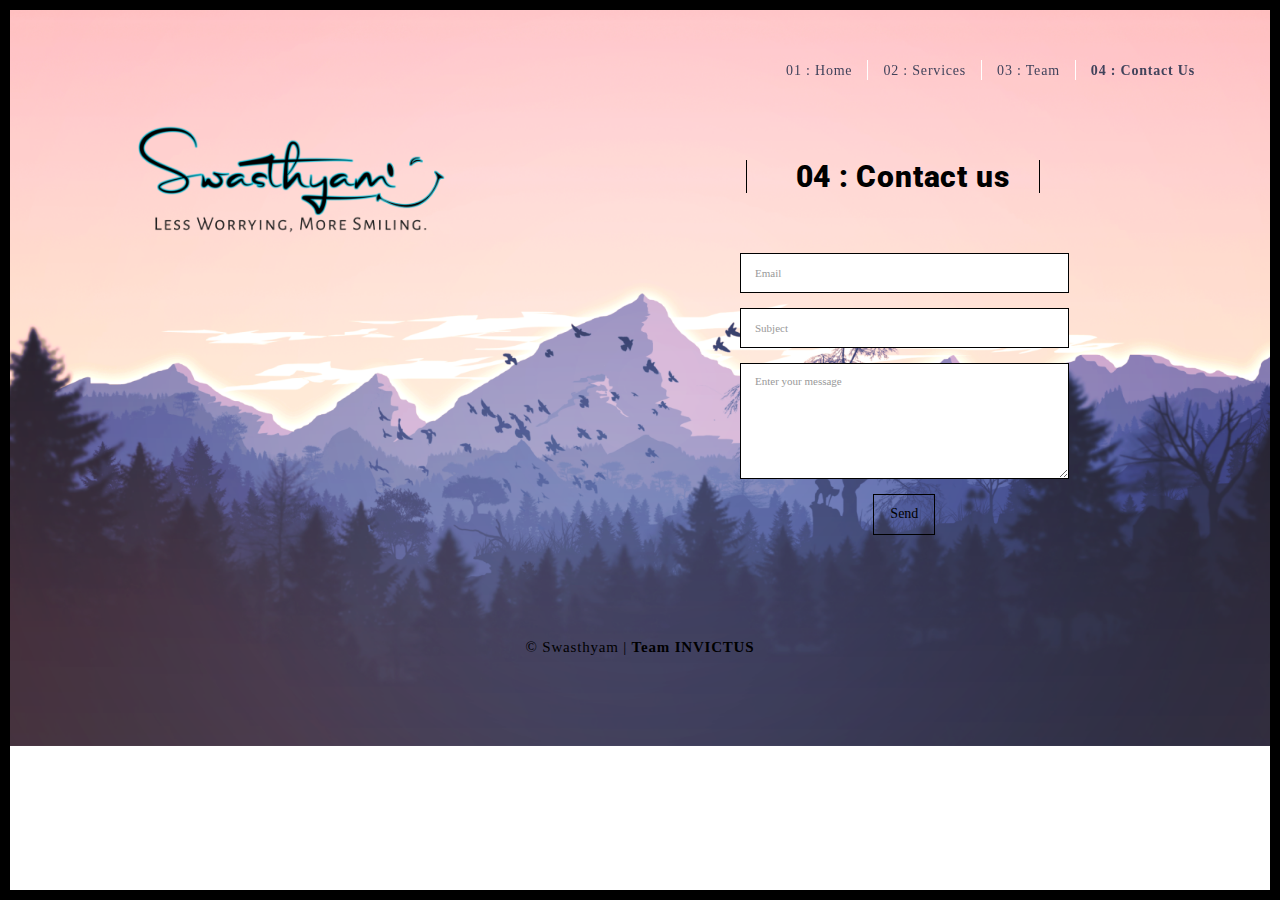
<file: contact.html>
<!DOCTYPE html>
<html lang="en">

<head>
  <meta charset="UTF-8">
  <meta content="IE=edge" http-equiv="X-UA-Compatible">
  <meta content="width=device-width,initial-scale=1" name="viewport">
  <meta content="description" name="description">
  <meta name="google" content="notranslate" />
  <meta content="Mashup templates have been developped by Orson.io team" name="author">

  <!-- Disable tap highlight on IE -->
  <meta name="msapplication-tap-highlight" content="no">

  <!-- Favicons -->
  <link href="assets/favicon.ico" rel="icon" sizes="16x16">

  <title>Contact</title>

  <link href="./main.3f6952e4.css" rel="stylesheet"></head>

<body class="">
<div id="site-border-left"></div>
<div id="site-border-right"></div>
<div id="site-border-top"></div>
<div id="site-border-bottom"></div>
<!-- Add your content of header -->
<header>
  <nav class="navbar  navbar-fixed-top navbar-inverse">
    <div class="container">
      <button type="button" class="navbar-toggle collapsed" data-toggle="collapse" data-target="#navbar-collapse" aria-expanded="false">
        <span class="sr-only">Toggle navigation</span>
        <span class="icon-bar"></span>
        <span class="icon-bar"></span>
        <span class="icon-bar"></span>
      </button>

      <div class="collapse navbar-collapse" id="navbar-collapse" style="float:right;margin-top:20px;">
        <ul class="nav navbar-nav ">
          <li><a href="./index.html" title="">01 : Home</a></li>
          <li><a href="./works.html" title="">02 : Services</a></li>
          <li><a href="./team.html" title="">03 : Team</a></li>
          <li><a href="./contact.html" title="">04 : Contact Us</a></li>
        </ul>
      </div>
    </div>
  </nav>
</header>
<!-- Add your site or app content here -->
<div class="hero-full-container background-image-container white-text-container" style="background-image: url('./assets/images/mountains.png'); height:736px;">
  <div class="container">
    <div class="row">
      <div class="col-xs-12" style="position: relative; padding-left:520px;">
        <img src="assets/images/swasthyam.png" alt="" style="position: absolute;width: 350px; height: 100x; left: 5%; padding-bottom:200px;">
        <div class="section-container-spacer text-center">
          <h1 class="h2" style="padding-left:50px; margin-top:150px;">04 : Contact us</h1>
        </div>
      </div>

      <div class="row">
        <div class="col-md-12 col-md-offset-1" style="padding-left:600px;">
          <form action="" class="reveal-content">
            <div class="row">
              <div class="col-md-7">
                <div class="form-group">
                  <input type="email" class="form-control" id="email" placeholder="Email">
                </div>
                <div class="form-group">
                  <input type="text" class="form-control" id="subject" placeholder="Subject">
                </div>
                <div class="form-group">
                  <textarea class="form-control" rows="5" placeholder="Enter your message"></textarea>
                </div>
                <center><button type="submit" class="btn btn-default btn-lg" style="">Send</button></center>
              </div>
            </div>
          </form>
        </div>

      </div>

    </div>
  </div>
  <footer class="footer-container text-center" style="padding-top:100px;">
    <div class="container">
      <div class="row">
        <div class="col-xs-12">
          <p>© Swasthyam | <b>Team INVICTUS</b></p>
        </div>
      </div>
    </div>
  </footer>
</div>

<script>
  document.addEventListener("DOMContentLoaded", function (event) {
     navActivePage();
  });
</script>
<script type="text/javascript" src="./main.70a66962.js"></script>
</body>
</html>
</file>
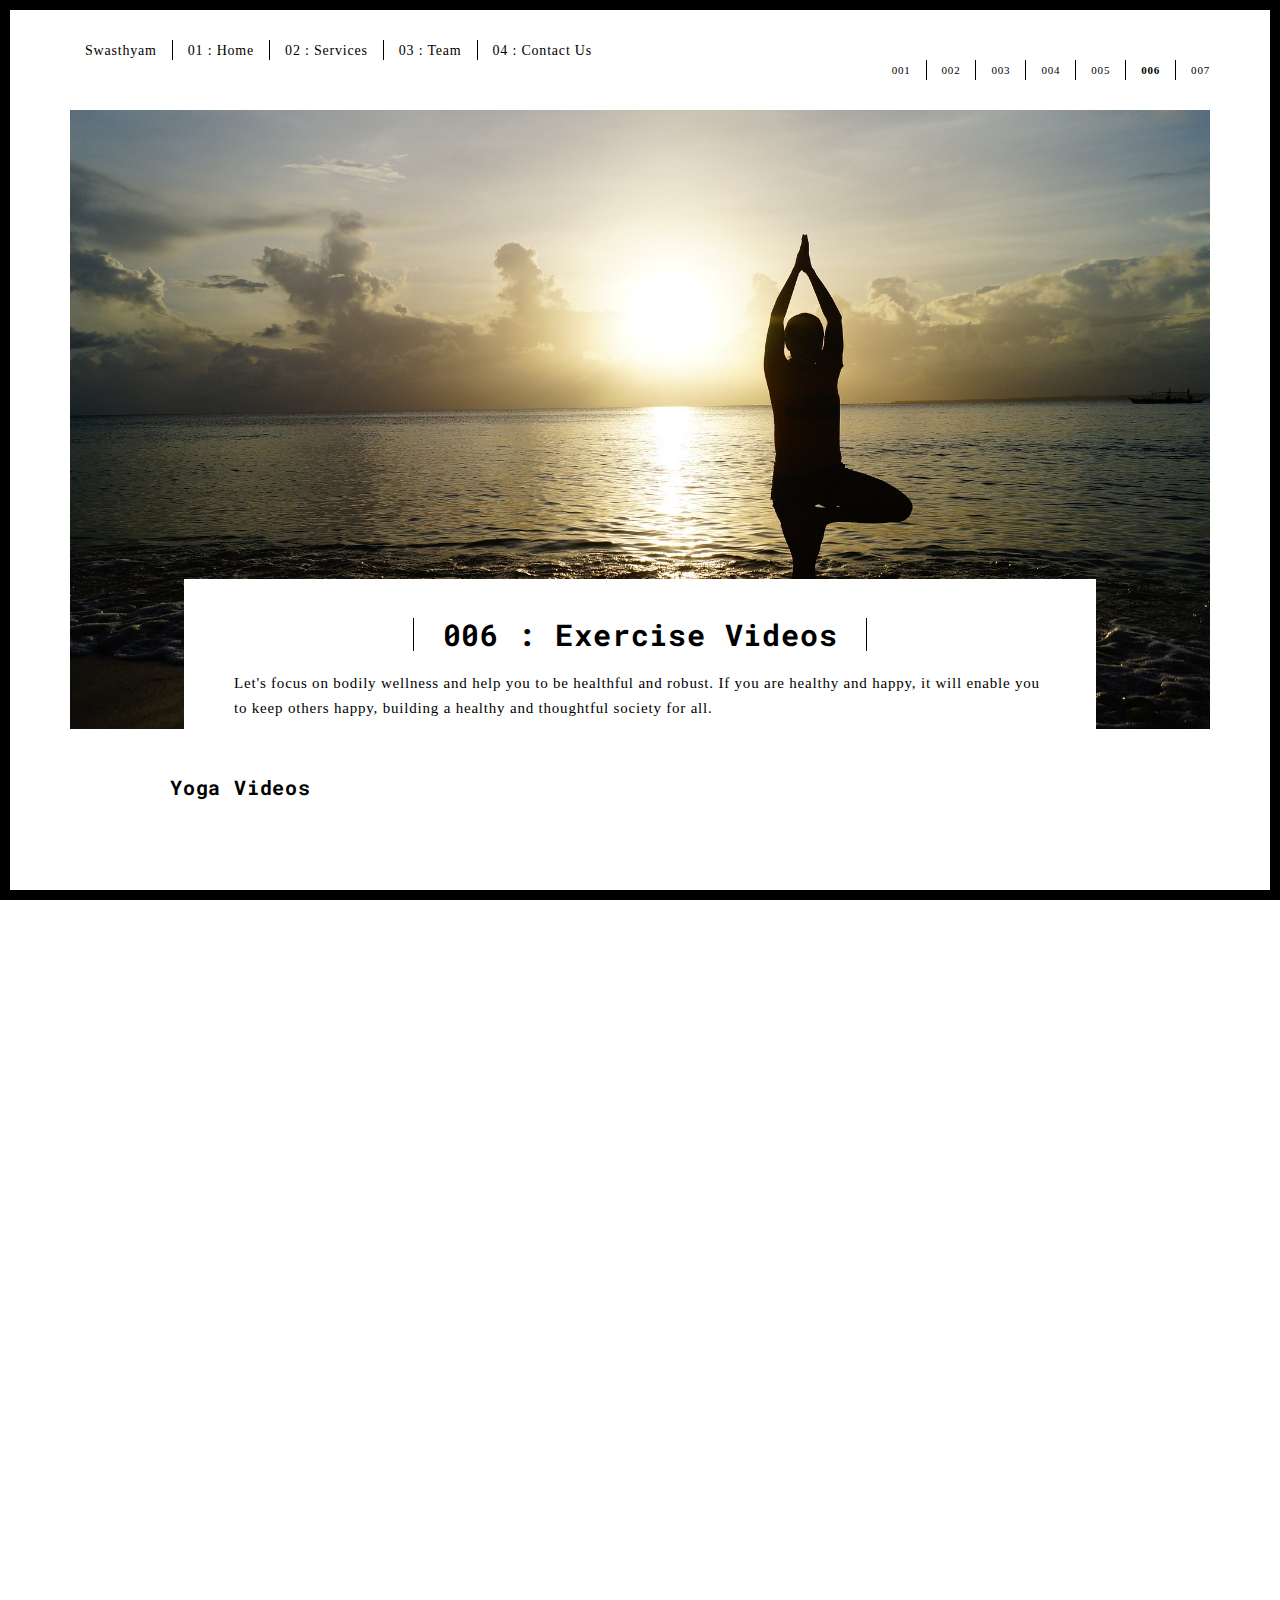
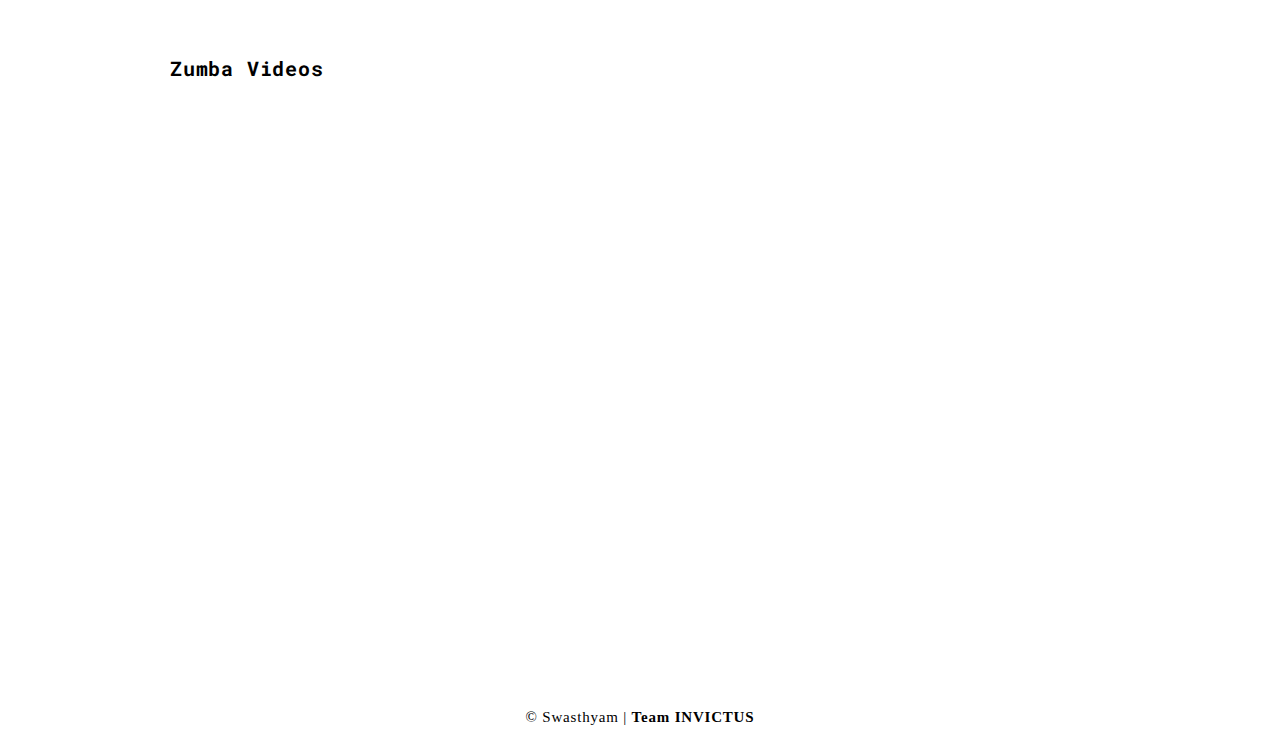
<file: exercise.html>
<!DOCTYPE html>
<html lang="en">

<head>
  <meta charset="UTF-8">
  <meta content="IE=edge" http-equiv="X-UA-Compatible">
  <meta content="width=device-width,initial-scale=1" name="viewport">
  <meta content="description" name="description">
  <meta name="google" content="notranslate" />
  <meta content="Mashup templates have been developped by Orson.io team" name="author">

  <!-- Disable tap highlight on IE -->
  <meta name="msapplication-tap-highlight" content="no">
  
  <!-- Favicons -->
  <link href="assets/favicon.ico" rel="icon" sizes="16x16">

  <title>Exercises</title>  

<link href="./main.3f6952e4.css" rel="stylesheet"></head>

<body class="">
<div id="site-border-left"></div>
<div id="site-border-right"></div>
<div id="site-border-top"></div>
<div id="site-border-bottom"></div>
<!-- Add your content of header -->
<header>
  <nav class="navbar  navbar-fixed-top navbar-default">
    <div class="container">
        <button type="button" class="navbar-toggle collapsed" data-toggle="collapse" data-target="#navbar-collapse" aria-expanded="false">
          <span class="sr-only">Toggle navigation</span>
          <span class="icon-bar"></span>
          <span class="icon-bar"></span>
          <span class="icon-bar"></span>
        </button>

      <div class="collapse navbar-collapse" id="navbar-collapse">
        <ul class="nav navbar-nav ">
          <li><a href="./index.html" title="">Swasthyam</a></li>
          <li><a href="./index.html" title="">01 : Home</a></li>
          <li><a href="./works.html" title="">02 : Services</a></li>
          <li><a href="./team.html" title="">03 : Team</a></li>
          <li><a href="./contact.html" title="">04 : Contact Us</a></li>
        </ul>


          <ul class="nav navbar-nav navbar-right navbar-small visible-md visible-lg" style="padding-top: 20px;">
            <li><a href="./work.html" title="">001</a></li>
            <li><a href="./games.html" title="">002</a></li>
            <li><a href="./music.html" title="">003</a></li>
            <li><a href="./quotes.html" title="">004</a></li>
            <li><a href="./meditation.html" title="">005</a></li>
            <li><a href="./exercise.html" title="" class="active">006</a></li>
            <li><a href="./standup.html" title="" >007</a></li>
          </ul>


      </div> 
    </div>
  </nav>
</header>
<div class="section-container">
  <div class="container">
    <div class="row">
      <div class="col-xs-12">
        <img src="assets/images/beach.jpg" class="img-responsive" alt="" width="1200px">
        <div class="card-container">
          <div class="text-center">
            <h1 class="h2">006 : Exercise Videos</h1>
          </div>
          <p>Let's focus on bodily wellness and help you to be healthful and robust. If you are healthy and happy, it will enable you to keep others happy, building a healthy and thoughtful society for all.</p>
          

   
        </div>
      </div>

      <div class="row" style="padding-left: 100px;">
        <h3 style = "margin-left: 30px; margin-bottom: 40px;">Yoga Videos</h3>
        <div class="col-12 col-md-6">
            <iframe width="400" height="225" src="https://www.youtube.com/embed/Nw2oBIrQGLo" title="YouTube video player" frameborder="0" allow="accelerometer; autoplay; clipboard-write; encrypted-media; gyroscope; picture-in-picture" allowfullscreen></iframe>
        </div>
        <div class="col-12 col-md-6">
            <iframe width="400" height="225" src="https://www.youtube.com/embed/s2NQhpFGIOg" title="YouTube video player" frameborder="0" allow="accelerometer; autoplay; clipboard-write; encrypted-media; gyroscope; picture-in-picture" allowfullscreen></iframe>
        </div>
        <div class="col-12 col-md-6">
            <iframe width="400" height="225" style="margin-top: 40px;" src="https://www.youtube.com/embed/hJbRpHZr_d0" title="YouTube video player" frameborder="0" allow="accelerometer; autoplay; clipboard-write; encrypted-media; gyroscope; picture-in-picture" allowfullscreen></iframe>
        </div>
        <div class="col-12 col-md-6">
            <iframe width="400" height="225" style="margin-top: 40px;" src="https://www.youtube.com/embed/Enz98dDXQfY" title="YouTube video player" frameborder="0" allow="accelerometer; autoplay; clipboard-write; encrypted-media; gyroscope; picture-in-picture" allowfullscreen></iframe>
        </div>
        <div class="col-12 col-md-6">
            <iframe width="400" height="225" style="margin-top: 40px;" src="https://www.youtube.com/embed/yKItGCpL73M" title="YouTube video player" frameborder="0" allow="accelerometer; autoplay; clipboard-write; encrypted-media; gyroscope; picture-in-picture" allowfullscreen></iframe>
        </div>
        <div class="col-12 col-md-6">
            <iframe width="400" height="225" style="margin-top: 40px;" src="https://www.youtube.com/embed/BiWDsfZ3zbo" title="YouTube video player" frameborder="0" allow="accelerometer; autoplay; clipboard-write; encrypted-media; gyroscope; picture-in-picture" allowfullscreen></iframe>
        </div>
      </div>

      <div class="row" style="padding-left: 100px;">
        <h3 style = "margin-left: 30px; margin-bottom: 40px; margin-top: 40px;">Zumba Videos</h3>
        <div class="col-12 col-md-6">
            <iframe width="400" height="225" src="https://www.youtube.com/embed/vG_Bs0QLc3I" title="YouTube video player" frameborder="0" allow="accelerometer; autoplay; clipboard-write; encrypted-media; gyroscope; picture-in-picture" allowfullscreen></iframe>
        </div>
        <div class="col-12 col-md-6">
            <iframe width="400" height="225" src="https://www.youtube.com/embed/KSxOGIzCZmA" title="YouTube video player" frameborder="0" allow="accelerometer; autoplay; clipboard-write; encrypted-media; gyroscope; picture-in-picture" allowfullscreen></iframe>
        </div>
        <div class="col-12 col-md-6">
            <iframe width="400" height="225" style="margin-top: 40px;" src="https://www.youtube.com/embed/tmpV2u1HD0I" title="YouTube video player" frameborder="0" allow="accelerometer; autoplay; clipboard-write; encrypted-media; gyroscope; picture-in-picture" allowfullscreen></iframe>
        </div>
        <div class="col-12 col-md-6">
            <iframe width="400" height="225" style="margin-top: 40px;" src="https://www.youtube.com/embed/qNByp5yiKOI" title="YouTube video player" frameborder="0" allow="accelerometer; autoplay; clipboard-write; encrypted-media; gyroscope; picture-in-picture" allowfullscreen></iframe>
        </div>
      </div>




      

    </div>
  </div>
</div>


<footer class="footer-container text-center">
  <div class="container">
    <div class="row">
      <div class="col-xs-12">
        <p>© Swasthyam | <b>Team INVICTUS</b></p>
      </div>
    </div>
  </div>
</footer>

<script>
  document.addEventListener("DOMContentLoaded", function (event) {
     navActivePage();
  });
</script>
<script type="text/javascript" src="./main.70a66962.js"></script></body>

</html>
</file>
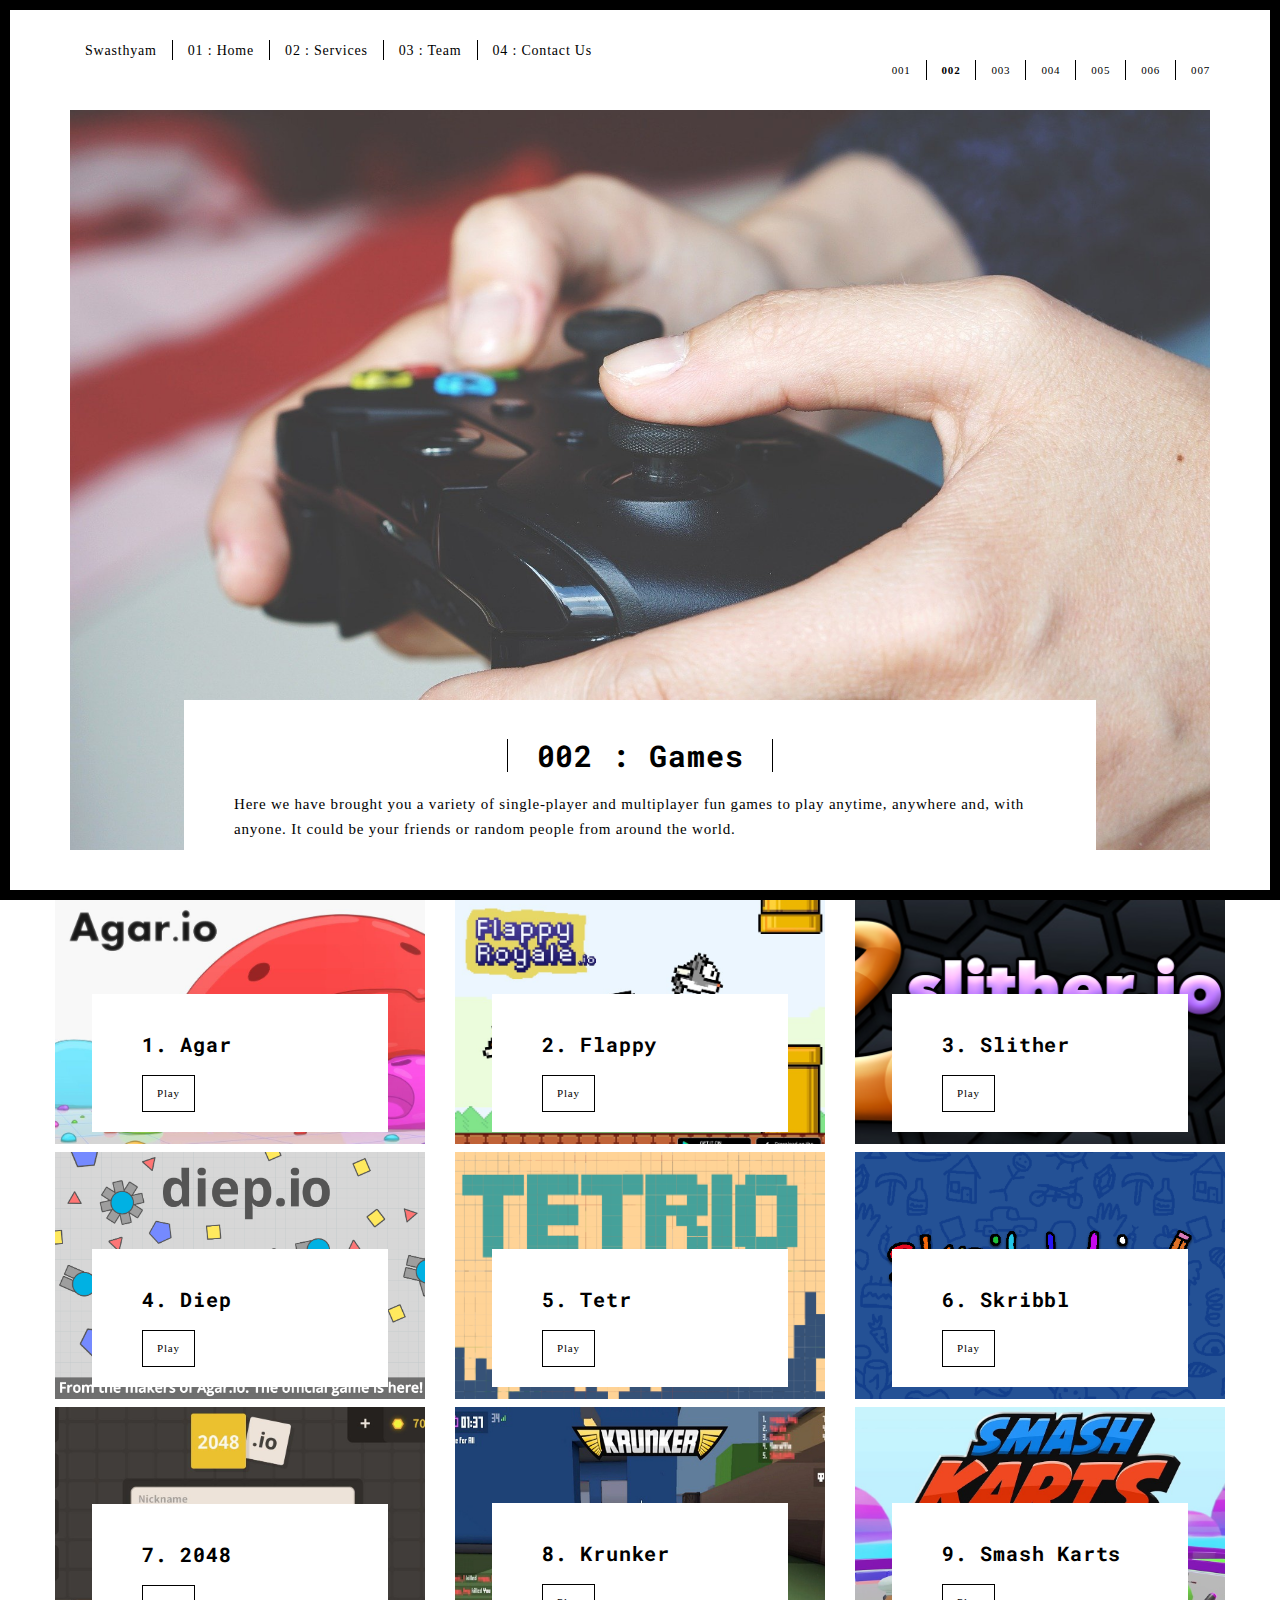
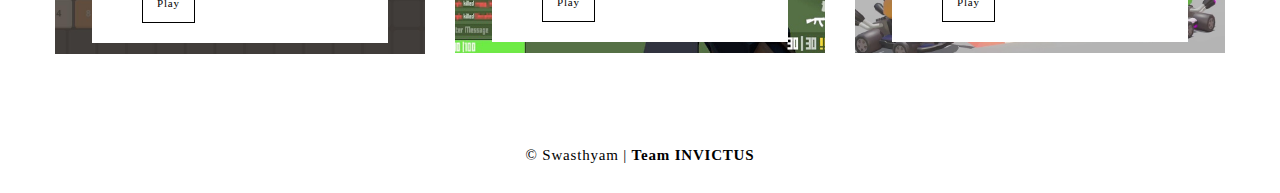
<file: games.html>
<!DOCTYPE html>
<html lang="en">

<head>
    <meta charset="UTF-8">
    <meta content="IE=edge" http-equiv="X-UA-Compatible">
    <meta content="width=device-width,initial-scale=1" name="viewport">
    <meta content="description" name="description">
    <meta name="google" content="notranslate" />
    <meta content="Mashup templates have been developped by Orson.io team" name="author">

    <!-- Disable tap highlight on IE -->
    <meta name="msapplication-tap-highlight" content="no">

    <!-- Favicons -->
    <link href="assets/favicon.ico" rel="icon" sizes="16x16">

    <title>Games</title>

    <link href="./main.3f6952e4.css" rel="stylesheet"></head>

<body class="">
<div id="site-border-left"></div>
<div id="site-border-right"></div>
<div id="site-border-top"></div>
<div id="site-border-bottom"></div>
<!-- Add your content of header -->
<header>
    <nav class="navbar  navbar-fixed-top navbar-default">
        <div class="container">
            <button type="button" class="navbar-toggle collapsed" data-toggle="collapse" data-target="#navbar-collapse" aria-expanded="false">
                <span class="sr-only">Toggle navigation</span>
                <span class="icon-bar"></span>
                <span class="icon-bar"></span>
                <span class="icon-bar"></span>
            </button>

            <div class="collapse navbar-collapse" id="navbar-collapse">
                <ul class="nav navbar-nav ">
                    <li><a href="./index.html" title="">Swasthyam</a></li>
                    <li><a href="./index.html" title="">01 : Home</a></li>
                    <li><a href="./works.html" title="">02 : Services</a></li>
                    <li><a href="./team.html" title="">03 : Team</a></li>
                    <li><a href="./contact.html" title="">04 : Contact Us</a></li>
                </ul>


                <ul class="nav navbar-nav navbar-right navbar-small visible-md visible-lg" style="padding-top: 20px;">
                    <li><a href="./work.html" title="">001</a></li>
                    <li><a href="./games.html" title="" class="active">002</a></li>
                    <li><a href="./music.html" title="">003</a></li>
                    <li><a href="./quotes.html" title="">004</a></li>
                    <li><a href="./meditation.html" title="">005</a></li>
                    <li><a href="./exercise.html" title="">006</a></li>
                    <li><a href="./standup.html" title="">007</a></li>
                </ul>


            </div>
        </div>
    </nav>
</header>
<div class="section-container">
    <div class="container">
        <div class="row">
            <div class="col-xs-12">
                <img src="assets/images/game2.jpg" class="img-responsive" alt="" width="1200px" height="400px">
                <div class="card-container">
                    <div class="text-center">
                        <h1 class="h2">002 : Games</h1>
                    </div>
                    <p>Here we have brought you a variety of single-player and multiplayer fun games to play anytime, anywhere and, with anyone. It could be your friends or random people from around the world.</p>
                </div>
            </div>

            <div class="row">
                <div class="col-sm-4">
                    <a href="" title="">
                        <img src="./assets/images/games/1.jpg" alt="" class="img-responsive">
                    </a>
                    <div class="card-container card-container-lg">
                        <h3>1. Agar</h3>

                        <a href="https://agar.io/" title="" class="btn btn-default">Play</a>
                    </div>
                </div>
                <div class="col-sm-4">
                    <a href="" title="">
                        <img src="./assets/images/games/2.jpg" alt="" class="img-responsive">
                    </a>
                    <div class="card-container card-container-lg">
                        <h3>2. Flappy</h3>
                        <a href="https://flappyroyale.io/" title="" class="btn btn-default">Play</a>
                    </div>
                </div>
                <div class="col-sm-4">
                    <a href="" title="">
                        <img src="./assets/images/games/3.png" alt="" class="img-responsive">
                    </a>
                    <div class="card-container card-container-lg">
                        <h3>3. Slither</h3>
                        <a href="http://slither.io/" title="" class="btn btn-default">Play</a>
                    </div>
                </div>

            </div>
            <!--/row-->

            <div class="row">
                <div class="col-sm-4">

                    <a href="" title="">
                        <img src="./assets/images/games/4.png" alt="" class="img-responsive">
                    </a>
                    <div class="card-container card-container-lg">
                        <h3>4. Diep</h3>
                        <a href="https://diep.io/" title="" class="btn btn-default">Play</a>
                    </div>
                </div>
                <div class="col-sm-4">
                    <a href="" title="">
                        <img src="./assets/images/games/5.png" alt="" class="img-responsive">
                    </a>
                    <div class="card-container card-container-lg">
                        <h3>5. Tetr</h3>
                        <a href="https://tetr.io/" title="" class="btn btn-default">Play</a>
                    </div>
                </div>
                <div class="col-sm-4">
                    <a href="" title="">
                        <img src="./assets/images/games/6.png" alt="" class="img-responsive">
                    </a>
                    <div class="card-container card-container-lg">
                        <h3>6. Skribbl</h3>
                        <a href="https://skribbl.io/" title="" class="btn btn-default">Play</a>
                    </div>
                </div>

            </div>
            <!--/row-->

            <div class="row">
                <div class="col-sm-4">

                    <a href="" title="">
                        <img src="./assets/images/games/7.jpg" alt="" class="img-responsive">
                    </a>
                    <div class="card-container card-container-lg">
                        <h3>7. 2048</h3>
                        <a href="http://2048.io/" title="" class="btn btn-default">Play</a>
                    </div>
                </div>
                <div class="col-sm-4">
                    <a href="" title="">
                        <img src="./assets/images/games/8.png" alt="" class="img-responsive">
                    </a>
                    <div class="card-container card-container-lg">
                        <h3>8. Krunker</h3>
                        <a href="https://krunker.io/" title="" class="btn btn-default">Play</a>
                    </div>
                </div>
                <div class="col-sm-4">
                    <a href="" title="">
                        <img src="./assets/images/games/9.jpg" alt="" class="img-responsive">
                    </a>
                    <div class="card-container card-container-lg">
                        <h3>9. Smash Karts</h3>
                        <a href="https://smashkarts.io/" title="" class="btn btn-default">Play</a>
                    </div>
                </div>
            </div>
        </div>
    </div>
</div>


<footer class="footer-container text-center">
    <div class="container">
        <div class="row">
            <div class="col-xs-12">
                <p>© Swasthyam | <b>Team INVICTUS</b></p>
            </div>
        </div>
    </div>
</footer>

<script>
  document.addEventListener("DOMContentLoaded", function (event) {
     navActivePage();
  });
</script>
<script type="text/javascript" src="./main.70a66962.js"></script>
</body>
</html>
</file>
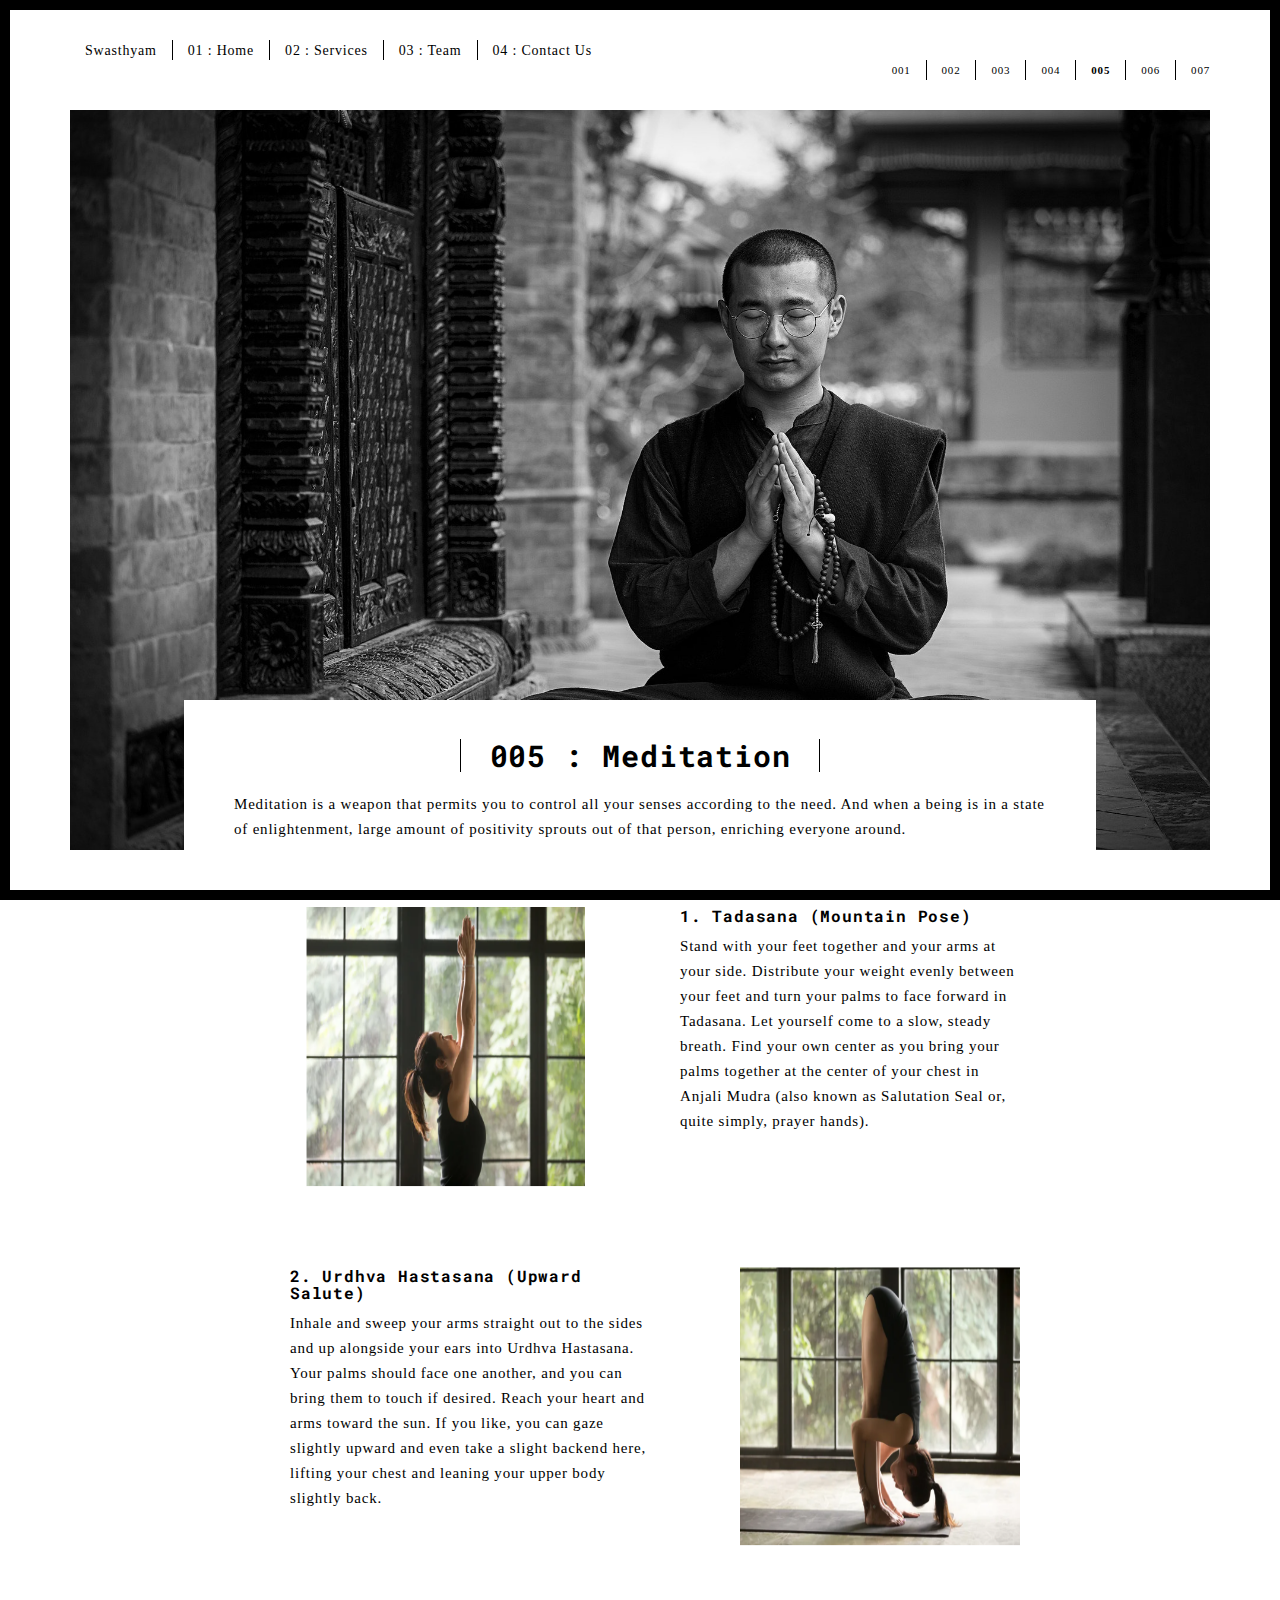
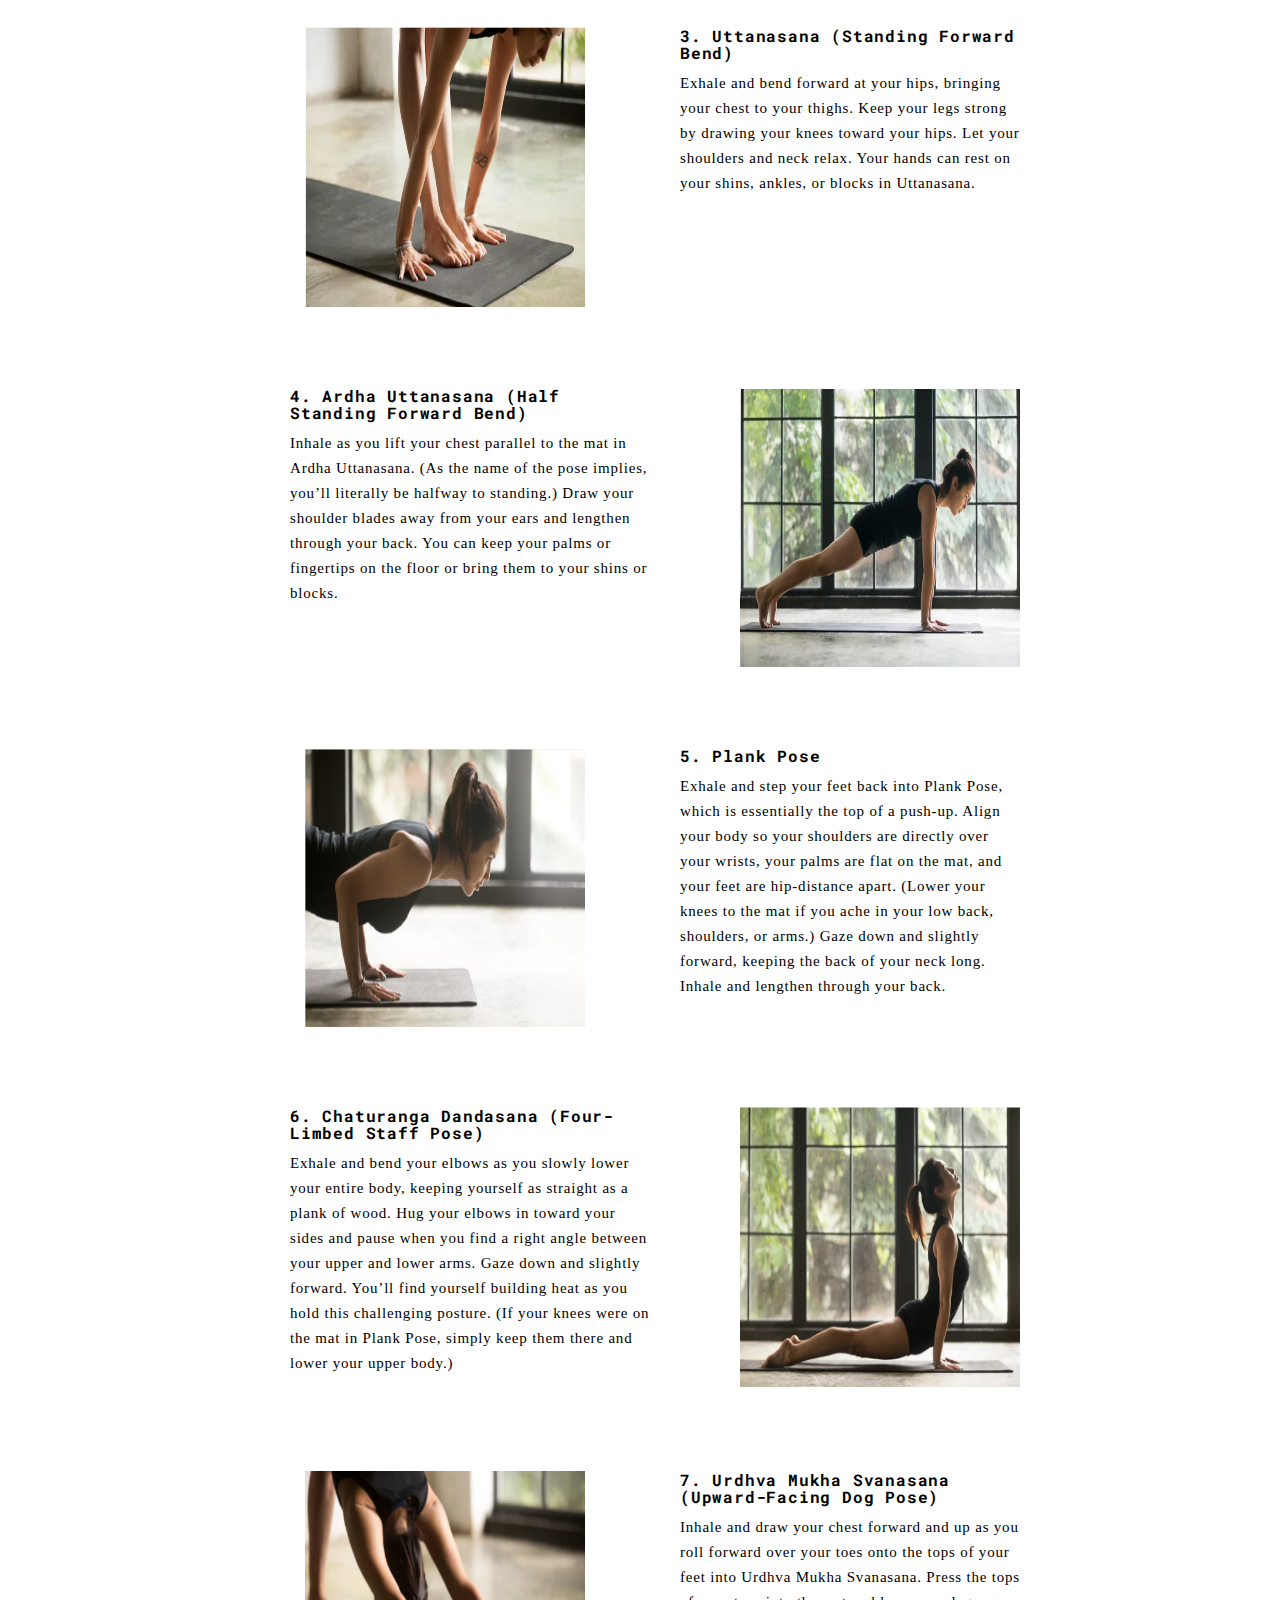
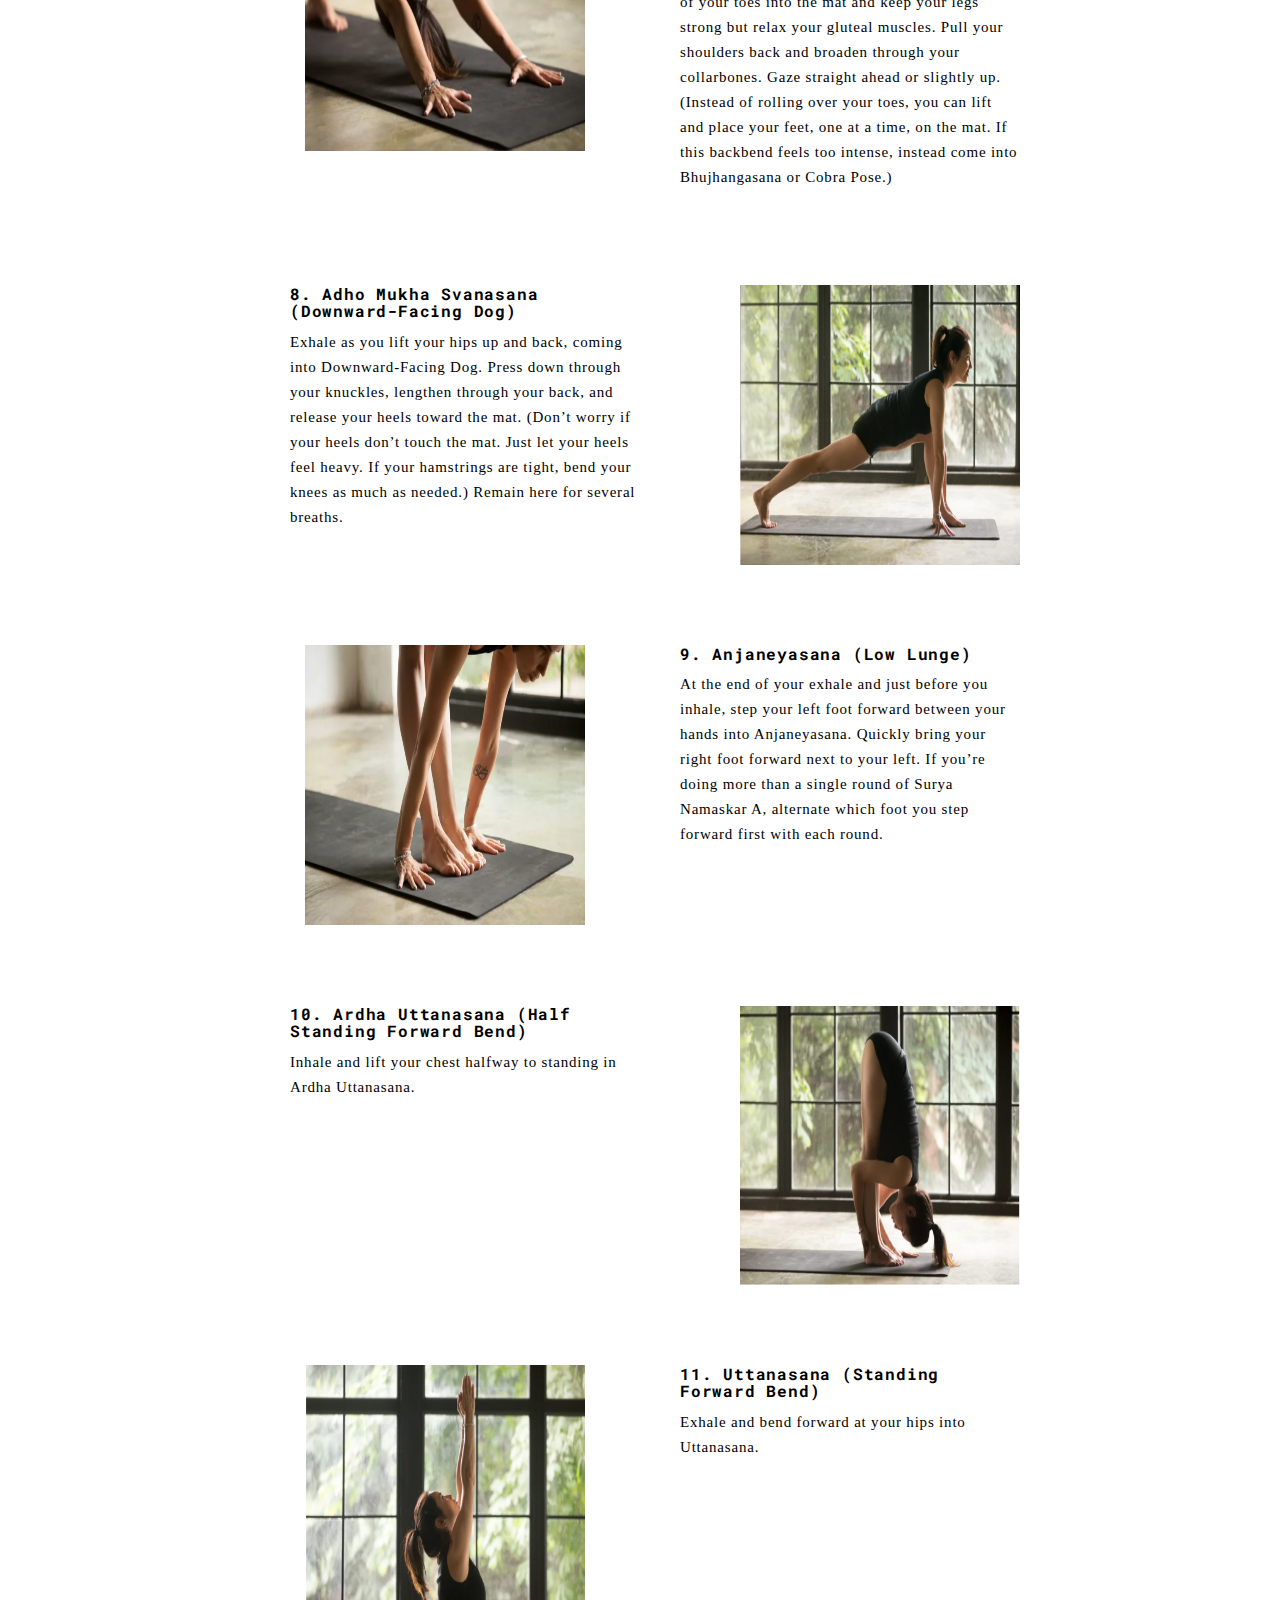
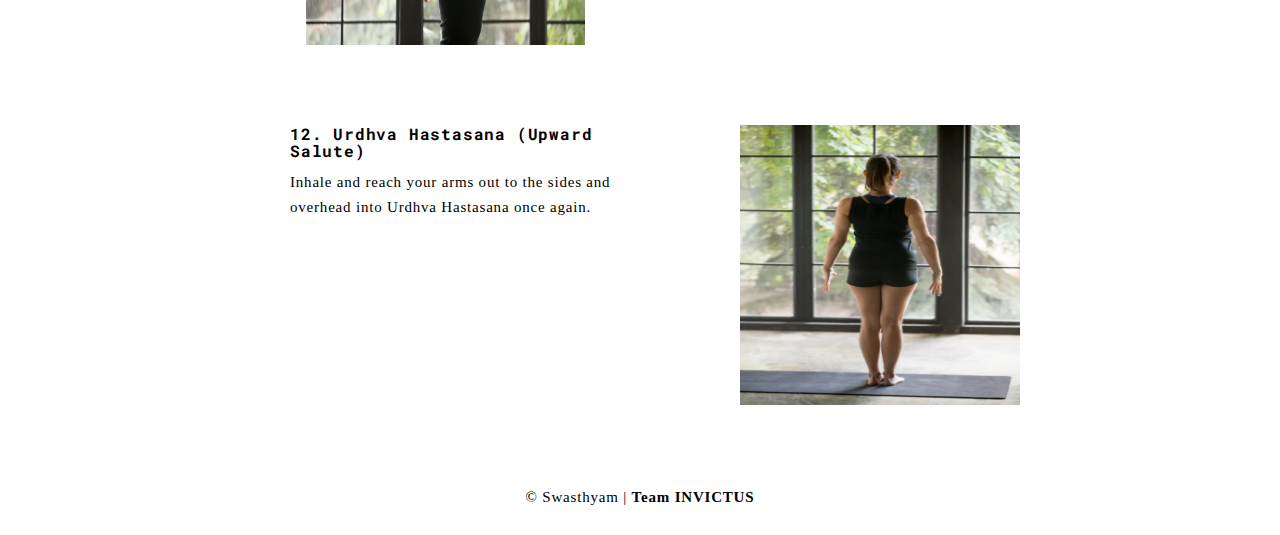
<file: meditation.html>
<!DOCTYPE html>
<html lang="en">

<head>
  <meta charset="UTF-8">
  <meta content="IE=edge" http-equiv="X-UA-Compatible">
  <meta content="width=device-width,initial-scale=1" name="viewport">
  <meta content="description" name="description">
  <meta name="google" content="notranslate" />
  <meta content="Mashup templates have been developped by Orson.io team" name="author">

  <!-- Disable tap highlight on IE -->
  <meta name="msapplication-tap-highlight" content="no">
  
  <!-- Favicons -->
  <link href="assets/favicon.ico" rel="icon" sizes="16x16">
  
  
  <title>Meditation</title>  

<link href="./main.3f6952e4.css" rel="stylesheet"></head>

<body class="">
<div id="site-border-left"></div>
<div id="site-border-right"></div>
<div id="site-border-top"></div>
<div id="site-border-bottom"></div>
<!-- Add your content of header -->
<header>
  <nav class="navbar  navbar-fixed-top navbar-default">
    <div class="container">
        <button type="button" class="navbar-toggle collapsed" data-toggle="collapse" data-target="#navbar-collapse" aria-expanded="false">
          <span class="sr-only">Toggle navigation</span>
          <span class="icon-bar"></span>
          <span class="icon-bar"></span>
          <span class="icon-bar"></span>
        </button>

      <div class="collapse navbar-collapse" id="navbar-collapse">
        <ul class="nav navbar-nav ">
          <li><a href="./index.html" title="">Swasthyam</a></li>
          <li><a href="./index.html" title="">01 : Home</a></li>
          <li><a href="./works.html" title="">02 : Services</a></li>
          <li><a href="./team.html" title="">03 : Team</a></li>
          <li><a href="./contact.html" title="">04 : Contact Us</a></li>
        </ul>


          <ul class="nav navbar-nav navbar-right navbar-small visible-md visible-lg" style="padding-top: 20px;">
            <li><a href="./work.html" title="">001</a></li>
            <li><a href="./games.html" title="">002</a></li>
            <li><a href="./music.html" title="">003</a></li>
            <li><a href="./quotes.html" title="">004</a></li>
            <li><a href="./meditation.html" title="" class="active">005</a></li>
            <li><a href="./exercise.html" title="">006</a></li>
            <li><a href="./standup.html" title="">007</a></li>
          </ul>


      </div> 
    </div>
  </nav>
</header>
<div class="section-container">
  <div class="container">
    <div class="row">
      <div class="col-xs-12">
        <img src="assets/images/yoga.jpg" class="img-responsive" alt="" width="1200px">
        <div class="card-container">
          <div class="text-center">
            <h1 class="h2">005 : Meditation</h1>
          </div>
          <p>Meditation is a weapon that permits you to control all your senses according to the need. And when a being is in a state of enlightenment, large amount of positivity sprouts out of that person, enriching everyone around.</p>
          

   
        </div>
      </div>

     

      <div class="row" style="padding-left: 50px;">
        <div class="col-6 col-md-6" >
            <img src="assets/images/meditation/1.png" style="height: 280px; width: 280px;margin-left: 200px; margin-top: 10px;" alt="">
        </div>
        <div class="col-6 col-md-6" style="padding-right: 220px;">
          <h4 style="font-size: 1.6rem;">1. Tadasana (Mountain Pose)</h4>
          <p>Stand with your feet together and your arms at your side. Distribute your weight evenly between your feet and turn your palms to face forward in Tadasana. Let yourself come to a slow, steady breath. Find your own center as you bring your palms together at the center of your chest in Anjali Mudra (also known as Salutation Seal or, quite simply, prayer hands).</p>
        </div>
      </div>  

      <div class="row" style="padding-left: 50px; padding-top: 70px;">
        <div class="col-6 col-md-6" style="padding-left: 200px;">
          <h4 style="font-size: 1.6rem;">2. Urdhva Hastasana (Upward Salute)</h4>
          <p>Inhale and sweep your arms straight out to the sides and up alongside your ears into Urdhva Hastasana. Your palms should face one another, and you can bring them to touch if desired. Reach your heart and arms toward the sun. If you like, you can gaze slightly upward and even take a slight backend here, lifting your chest and leaning your upper body slightly back.</p>
        </div>
        <div class="col-6 col-md-6" >
          <img src="assets/images/meditation/2.png" style="height: 280px; width: 280px;margin-top: 10px; margin-left: 60px;" alt="">
      </div>
      </div>
      
      <div class="row" style="padding-left: 50px; padding-top: 70px;">
        <div class="col-6 col-md-6" >
            <img src="assets/images/meditation/3.png" style="height: 280px; width: 280px;margin-left: 200px; margin-top: 10px;" alt="">
        </div>
        <div class="col-6 col-md-6" style="padding-right: 220px;">
          <h4 style="font-size: 1.6rem;">3. Uttanasana (Standing Forward Bend)</h4>
          <p>Exhale and bend forward at your hips, bringing your chest to your thighs. Keep your legs strong by drawing your knees toward your hips. Let your shoulders and neck relax. Your hands can rest on your shins, ankles, or blocks in Uttanasana.</p>
        </div>
      </div>  

      <div class="row" style="padding-left: 50px; padding-top: 70px;">
        <div class="col-6 col-md-6" style="padding-left: 200px;">
          <h4 style="font-size: 1.6rem;">4. Ardha Uttanasana (Half Standing Forward Bend)</h4>
          <p>Inhale as you lift your chest parallel to the mat in Ardha Uttanasana. (As the name of the pose implies, you’ll literally be halfway to standing.) Draw your shoulder blades away from your ears and lengthen through your back. You can keep your palms or fingertips on the floor or bring them to your shins or blocks.</p>
        </div>
        <div class="col-6 col-md-6" >
          <img src="assets/images/meditation/4.png" style="height: 280px; width: 280px;margin-top: 10px; margin-left: 60px;" alt="">
      </div>
      </div>  

      <div class="row" style="padding-left: 50px; padding-top: 70px;">
        <div class="col-6 col-md-6" >
            <img src="assets/images/meditation/5.png" style="height: 280px; width: 280px;margin-left: 200px; margin-top: 10px;" alt="">
        </div>
        <div class="col-6 col-md-6" style="padding-right: 220px;">
          <h4 style="font-size: 1.6rem;">5. Plank Pose</h4>
          <p>Exhale and step your feet back into Plank Pose, which is essentially the top of a push-up. Align your body so your shoulders are directly over your wrists, your palms are flat on the mat, and your feet are hip-distance apart. (Lower your knees to the mat if you ache in your low back, shoulders, or arms.) Gaze down and slightly forward, keeping the back of your neck long. Inhale and lengthen through your back.</p>
        </div>
      </div>  

      <div class="row" style="padding-left: 50px; padding-top: 70px;">
        <div class="col-6 col-md-6" style="padding-left: 200px;">
          <h4 style="font-size: 1.6rem;">6. Chaturanga Dandasana (Four-Limbed Staff Pose)</h4>
          <p>Exhale and bend your elbows as you slowly lower your entire body, keeping yourself as straight as a plank of wood. Hug your elbows in toward your sides and pause when you find a right angle between your upper and lower arms. Gaze down and slightly forward. You’ll find yourself building heat as you hold this challenging posture. (If your knees were on the mat in Plank Pose, simply keep them there and lower your upper body.)</p>
        </div>
        <div class="col-6 col-md-6" >
          <img src="assets/images/meditation/6.png" style="height: 280px; width: 280px;margin-top: 10px; margin-left: 60px;" alt="">
      </div>
      </div>  

      <div class="row" style="padding-left: 50px; padding-top: 70px;">
        <div class="col-6 col-md-6" >
            <img src="assets/images/meditation/7.png" style="height: 280px; width: 280px;margin-left: 200px; margin-top: 10px;" alt="">
        </div>
        <div class="col-6 col-md-6" style="padding-right: 220px;">
          <h4 style="font-size: 1.6rem;">7. Urdhva Mukha Svanasana (Upward-Facing Dog Pose)</h4>
          <p>Inhale and draw your chest forward and up as you roll forward over your toes onto the tops of your feet into Urdhva Mukha Svanasana. Press the tops of your toes into the mat and keep your legs strong but relax your gluteal muscles. Pull your shoulders back and broaden through your collarbones. Gaze straight ahead or slightly up. (Instead of rolling over your toes, you can lift and place your feet, one at a time, on the mat. If this backbend feels too intense, instead come into Bhujhangasana or Cobra Pose.)</p>
        </div>
      </div>  

      <div class="row" style="padding-left: 50px; padding-top: 70px;">
        <div class="col-6 col-md-6" style="padding-left: 200px;">
          <h4 style="font-size: 1.6rem;">8. Adho Mukha Svanasana (Downward-Facing Dog)</h4>
          <p>Exhale as you lift your hips up and back, coming into Downward-Facing Dog. Press down through your knuckles, lengthen through your back, and release your heels toward the mat. (Don’t worry if your heels don’t touch the mat. Just let your heels feel heavy. If your hamstrings are tight, bend your knees as much as needed.) Remain here for several breaths.</p>
        </div>
        <div class="col-6 col-md-6" >
          <img src="assets/images/meditation/8.png" style="height: 280px; width: 280px;margin-top: 10px; margin-left: 60px;" alt="">
      </div>
      </div>  

      <div class="row" style="padding-left: 50px; padding-top: 70px;">
        <div class="col-6 col-md-6" >
            <img src="assets/images/meditation/9.png" style="height: 280px; width: 280px;margin-left: 200px; margin-top: 10px;" alt="">
        </div>
        <div class="col-6 col-md-6" style="padding-right: 220px;">
          <h4 style="font-size: 1.6rem;">9. Anjaneyasana (Low Lunge)</h4>
          <p>At the end of your exhale and just before you inhale, step your left foot forward between your hands into Anjaneyasana. Quickly bring your right foot forward next to your left. If you’re doing more than a single round of Surya Namaskar A, alternate which foot you step forward first with each round.</p>
        </div>
      </div>  

      <div class="row" style="padding-left: 50px; padding-top: 70px;">
        <div class="col-6 col-md-6" style="padding-left: 200px;">
          <h4 style="font-size: 1.6rem;">10. Ardha Uttanasana (Half Standing Forward Bend)</h4>
          <p>Inhale and lift your chest halfway to standing in Ardha Uttanasana.</p>
        </div>
        <div class="col-6 col-md-6" >
          <img src="assets/images/meditation/10.png" style="height: 280px; width: 280px;margin-top: 10px; margin-left: 60px;" alt="">
      </div>
      </div>  

      <div class="row" style="padding-left: 50px; padding-top: 70px;">
        <div class="col-6 col-md-6" >
            <img src="assets/images/meditation/11.png" style="height: 280px; width: 280px;margin-left: 200px; margin-top: 10px;" alt="">
        </div>
        <div class="col-6 col-md-6" style="padding-right: 220px;">
          <h4 style="font-size: 1.6rem;">11. Uttanasana (Standing Forward Bend)</h4>
          <p>Exhale and bend forward at your hips into Uttanasana.
          </p>
        </div>
      </div>  

      <div class="row" style="padding-left: 50px; padding-top: 70px;">
        <div class="col-6 col-md-6" style="padding-left: 200px;">
          <h4 style="font-size: 1.6rem;">12. Urdhva Hastasana (Upward Salute)</h4>
          <p>Inhale and reach your arms out to the sides and overhead into Urdhva Hastasana once again.</p>
        </div>
        <div class="col-6 col-md-6" >
          <img src="assets/images/meditation/12.png" style="height: 280px; width: 280px;margin-top: 10px; margin-left: 60px;" alt="">
      </div>
      </div>  


      

    </div>
  </div>
</div>


<footer class="footer-container text-center">
  <div class="container">
    <div class="row">
      <div class="col-xs-12">
        <p>© Swasthyam | <b>Team INVICTUS</b></p>
      </div>
    </div>
  </div>
</footer>

<script>
  document.addEventListener("DOMContentLoaded", function (event) {
     navActivePage();
  });
</script>
<script type="text/javascript" src="./main.70a66962.js"></script></body>

</html>
</file>
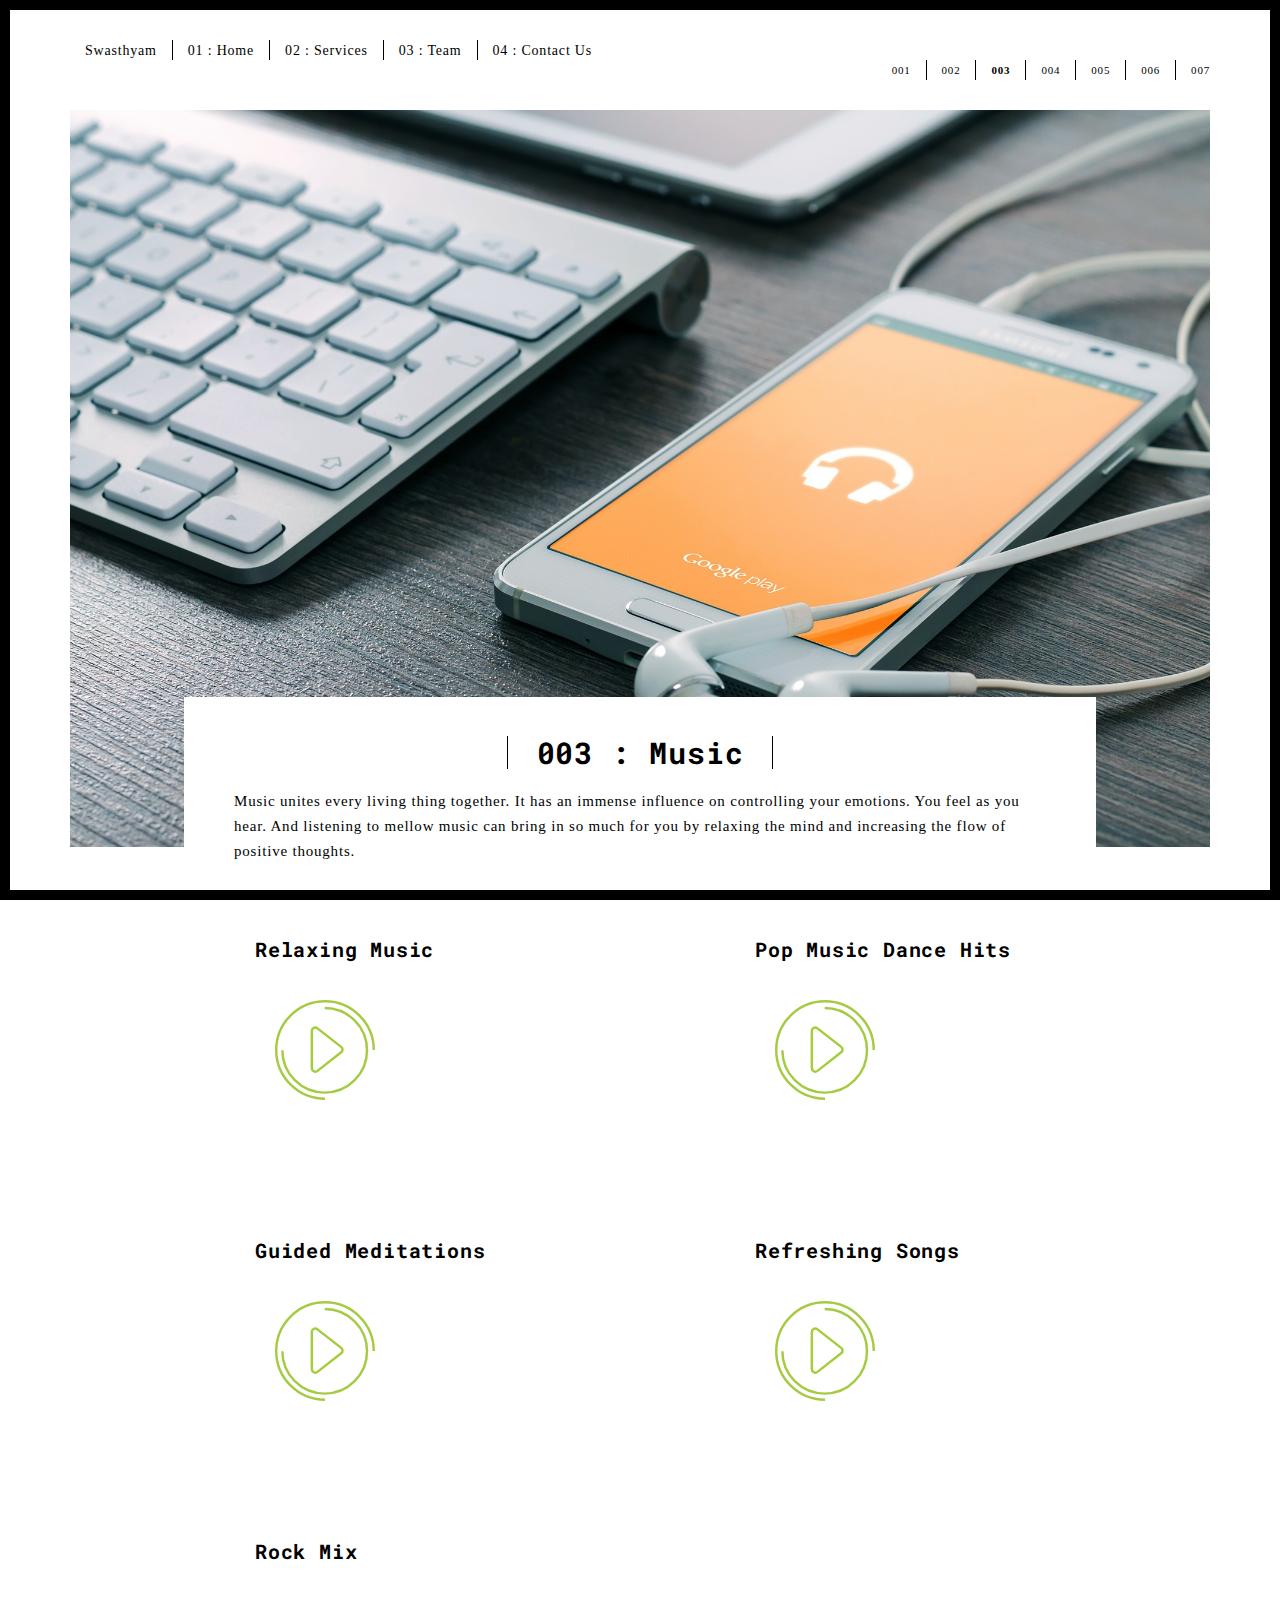
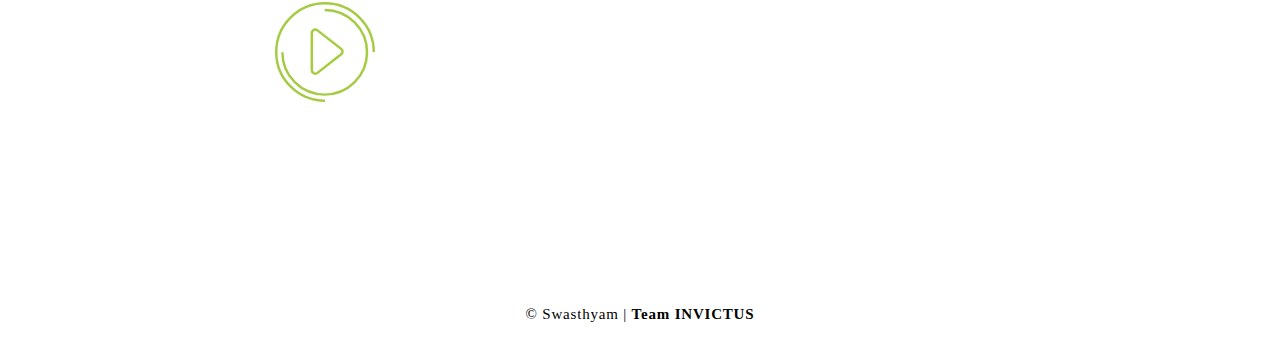
<file: music.html>
<!DOCTYPE html>
<html lang="en">

<head>
  <meta charset="UTF-8">
  <meta content="IE=edge" http-equiv="X-UA-Compatible">
  <meta content="width=device-width,initial-scale=1" name="viewport">
  <meta content="description" name="description">
  <meta name="google" content="notranslate" />
  <meta content="Mashup templates have been developped by Orson.io team" name="author">

  <!-- Disable tap highlight on IE -->
  <meta name="msapplication-tap-highlight" content="no">
  
  <!-- Favicons -->
  <link href="assets/favicon.ico" rel="icon" sizes="16x16">

  <title>Music</title>  

<link href="./main.3f6952e4.css" rel="stylesheet"></head>

<body class="">
<div id="site-border-left"></div>
<div id="site-border-right"></div>
<div id="site-border-top"></div>
<div id="site-border-bottom"></div>
<!-- Add your content of header -->
<header>
  <nav class="navbar  navbar-fixed-top navbar-default">
    <div class="container">
        <button type="button" class="navbar-toggle collapsed" data-toggle="collapse" data-target="#navbar-collapse" aria-expanded="false">
          <span class="sr-only">Toggle navigation</span>
          <span class="icon-bar"></span>
          <span class="icon-bar"></span>
          <span class="icon-bar"></span>
        </button>

      <div class="collapse navbar-collapse" id="navbar-collapse">
        <ul class="nav navbar-nav ">
          <li><a href="./index.html" title="">Swasthyam</a></li>
          <li><a href="./index.html" title="">01 : Home</a></li>
          <li><a href="./works.html" title="">02 : Services</a></li>
          <li><a href="./team.html" title="">03 : Team</a></li>
          <li><a href="./contact.html" title="">04 : Contact Us</a></li>
        </ul>


          <ul class="nav navbar-nav navbar-right navbar-small visible-md visible-lg" style="padding-top: 20px;">
            <li><a href="./work.html" title="">001</a></li>
            <li><a href="./games.html" title="">002</a></li>
            <li><a href="./music.html" title="" class="active">003</a></li>
            <li><a href="./quotes.html" title="">004</a></li>
            <li><a href="./meditation.html" title="">005</a></li>
            <li><a href="./exercise.html" title="">006</a></li>
            <li><a href="./standup.html" title="">007</a></li>
          </ul>


      </div> 
    </div>
  </nav>
</header>
<div class="section-container">
  <div class="container">
    <div class="row">
      <div class="col-xs-12">
        <img src="assets/images/music.jpg" class="img-responsive" alt="" width="1200px">
        <div class="card-container">
          <div class="text-center">
            <h1 class="h2">003 : Music</h1>
          </div>
          <p>Music unites every living thing together. It has an immense influence on controlling your emotions. You feel as you hear. And listening to mellow music can bring in so much for you by relaxing the mind and increasing the flow of positive thoughts.</p>

   
        </div>
      </div>

      <div class="row" style="padding-left: 200px;">
        <div class="col-12 col-md-6">
            <h3>Relaxing Music</h3>
            <svg id="play"  viewBox="0 0 163 163" version="1.1" xmlns="http://www.w3.org/2000/svg" xmlns:xlink="http://www.w3.org/1999/xlink" x="0px" "0px" style="margin-left:20px;margin-top:40px;">
                <a href="https://open.spotify.com/playlist/1r4hnyOWexSvylLokn2hUa?si=7lzGX7o0Q6qwRXkSIALTHQ&utm_source=whatsapp&dl_branch=1">
    
                <g fill="none">
                    <g  transform="translate(2.000000, 2.000000)" stroke-width="4">
                        <path d="M10,80 C10,118.107648 40.8923523,149 79,149 L79,149 C117.107648,149 148,118.107648 148,80 C148,41.8923523 117.107648,11 79,11" id="lineOne" stroke="#A5CB43"></path>
                        <path d="M105.9,74.4158594 L67.2,44.2158594 C63.5,41.3158594 58,43.9158594 58,48.7158594 L58,109.015859 C58,113.715859 63.4,116.415859 67.2,113.515859 L105.9,83.3158594 C108.8,81.1158594 108.8,76.6158594 105.9,74.4158594 L105.9,74.4158594 Z" id="triangle" stroke="#A3CD3A"></path>
                        <path d="M159,79.5 C159,35.5933624 123.406638,0 79.5,0 C35.5933624,0 0,35.5933624 0,79.5 C0,123.406638 35.5933624,159 79.5,159 L79.5,159" id="lineTwo" stroke="#A5CB43"></path>
                    </g>
                </g>
                </a>
            </svg>
        </div>
        <div class="col-12 col-md-6">
            <h3>Pop Music Dance Hits</h3>
            <svg id="play"  viewBox="0 0 163 163" version="1.1" xmlns="http://www.w3.org/2000/svg" xmlns:xlink="http://www.w3.org/1999/xlink" x="0px"="0px" style="margin-left:20px;margin-top:40px;">
                <a href="https://open.spotify.com/playlist/2Q8593ZiUAVzAFle5cMYzF?si=mY5Kc0LCRduKXP1E-wIqAg&utm_source=whatsapp&dl_branch=1">
    
                <g fill="none">
                    <g  transform="translate(2.000000, 2.000000)" stroke-width="4">
                        <path d="M10,80 C10,118.107648 40.8923523,149 79,149 L79,149 C117.107648,149 148,118.107648 148,80 C148,41.8923523 117.107648,11 79,11" id="lineOne" stroke="#A5CB43"></path>
                        <path d="M105.9,74.4158594 L67.2,44.2158594 C63.5,41.3158594 58,43.9158594 58,48.7158594 L58,109.015859 C58,113.715859 63.4,116.415859 67.2,113.515859 L105.9,83.3158594 C108.8,81.1158594 108.8,76.6158594 105.9,74.4158594 L105.9,74.4158594 Z" id="triangle" stroke="#A3CD3A"></path>
                        <path d="M159,79.5 C159,35.5933624 123.406638,0 79.5,0 C35.5933624,0 0,35.5933624 0,79.5 C0,123.406638 35.5933624,159 79.5,159 L79.5,159" id="lineTwo" stroke="#A5CB43"></path>
                    </g>
                </g>
                </a>
            </svg>
        </div>
        <div class="col-12 col-md-6">
            <h3>Guided Meditations</h3>
            <svg id="play"  viewBox="0 0 163 163" version="1.1" xmlns="http://www.w3.org/2000/svg" xmlns:xlink="http://www.w3.org/1999/xlink" x="0px"="0px" style="margin-left:20px;margin-top:40px;">
                <a href="https://open.spotify.com/show/3Q3Pgcmg0ybRtgmCnmRoH2?si=n_5sCdC2T16hC4pvM5MDNw&utm_source=whatsapp&dl_branch=1">
    
                <g fill="none">
                    <g  transform="translate(2.000000, 2.000000)" stroke-width="4">
                        <path d="M10,80 C10,118.107648 40.8923523,149 79,149 L79,149 C117.107648,149 148,118.107648 148,80 C148,41.8923523 117.107648,11 79,11" id="lineOne" stroke="#A5CB43"></path>
                        <path d="M105.9,74.4158594 L67.2,44.2158594 C63.5,41.3158594 58,43.9158594 58,48.7158594 L58,109.015859 C58,113.715859 63.4,116.415859 67.2,113.515859 L105.9,83.3158594 C108.8,81.1158594 108.8,76.6158594 105.9,74.4158594 L105.9,74.4158594 Z" id="triangle" stroke="#A3CD3A"></path>
                        <path d="M159,79.5 C159,35.5933624 123.406638,0 79.5,0 C35.5933624,0 0,35.5933624 0,79.5 C0,123.406638 35.5933624,159 79.5,159 L79.5,159" id="lineTwo" stroke="#A5CB43"></path>
                    </g>
                </g>
                </a>
            </svg>
        </div>
        <div class="col-12 col-md-6">
            <h3>Refreshing Songs</h3>
            <svg id="play"  viewBox="0 0 163 163" version="1.1" xmlns="http://www.w3.org/2000/svg" xmlns:xlink="http://www.w3.org/1999/xlink" x="0px"="0px" style="margin-left:20px;margin-top:40px;">
                <a href="https://open.spotify.com/playlist/3EgWpevnsVkDz3cgWpS7hv?si=_brFmjACQNy3RvIm_L6mYA&utm_source=whatsapp&dl_branch=1">
    
                <g fill="none">
                    <g  transform="translate(2.000000, 2.000000)" stroke-width="4">
                        <path d="M10,80 C10,118.107648 40.8923523,149 79,149 L79,149 C117.107648,149 148,118.107648 148,80 C148,41.8923523 117.107648,11 79,11" id="lineOne" stroke="#A5CB43"></path>
                        <path d="M105.9,74.4158594 L67.2,44.2158594 C63.5,41.3158594 58,43.9158594 58,48.7158594 L58,109.015859 C58,113.715859 63.4,116.415859 67.2,113.515859 L105.9,83.3158594 C108.8,81.1158594 108.8,76.6158594 105.9,74.4158594 L105.9,74.4158594 Z" id="triangle" stroke="#A3CD3A"></path>
                        <path d="M159,79.5 C159,35.5933624 123.406638,0 79.5,0 C35.5933624,0 0,35.5933624 0,79.5 C0,123.406638 35.5933624,159 79.5,159 L79.5,159" id="lineTwo" stroke="#A5CB43"></path>
                    </g>
                </g>
                </a>
            </svg>
        </div>
        <div class="col-12 col-md-6">
            <h3>Rock Mix</h3>
            <svg id="play"  viewBox="0 0 163 163" version="1.1" xmlns="http://www.w3.org/2000/svg" xmlns:xlink="http://www.w3.org/1999/xlink" x="0px"="0px" style="margin-left:20px;margin-top:40px;">
                <a href="https://open.spotify.com/playlist/37i9dQZF1EQpj7X7UK8OOF?si=IP-tGtPOTj6xtkpmnzvfgw&utm_source=whatsapp&dl_branch=1">
    
                <g fill="none">
                    <g  transform="translate(2.000000, 2.000000)" stroke-width="4">
                        <path d="M10,80 C10,118.107648 40.8923523,149 79,149 L79,149 C117.107648,149 148,118.107648 148,80 C148,41.8923523 117.107648,11 79,11" id="lineOne" stroke="#A5CB43"></path>
                        <path d="M105.9,74.4158594 L67.2,44.2158594 C63.5,41.3158594 58,43.9158594 58,48.7158594 L58,109.015859 C58,113.715859 63.4,116.415859 67.2,113.515859 L105.9,83.3158594 C108.8,81.1158594 108.8,76.6158594 105.9,74.4158594 L105.9,74.4158594 Z" id="triangle" stroke="#A3CD3A"></path>
                        <path d="M159,79.5 C159,35.5933624 123.406638,0 79.5,0 C35.5933624,0 0,35.5933624 0,79.5 C0,123.406638 35.5933624,159 79.5,159 L79.5,159" id="lineTwo" stroke="#A5CB43"></path>
                    </g>
                </g>
                </a>
            </svg>
        </div>
        
       
        
      </div>


      

    </div>
  </div>
</div>


<footer class="footer-container text-center">
  <div class="container">
    <div class="row">
      <div class="col-xs-12">
        <p>© Swasthyam | <b>Team INVICTUS</b></p>
      </div>
    </div>
  </div>
</footer>

<script>
  document.addEventListener("DOMContentLoaded", function (event) {
     navActivePage();
  });
</script>
<script type="text/javascript" src="./main.70a66962.js"></script></body>

</html>
</file>
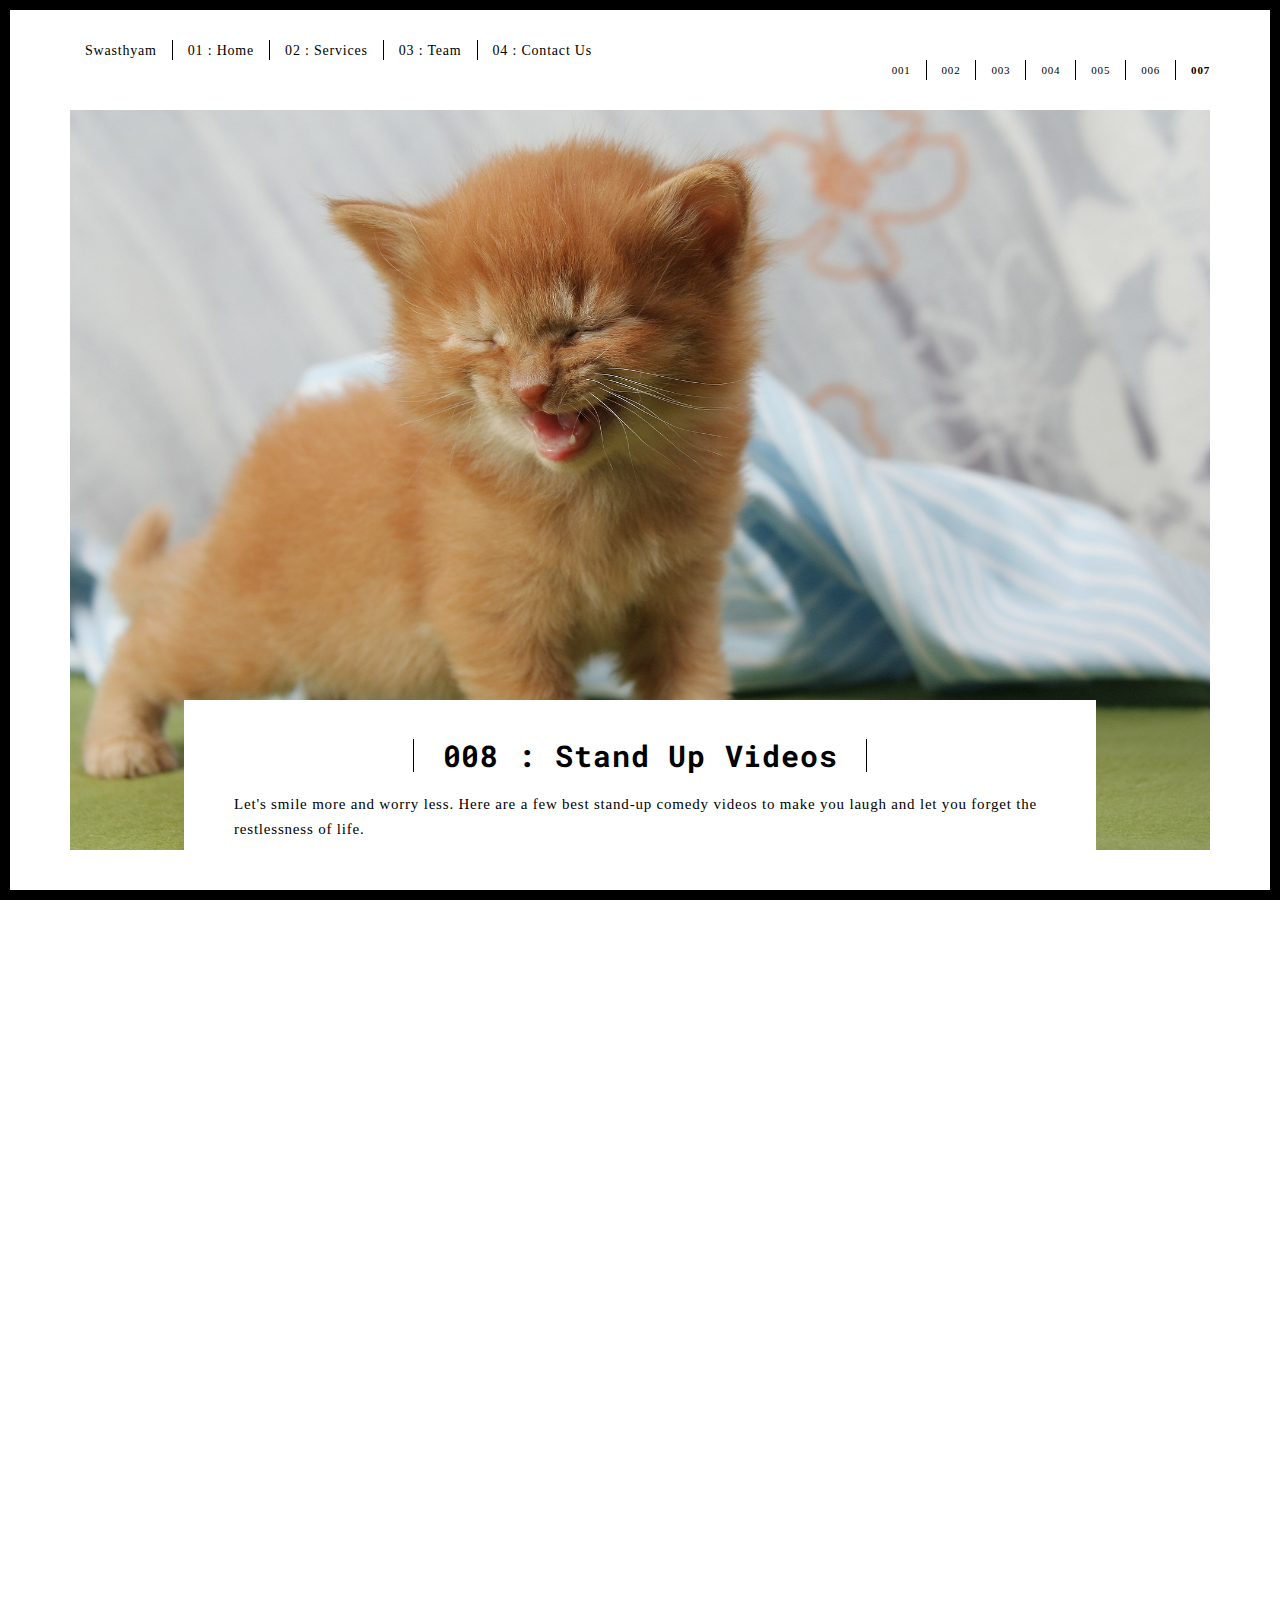
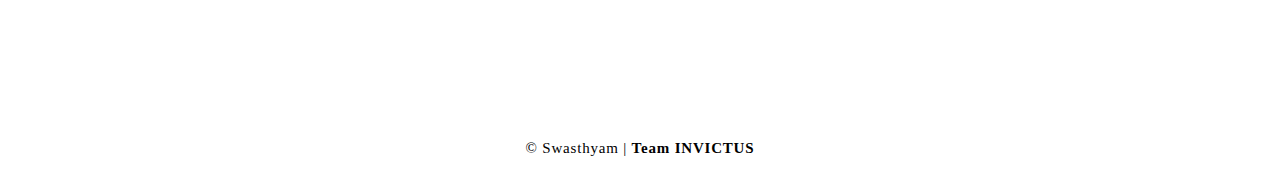
<file: standup.html>
<!DOCTYPE html>
<html lang="en">

<head>
  <meta charset="UTF-8">
  <meta content="IE=edge" http-equiv="X-UA-Compatible">
  <meta content="width=device-width,initial-scale=1" name="viewport">
  <meta content="description" name="description">
  <meta name="google" content="notranslate" />
  <meta content="Mashup templates have been developped by Orson.io team" name="author">

  <!-- Disable tap highlight on IE -->
  <meta name="msapplication-tap-highlight" content="no">
  
  <!-- Favicons -->
  <link href="assets/favicon.ico" rel="icon" sizes="16x16">

  <title>Standup Comedy</title>  

<link href="./main.3f6952e4.css" rel="stylesheet"></head>

<body class="">
<div id="site-border-left"></div>
<div id="site-border-right"></div>
<div id="site-border-top"></div>
<div id="site-border-bottom"></div>
<!-- Add your content of header -->
<header>
  <nav class="navbar  navbar-fixed-top navbar-default">
    <div class="container">
        <button type="button" class="navbar-toggle collapsed" data-toggle="collapse" data-target="#navbar-collapse" aria-expanded="false">
          <span class="sr-only">Toggle navigation</span>
          <span class="icon-bar"></span>
          <span class="icon-bar"></span>
          <span class="icon-bar"></span>
        </button>

      <div class="collapse navbar-collapse" id="navbar-collapse">
        <ul class="nav navbar-nav ">
          <li><a href="./index.html" title="">Swasthyam</a></li>
          <li><a href="./index.html" title="">01 : Home</a></li>
          <li><a href="./works.html" title="">02 : Services</a></li>
          <li><a href="./team.html" title="">03 : Team</a></li>
          <li><a href="./contact.html" title="">04 : Contact Us</a></li>
        </ul>


          <ul class="nav navbar-nav navbar-right navbar-small visible-md visible-lg" style="padding-top: 20px;">
            <li><a href="./work.html" title="">001</a></li>
            <li><a href="./games.html" title="">002</a></li>
            <li><a href="./music.html" title="">003</a></li>
            <li><a href="./quotes.html" title="">004</a></li>
            <li><a href="./meditation.html" title="">005</a></li>
            <li><a href="./exercise.html" title="">006</a></li>
            <li><a href="./standup.html" title="" class="active">007</a></li>
          </ul>


      </div> 
    </div>
  </nav>
</header>
<div class="section-container">
  <div class="container">
    <div class="row">
      <div class="col-xs-12">
        <img src="assets/images/cat.jpg" class="img-responsive" alt="" width="1200px">
        <div class="card-container">
          <div class="text-center">
            <h1 class="h2">008 : Stand Up Videos</h1>
          </div>
          <p>
            Let's smile more and worry less. Here are a few best stand-up comedy videos to make you laugh and let you forget the restlessness of life.
            </p>
          

   
        </div>
      </div>

      <div class="row" style="padding-left: 100px;">
        <div class="col-12 col-md-6">
            <iframe width="400" height="225" src="https://www.youtube.com/embed/qkxuFKqJXWY" title="YouTube video player" frameborder="0" allow="accelerometer; autoplay; clipboard-write; encrypted-media; gyroscope; picture-in-picture" allowfullscreen></iframe>
        </div>
        <div class="col-12 col-md-6">
            <iframe width="400" height="225" src="https://www.youtube.com/embed/MLdXYEWTC1k" title="YouTube video player" frameborder="0" allow="accelerometer; autoplay; clipboard-write; encrypted-media; gyroscope; picture-in-picture" allowfullscreen></iframe>
        </div>
        <div class="col-12 col-md-6">
            <iframe width="400" height="225" style="margin-top: 30px;" src="https://www.youtube.com/embed/8f3e6rXB8Cw" title="YouTube video player" frameborder="0" allow="accelerometer; autoplay; clipboard-write; encrypted-media; gyroscope; picture-in-picture" allowfullscreen></iframe>
        </div>
        <div class="col-12 col-md-6">
            <iframe width="400" height="225" style="margin-top: 30px;" src="https://www.youtube.com/embed/KBZfnt80s54" title="YouTube video player" frameborder="0" allow="accelerometer; autoplay; clipboard-write; encrypted-media; gyroscope; picture-in-picture" allowfullscreen></iframe>
        </div>
        <div class="col-12 col-md-6">
            <iframe width="400" height="225" style="margin-top: 30px;" src="https://www.youtube.com/embed/Tqsz6fjvhZM" title="YouTube video player" frameborder="0" allow="accelerometer; autoplay; clipboard-write; encrypted-media; gyroscope; picture-in-picture" allowfullscreen></iframe>
        </div>
      </div>


      

    </div>
  </div>
</div>


<footer class="footer-container text-center">
  <div class="container">
    <div class="row">
      <div class="col-xs-12">
        <p>© Swasthyam | <b>Team INVICTUS</b></p>
      </div>
    </div>
  </div>
</footer>

<script>
  document.addEventListener("DOMContentLoaded", function (event) {
     navActivePage();
  });
</script>
<script type="text/javascript" src="./main.70a66962.js"></script></body>

</html>
</file>
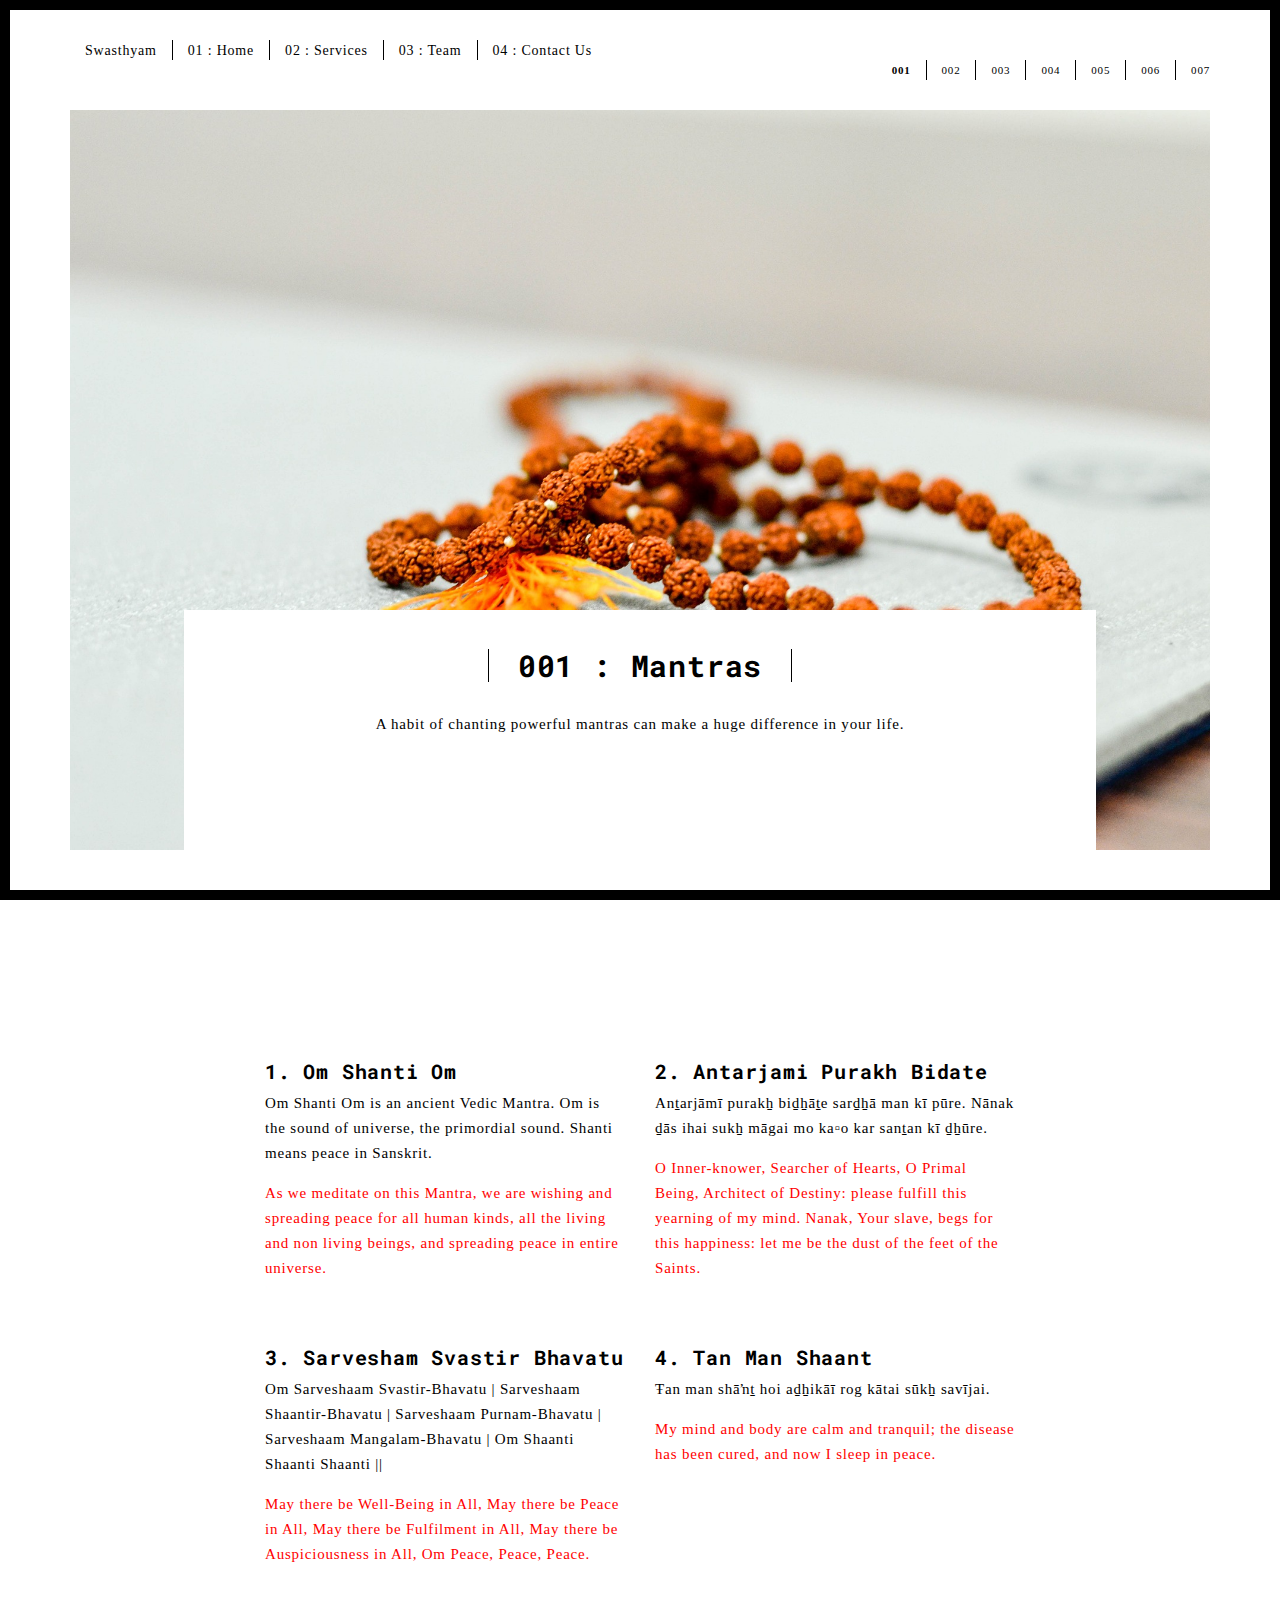
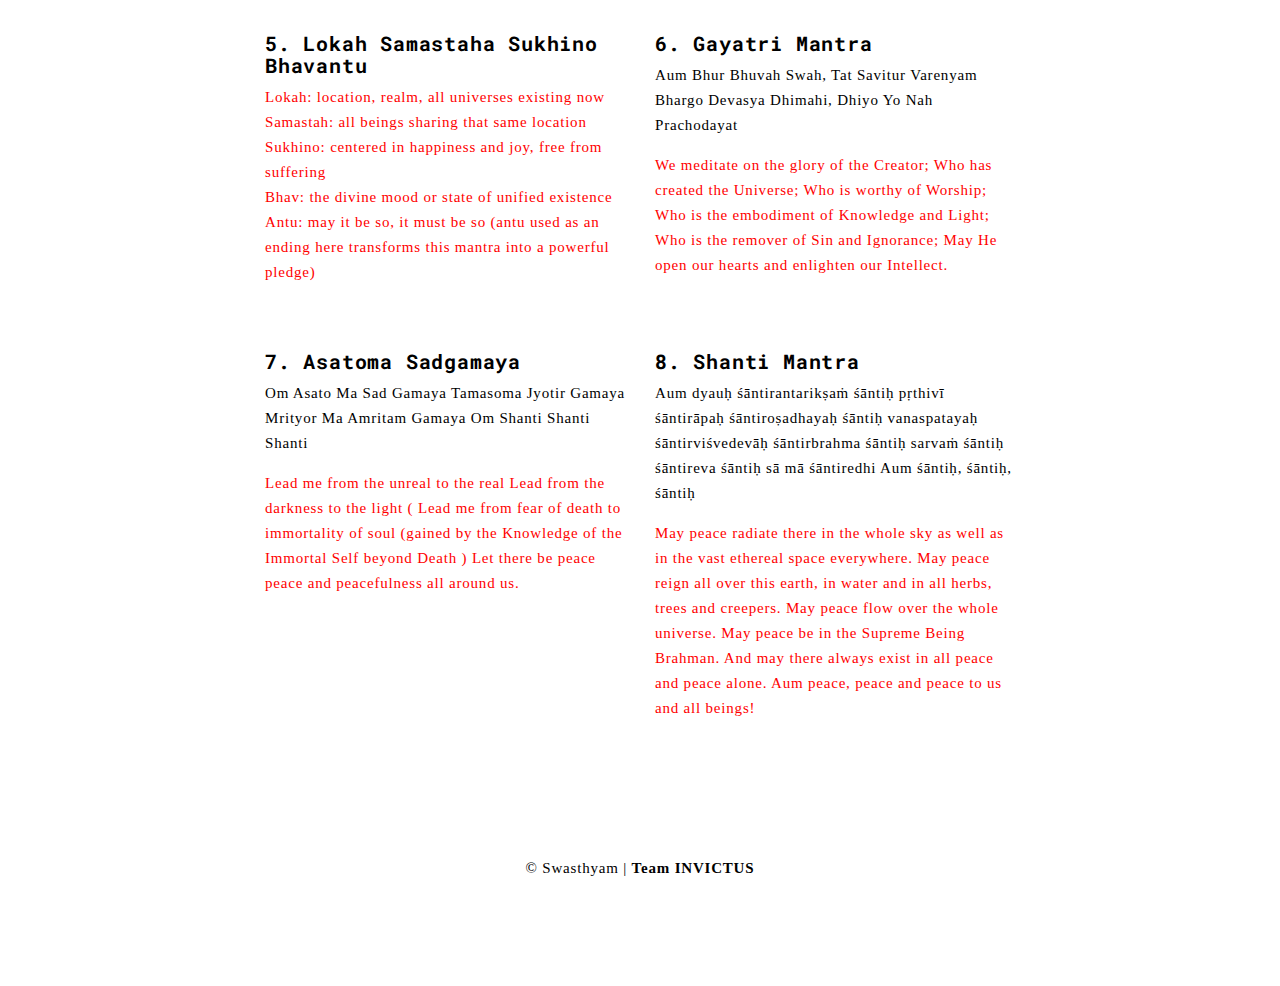
<file: work.html>
<!DOCTYPE html>
<html lang="en">

<head>
  <meta charset="UTF-8">
  <meta content="IE=edge" http-equiv="X-UA-Compatible">
  <meta content="width=device-width,initial-scale=1" name="viewport">
  <meta content="description" name="description">
  <meta name="google" content="notranslate" />
  <meta content="Mashup templates have been developped by Orson.io team" name="author">

  <!-- Disable tap highlight on IE -->
  <meta name="msapplication-tap-highlight" content="no">

  <!-- Favicons -->
  <link href="assets/favicon.ico" rel="icon" sizes="16x16">

  <title>Mantras</title>

  <link href="./main.3f6952e4.css" rel="stylesheet"></head>

<body class="">
<div id="site-border-left"></div>
<div id="site-border-right"></div>
<div id="site-border-top"></div>
<div id="site-border-bottom"></div>
<!-- Add your content of header -->
<header>
  <nav class="navbar  navbar-fixed-top navbar-default">
    <div class="container">
        <button type="button" class="navbar-toggle collapsed" data-toggle="collapse" data-target="#navbar-collapse" aria-expanded="false">
          <span class="sr-only">Toggle navigation</span>
          <span class="icon-bar"></span>
          <span class="icon-bar"></span>
          <span class="icon-bar"></span>
        </button>

      <div class="collapse navbar-collapse" id="navbar-collapse">
        <ul class="nav navbar-nav ">
          <li><a href="./index.html" title="">Swasthyam</a></li>
          <li><a href="./index.html" title="">01 : Home</a></li>
          <li><a href="./works.html" title="">02 : Services</a></li>
          <li><a href="./team.html" title="">03 : Team</a></li>
          <li><a href="./contact.html" title="">04 : Contact Us</a></li>
        </ul>


          <ul class="nav navbar-nav navbar-right navbar-small visible-md visible-lg" style="padding-top: 20px;">
            <li><a href="./work.html" title="" class="active">001</a></li>
            <li><a href="./games.html" title="">002</a></li>
            <li><a href="./music.html" title="">003</a></li>
            <li><a href="./quotes.html" title="">004</a></li>
            <li><a href="./meditation.html" title="">005</a></li>
            <li><a href="./exercise.html" title="">006</a></li>
            <li><a href="./standup.html" title="">007</a></li>
          </ul>


      </div>
    </div>
  </nav>
</header>
<!-- Mantras -->
<div class="section-container">
  <div class="container">
    <div class="row">
      <div class="col-xs-12">
        <img src="assets/images/mala.jpg" class="img-responsive" alt="" width="1200px">
        <div class="card-container"></div>
      </div>
<div class="section-container">
  <div class="container">
    <div class="row">
      <div class="col-xs-12">
        <div class="card-container">
          <div class="text-center">
            <h1 class="h2">001 : Mantras</h1>
          </div>
          <p style="text-align: center; margin-bottom: 40px; margin-top: 10px;">A habit of chanting powerful mantras can make a huge difference in your life.</p>
          <iframe width="400" height="225" style="margin-left: 210px;" src="https://www.youtube.com/embed/zwTGyO3MdP4" title="YouTube video player" frameborder="0" allow="accelerometer; autoplay; clipboard-write; encrypted-media; gyroscope; picture-in-picture" allowfullscreen></iframe>
        </div>
      </div>
      <div class="col-md-8 col-md-offset-2 section-container-spacer">
        <div class="row">
          <div class="col-xs-12 col-md-6">
            <h4>1. Om Shanti Om</h4>
            <p>Om Shanti Om is an ancient Vedic Mantra. Om is the sound of universe, the primordial sound. Shanti means peace in Sanskrit.</p>
            <font color="red"><p>As we meditate on this Mantra, we are wishing and spreading peace for all human kinds, all the living and non living beings, and spreading peace in entire universe.</p></font>


          </div>
          <div class="col-xs-12 col-md-6">
            <h4>2. Antarjami Purakh Bidate</h4>
            <p>Anṯarjāmī purakẖ biḏẖāṯe sarḏẖā man kī pūre.
              Nānak ḏās ihai sukẖ māgai mo ka▫o kar sanṯan kī ḏẖūre.</p>
            <font color="red"><p>O Inner-knower, Searcher of Hearts, O Primal Being, Architect of Destiny: please fulfill this yearning of my mind.
              Nanak, Your slave, begs for this happiness: let me be the dust of the feet of the Saints.</p></font>

          </div>
        </div>
      </div>

      <div class="col-md-8 col-md-offset-2 section-container-spacer">
        <div class="row">
          <div class="col-xs-12 col-md-6">
            <h4>3. Sarvesham Svastir Bhavatu</h4>
            <p>Om Sarveshaam Svastir-Bhavatu |
              Sarveshaam Shaantir-Bhavatu |
              Sarveshaam Purnam-Bhavatu |
              Sarveshaam Mangalam-Bhavatu |
              Om Shaanti Shaanti Shaanti ||</p>
            <font color="red"><p>May there be Well-Being in All,
              May there be Peace in All,
              May there be Fulfilment in All,
              May there be Auspiciousness in All,
              Om Peace, Peace, Peace.</p></font>


          </div>
          <div class="col-xs-12 col-md-6">
            <h4>4. Tan Man Shaant</h4>
            <p>Ŧan man shāŉṯ hoi aḏẖikāī rog kātai sūkẖ savījai.</p>
            <font color="red"><p>My mind and body are calm and tranquil; the disease has been cured, and now I sleep in peace.</p></font>

          </div>
        </div>
      </div>

      <div class="col-md-8 col-md-offset-2 section-container-spacer">
        <div class="row">
          <div class="col-xs-12 col-md-6">
            <h4>5. Lokah Samastaha Sukhino Bhavantu</h4>
            <font color="red"><p>Lokah: location, realm, all universes existing now
              <br>Samastah: all beings sharing that same location
              <br>Sukhino: centered in happiness and joy, free from suffering
              <br>Bhav: the divine mood or state of unified existence
              <br>Antu: may it be so, it must be so (antu used as an ending here transforms this mantra into a powerful pledge)</p></font>


          </div>
          <div class="col-xs-12 col-md-6">
            <h4>6. Gayatri Mantra</h4>
            <p>Aum Bhur Bhuvah Swah, Tat Savitur Varenyam
              Bhargo Devasya Dhimahi, Dhiyo Yo Nah Prachodayat</p>
            <font color="red"><p>We meditate on the glory of the Creator;
              Who has created the Universe;
              Who is worthy of Worship;
              Who is the embodiment of Knowledge and Light;
              Who is the remover of Sin and Ignorance;
              May He open our hearts and enlighten our Intellect.</p></font>

          </div>
        </div>
      </div>

      <div class="col-md-8 col-md-offset-2 section-container-spacer">
        <div class="row">
          <div class="col-xs-12 col-md-6">
            <h4>7. Asatoma Sadgamaya</h4>
            <p>Om Asato Ma Sad Gamaya
              Tamasoma Jyotir Gamaya
              Mrityor Ma Amritam Gamaya
              Om Shanti Shanti Shanti</p>
            <font color="red"><p>Lead me from the unreal to the real
              Lead from the darkness to the light (
              Lead me from fear of death to immortality of soul (gained by the Knowledge of the Immortal Self beyond Death )
              Let there be peace peace and peacefulness all around us.</p></font>


          </div>
          <div class="col-xs-12 col-md-6">
            <h4>8. Shanti Mantra</h4>
            <p>Aum dyauḥ śāntirantarikṣaṁ śāntiḥ
              pṛthivī śāntirāpaḥ śāntiroṣadhayaḥ śāntiḥ
              vanaspatayaḥ śāntirviśvedevāḥ śāntirbrahma śāntiḥ
              sarvaṁ śāntiḥ śāntireva śāntiḥ
              sā mā śāntiredhi
              Aum śāntiḥ, śāntiḥ, śāntiḥ</p>
            <font color="red"><p>May peace radiate there in the whole sky as well as in the vast ethereal space everywhere.
              May peace reign all over this earth, in water and in all herbs, trees and creepers.
              May peace flow over the whole universe.
              May peace be in the Supreme Being Brahman.
              And may there always exist in all peace and peace alone.
              Aum peace, peace and peace to us and all beings!</p></font>
          </div>
        </div>
      </div>
    </div>
  </div>
</div>




<footer class="footer-container text-center">
  <div class="container">
    <div class="row">
      <div class="col-xs-12">
        <p>© Swasthyam | <b>Team INVICTUS</b></p>
      </div>
    </div>
  </div>
</footer>

<script>
  document.addEventListener("DOMContentLoaded", function (event) {
     navActivePage();
  });
</script>
<script type="text/javascript" src="./main.70a66962.js"></script></body>

</html>
</file>
<file: main.3f6952e4.css>
@import url(https://fonts.googleapis.com/css?family=Roboto:900|Roboto+Mono:300,400,700);@import url(https://maxcdn.bootstrapcdn.com/font-awesome/4.7.0/css/font-awesome.min.css);/*!
 * Bootstrap v3.3.7 (http://getbootstrap.com)
 * Copyright 2011-2016 Twitter, Inc.
 * Licensed under MIT (https://github.com/twbs/bootstrap/blob/master/LICENSE)
 */
/*! normalize.css v3.0.3 | MIT License | github.com/necolas/normalize.css */html{font-family:sans-serif;-ms-text-size-adjust:100%;-webkit-text-size-adjust:100%}body{margin:0}article,aside,details,figcaption,figure,footer,header,hgroup,main,menu,nav,section,summary{display:block}audio,canvas,progress,video{display:inline-block;vertical-align:baseline}audio:not([controls]){display:none;height:0}[hidden],template{display:none}a{background-color:transparent}a:active,a:hover{outline:0}abbr[title]{border-bottom:1px dotted}b,strong{font-weight:700}dfn{font-style:italic}h1{font-size:2em;margin:.67em 0}mark{background:#ff0;}small{font-size:80%}sub,sup{font-size:75%;line-height:0;position:relative;vertical-align:baseline}sup{top:-.5em}sub{bottom:-.25em}img{border:0}svg:not(:root){overflow:hidden}figure{margin:1em 40px}hr{box-sizing:content-box;height:0}pre{overflow:auto}code,kbd,pre,samp{font-family:monospace,monospace;font-size:1em}button,input,optgroup,select,textarea{color:inherit;font:inherit;margin:0}button{overflow:visible}button,select{text-transform:none}button,html input[type=button],input[type=reset],input[type=submit]{-webkit-appearance:button;cursor:pointer}button[disabled],html input[disabled]{cursor:default}button::-moz-focus-inner,input::-moz-focus-inner{border:0;padding:0}input{line-height:normal}input[type=checkbox],input[type=radio]{box-sizing:border-box;padding:0}input[type=number]::-webkit-inner-spin-button,input[type=number]::-webkit-outer-spin-button{height:auto}input[type=search]{-webkit-appearance:textfield;box-sizing:content-box}input[type=search]::-webkit-search-cancel-button,input[type=search]::-webkit-search-decoration{-webkit-appearance:none}fieldset{border:1px solid silver;margin:0 2px;padding:.35em .625em .75em}textarea{overflow:auto}optgroup{font-weight:700}table{border-collapse:collapse;border-spacing:0}td,th{padding:0}

/*! Source: https://github.com/h5bp/html5-boilerplate/blob/master/src/css/main.css */@media print{*,:after,:before{background:transparent!important;color:#000!important;box-shadow:none!important;text-shadow:none!important}a,a:visited{text-decoration:underline}a[href]:after{content:" (" attr(href) ")"}abbr[title]:after{content:" (" attr(title) ")"}a[href^="#"]:after,a[href^="javascript:"]:after{content:""}blockquote,pre{border:1px solid #999;page-break-inside:avoid}thead{display:table-header-group}img,tr{page-break-inside:avoid}img{max-width:100%!important}h2,h3,p{orphans:3;widows:3}h2,h3{page-break-after:avoid}.navbar{display:none}.btn>.caret,.dropup>.btn>.caret{border-top-color:#000!important}.label{border:1px solid #000}.table{border-collapse:collapse!important}.table td,.table th{background-color:#fff!important}.table-bordered td,.table-bordered th{border:1px solid #ddd!important}}*,:after,:before{-webkit-box-sizing:border-box;-moz-box-sizing:border-box;box-sizing:border-box}html{font-size:10px;-webkit-tap-highlight-color:transparent}body{font-family:Roboto Mono,Helvetica,Arial,sans-serif;font-size:11px;line-height:1.78;color:#000;background-color:#fff}button,input,select,textarea{font-family:inherit;font-size:inherit;line-height:inherit}a{color:#001aff;text-decoration:none}a:focus,a:hover{color:#0012b3;text-decoration:underline}a:focus{outline:5px auto -webkit-focus-ring-color;outline-offset:-2px}figure{margin:0}img{vertical-align:middle}.img-responsive{display:block;max-width:100%;height:auto}.img-rounded{border-radius:0}.img-thumbnail{padding:4px;line-height:1.78;background-color:#fff;border:1px solid #ddd;border-radius:0;-webkit-transition:all .2s ease-in-out;-o-transition:all .2s ease-in-out;transition:all .2s ease-in-out;display:inline-block;max-width:100%;height:auto}.img-circle{border-radius:50%}hr{margin-top:19px;margin-bottom:19px;border:0;border-top:1px solid #eee}.sr-only{position:absolute;width:1px;height:1px;margin:-1px;padding:0;overflow:hidden;clip:rect(0,0,0,0);border:0}.sr-only-focusable:active,.sr-only-focusable:focus{position:static;width:auto;height:auto;margin:0;overflow:visible;clip:auto}[role=button]{cursor:pointer}.h1,.h2,.h3,.h4,.h5,.h6,h1,h2,h3,h4,h5,h6{font-family:Roboto Mono,Helvetica,Arial,sans-serif;font-weight:700;line-height:1.1;color:#000}.h1 .small,.h1 small,.h2 .small,.h2 small,.h3 .small,.h3 small,.h4 .small,.h4 small,.h5 .small,.h5 small,.h6 .small,.h6 small,h1 .small,h1 small,h2 .small,h2 small,h3 .small,h3 small,h4 .small,h4 small,h5 .small,h5 small,h6 .small,h6 small{font-weight:400;line-height:1;color:#777}.h1,.h2,.h3,h1,h2,h3{margin-top:19px;margin-bottom:9.5px}.h1 .small,.h1 small,.h2 .small,.h2 small,.h3 .small,.h3 small,h1 .small,h1 small,h2 .small,h2 small,h3 .small,h3 small{font-size:65%}.h4,.h5,.h6,h4,h5,h6{margin-top:9.5px;margin-bottom:9.5px}.h4 .small,.h4 small,.h5 .small,.h5 small,.h6 .small,.h6 small,h4 .small,h4 small,h5 .small,h5 small,h6 .small,h6 small{font-size:75%}.h1,h1{font-size:70px}.h2,h2{font-size:30px}.h3,h3{font-size:20px}.h4,.h5,h4,h5{font-size:11px}.h6,h6{font-size:10px}p{margin:0 0 9.5px}.lead{margin-bottom:19px;font-size:12px;font-weight:300;line-height:1.4}@media (min-width:768px){.lead{font-size:16.5px}}.small,small{font-size:90%}.mark,mark{background-color:#fcf8e3;padding:.2em}.text-left{text-align:left}.text-right{text-align:right}.text-center{text-align:center}.text-justify{text-align:justify}.text-nowrap{white-space:nowrap}.text-lowercase{text-transform:lowercase}.initialism,.text-uppercase{text-transform:uppercase}.text-capitalize{text-transform:capitalize}.text-muted{color:#777}.text-primary{color:#001aff}a.text-primary:focus,a.text-primary:hover{color:#0015cc}.text-success{color:#fff}a.text-success:focus,a.text-success:hover{color:#e6e6e6}.text-info{color:#31708f}a.text-info:focus,a.text-info:hover{color:#245269}.text-warning{color:#8a6d3b}a.text-warning:focus,a.text-warning:hover{color:#66512c}.text-danger{color:#fff}a.text-danger:focus,a.text-danger:hover{color:#e6e6e6}.bg-primary{color:#fff;background-color:#001aff}a.bg-primary:focus,a.bg-primary:hover{background-color:#0015cc}.bg-success,a.bg-success:focus,a.bg-success:hover{background-color:#000}.bg-info{background-color:#d9edf7}a.bg-info:focus,a.bg-info:hover{background-color:#afd9ee}.bg-warning{background-color:#fcf8e3}a.bg-warning:focus,a.bg-warning:hover{background-color:#f7ecb5}.bg-danger{background-color:red}a.bg-danger:focus,a.bg-danger:hover{background-color:#c00}.page-header{padding-bottom:8.5px;margin:38px 0 19px;border-bottom:1px solid #eee}ol,ul{margin-top:0;margin-bottom:9.5px}ol ol,ol ul,ul ol,ul ul{margin-bottom:0}.list-inline,.list-unstyled{padding-left:0;list-style:none}.list-inline{margin-left:-5px}.list-inline>li{display:inline-block;padding-left:5px;padding-right:5px}dl{margin-top:0;margin-bottom:19px}dd,dt{line-height:1.78}dt{font-weight:700}dd{margin-left:0}.dl-horizontal dd:after,.dl-horizontal dd:before{content:" ";display:table}.dl-horizontal dd:after{clear:both}@media (min-width:768px){.dl-horizontal dt{float:left;width:160px;clear:left;text-align:right;overflow:hidden;text-overflow:ellipsis;white-space:nowrap}.dl-horizontal dd{margin-left:180px}}abbr[data-original-title],abbr[title]{cursor:help;border-bottom:1px dotted #777}.initialism{font-size:90%}blockquote{padding:9.5px 19px;margin:0 0 19px;font-size:13.75px;border-left:5px solid #eee}blockquote ol:last-child,blockquote p:last-child,blockquote ul:last-child{margin-bottom:0}blockquote .small,blockquote footer,blockquote small{display:block;font-size:80%;line-height:1.78;color:#777}blockquote .small:before,blockquote footer:before,blockquote small:before{content:"\2014   \A0"}.blockquote-reverse,blockquote.pull-right{padding-right:15px;padding-left:0;border-right:5px solid #eee;border-left:0;text-align:right}.blockquote-reverse .small:before,.blockquote-reverse footer:before,.blockquote-reverse small:before,blockquote.pull-right .small:before,blockquote.pull-right footer:before,blockquote.pull-right small:before{content:""}.blockquote-reverse .small:after,.blockquote-reverse footer:after,.blockquote-reverse small:after,blockquote.pull-right .small:after,blockquote.pull-right footer:after,blockquote.pull-right small:after{content:"\A0   \2014"}address{margin-bottom:19px;font-style:normal;line-height:1.78}code,kbd,pre,samp{font-family:Menlo,Monaco,Consolas,Courier New,monospace}code{color:#c7254e;background-color:#f9f2f4}code,kbd{padding:2px 4px;font-size:90%;border-radius:0}kbd{color:#fff;background-color:#333;box-shadow:inset 0 -1px 0 rgba(0,0,0,.25)}kbd kbd{padding:0;font-size:100%;font-weight:700;box-shadow:none}pre{display:block;padding:9px;margin:0 0 9.5px;font-size:10px;line-height:1.78;word-break:break-all;word-wrap:break-word;color:#333;background-color:#f5f5f5;border:1px solid #ccc;border-radius:0}pre code{padding:0;font-size:inherit;color:inherit;white-space:pre-wrap;background-color:transparent;border-radius:0}.pre-scrollable{max-height:340px;overflow-y:scroll}.container{margin-right:auto;margin-left:auto;padding-left:15px;padding-right:15px}.container:after,.container:before{content:" ";display:table}.container:after{clear:both}@media (min-width:768px){.container{width:750px}}@media (min-width:992px){.container{width:970px}}@media (min-width:1200px){.container{width:1170px}}.container-fluid{margin-right:auto;margin-left:auto;padding-left:15px;padding-right:15px}.container-fluid:after,.container-fluid:before{content:" ";display:table}.container-fluid:after{clear:both}.row{margin-left:-15px;margin-right:-15px}.row:after,.row:before{content:" ";display:table}.row:after{clear:both}.col-lg-1,.col-lg-2,.col-lg-3,.col-lg-4,.col-lg-5,.col-lg-6,.col-lg-7,.col-lg-8,.col-lg-9,.col-lg-10,.col-lg-11,.col-lg-12,.col-md-1,.col-md-2,.col-md-3,.col-md-4,.col-md-5,.col-md-6,.col-md-7,.col-md-8,.col-md-9,.col-md-10,.col-md-11,.col-md-12,.col-sm-1,.col-sm-2,.col-sm-3,.col-sm-4,.col-sm-5,.col-sm-6,.col-sm-7,.col-sm-8,.col-sm-9,.col-sm-10,.col-sm-11,.col-sm-12,.col-xs-1,.col-xs-2,.col-xs-3,.col-xs-4,.col-xs-5,.col-xs-6,.col-xs-7,.col-xs-8,.col-xs-9,.col-xs-10,.col-xs-11,.col-xs-12{position:relative;min-height:1px;padding-left:15px;padding-right:15px}.col-xs-1,.col-xs-2,.col-xs-3,.col-xs-4,.col-xs-5,.col-xs-6,.col-xs-7,.col-xs-8,.col-xs-9,.col-xs-10,.col-xs-11,.col-xs-12{float:left}.col-xs-1{width:8.33333%}.col-xs-2{width:16.66667%}.col-xs-3{width:25%}.col-xs-4{width:33.33333%}.col-xs-5{width:41.66667%}.col-xs-6{width:50%}.col-xs-7{width:58.33333%}.col-xs-8{width:66.66667%}.col-xs-9{width:75%}.col-xs-10{width:83.33333%}.col-xs-11{width:91.66667%}.col-xs-12{width:100%}.col-xs-pull-0{right:auto}.col-xs-pull-1{right:8.33333%}.col-xs-pull-2{right:16.66667%}.col-xs-pull-3{right:25%}.col-xs-pull-4{right:33.33333%}.col-xs-pull-5{right:41.66667%}.col-xs-pull-6{right:50%}.col-xs-pull-7{right:58.33333%}.col-xs-pull-8{right:66.66667%}.col-xs-pull-9{right:75%}.col-xs-pull-10{right:83.33333%}.col-xs-pull-11{right:91.66667%}.col-xs-pull-12{right:100%}.col-xs-push-0{left:auto}.col-xs-push-1{left:8.33333%}.col-xs-push-2{left:16.66667%}.col-xs-push-3{left:25%}.col-xs-push-4{left:33.33333%}.col-xs-push-5{left:41.66667%}.col-xs-push-6{left:50%}.col-xs-push-7{left:58.33333%}.col-xs-push-8{left:66.66667%}.col-xs-push-9{left:75%}.col-xs-push-10{left:83.33333%}.col-xs-push-11{left:91.66667%}.col-xs-push-12{left:100%}.col-xs-offset-0{margin-left:0}.col-xs-offset-1{margin-left:8.33333%}.col-xs-offset-2{margin-left:16.66667%}.col-xs-offset-3{margin-left:25%}.col-xs-offset-4{margin-left:33.33333%}.col-xs-offset-5{margin-left:41.66667%}.col-xs-offset-6{margin-left:50%}.col-xs-offset-7{margin-left:58.33333%}.col-xs-offset-8{margin-left:66.66667%}.col-xs-offset-9{margin-left:75%}.col-xs-offset-10{margin-left:83.33333%}.col-xs-offset-11{margin-left:91.66667%}.col-xs-offset-12{margin-left:100%}@media (min-width:768px){.col-sm-1,.col-sm-2,.col-sm-3,.col-sm-4,.col-sm-5,.col-sm-6,.col-sm-7,.col-sm-8,.col-sm-9,.col-sm-10,.col-sm-11,.col-sm-12{float:left}.col-sm-1{width:8.33333%}.col-sm-2{width:16.66667%}.col-sm-3{width:25%}.col-sm-4{width:33.33333%}.col-sm-5{width:41.66667%}.col-sm-6{width:50%}.col-sm-7{width:58.33333%}.col-sm-8{width:66.66667%}.col-sm-9{width:75%}.col-sm-10{width:83.33333%}.col-sm-11{width:91.66667%}.col-sm-12{width:100%}.col-sm-pull-0{right:auto}.col-sm-pull-1{right:8.33333%}.col-sm-pull-2{right:16.66667%}.col-sm-pull-3{right:25%}.col-sm-pull-4{right:33.33333%}.col-sm-pull-5{right:41.66667%}.col-sm-pull-6{right:50%}.col-sm-pull-7{right:58.33333%}.col-sm-pull-8{right:66.66667%}.col-sm-pull-9{right:75%}.col-sm-pull-10{right:83.33333%}.col-sm-pull-11{right:91.66667%}.col-sm-pull-12{right:100%}.col-sm-push-0{left:auto}.col-sm-push-1{left:8.33333%}.col-sm-push-2{left:16.66667%}.col-sm-push-3{left:25%}.col-sm-push-4{left:33.33333%}.col-sm-push-5{left:41.66667%}.col-sm-push-6{left:50%}.col-sm-push-7{left:58.33333%}.col-sm-push-8{left:66.66667%}.col-sm-push-9{left:75%}.col-sm-push-10{left:83.33333%}.col-sm-push-11{left:91.66667%}.col-sm-push-12{left:100%}.col-sm-offset-0{margin-left:0}.col-sm-offset-1{margin-left:8.33333%}.col-sm-offset-2{margin-left:16.66667%}.col-sm-offset-3{margin-left:25%}.col-sm-offset-4{margin-left:33.33333%}.col-sm-offset-5{margin-left:41.66667%}.col-sm-offset-6{margin-left:50%}.col-sm-offset-7{margin-left:58.33333%}.col-sm-offset-8{margin-left:66.66667%}.col-sm-offset-9{margin-left:75%}.col-sm-offset-10{margin-left:83.33333%}.col-sm-offset-11{margin-left:91.66667%}.col-sm-offset-12{margin-left:100%}}@media (min-width:992px){.col-md-1,.col-md-2,.col-md-3,.col-md-4,.col-md-5,.col-md-6,.col-md-7,.col-md-8,.col-md-9,.col-md-10,.col-md-11,.col-md-12{float:left}.col-md-1{width:8.33333%}.col-md-2{width:16.66667%}.col-md-3{width:25%}.col-md-4{width:33.33333%}.col-md-5{width:41.66667%}.col-md-6{width:50%}.col-md-7{width:58.33333%}.col-md-8{width:66.66667%}.col-md-9{width:75%}.col-md-10{width:83.33333%}.col-md-11{width:91.66667%}.col-md-12{width:100%}.col-md-pull-0{right:auto}.col-md-pull-1{right:8.33333%}.col-md-pull-2{right:16.66667%}.col-md-pull-3{right:25%}.col-md-pull-4{right:33.33333%}.col-md-pull-5{right:41.66667%}.col-md-pull-6{right:50%}.col-md-pull-7{right:58.33333%}.col-md-pull-8{right:66.66667%}.col-md-pull-9{right:75%}.col-md-pull-10{right:83.33333%}.col-md-pull-11{right:91.66667%}.col-md-pull-12{right:100%}.col-md-push-0{left:auto}.col-md-push-1{left:8.33333%}.col-md-push-2{left:16.66667%}.col-md-push-3{left:25%}.col-md-push-4{left:33.33333%}.col-md-push-5{left:41.66667%}.col-md-push-6{left:50%}.col-md-push-7{left:58.33333%}.col-md-push-8{left:66.66667%}.col-md-push-9{left:75%}.col-md-push-10{left:83.33333%}.col-md-push-11{left:91.66667%}.col-md-push-12{left:100%}.col-md-offset-0{margin-left:0}.col-md-offset-1{margin-left:8.33333%}.col-md-offset-2{margin-left:16.66667%}.col-md-offset-3{margin-left:25%}.col-md-offset-4{margin-left:33.33333%}.col-md-offset-5{margin-left:41.66667%}.col-md-offset-6{margin-left:50%}.col-md-offset-7{margin-left:58.33333%}.col-md-offset-8{margin-left:66.66667%}.col-md-offset-9{margin-left:75%}.col-md-offset-10{margin-left:83.33333%}.col-md-offset-11{margin-left:91.66667%}.col-md-offset-12{margin-left:100%}}@media (min-width:1200px){.col-lg-1,.col-lg-2,.col-lg-3,.col-lg-4,.col-lg-5,.col-lg-6,.col-lg-7,.col-lg-8,.col-lg-9,.col-lg-10,.col-lg-11,.col-lg-12{float:left}.col-lg-1{width:8.33333%}.col-lg-2{width:16.66667%}.col-lg-3{width:25%}.col-lg-4{width:33.33333%}.col-lg-5{width:41.66667%}.col-lg-6{width:50%}.col-lg-7{width:58.33333%}.col-lg-8{width:66.66667%}.col-lg-9{width:75%}.col-lg-10{width:83.33333%}.col-lg-11{width:91.66667%}.col-lg-12{width:100%}.col-lg-pull-0{right:auto}.col-lg-pull-1{right:8.33333%}.col-lg-pull-2{right:16.66667%}.col-lg-pull-3{right:25%}.col-lg-pull-4{right:33.33333%}.col-lg-pull-5{right:41.66667%}.col-lg-pull-6{right:50%}.col-lg-pull-7{right:58.33333%}.col-lg-pull-8{right:66.66667%}.col-lg-pull-9{right:75%}.col-lg-pull-10{right:83.33333%}.col-lg-pull-11{right:91.66667%}.col-lg-pull-12{right:100%}.col-lg-push-0{left:auto}.col-lg-push-1{left:8.33333%}.col-lg-push-2{left:16.66667%}.col-lg-push-3{left:25%}.col-lg-push-4{left:33.33333%}.col-lg-push-5{left:41.66667%}.col-lg-push-6{left:50%}.col-lg-push-7{left:58.33333%}.col-lg-push-8{left:66.66667%}.col-lg-push-9{left:75%}.col-lg-push-10{left:83.33333%}.col-lg-push-11{left:91.66667%}.col-lg-push-12{left:100%}.col-lg-offset-0{margin-left:0}.col-lg-offset-1{margin-left:8.33333%}.col-lg-offset-2{margin-left:16.66667%}.col-lg-offset-3{margin-left:25%}.col-lg-offset-4{margin-left:33.33333%}.col-lg-offset-5{margin-left:41.66667%}.col-lg-offset-6{margin-left:50%}.col-lg-offset-7{margin-left:58.33333%}.col-lg-offset-8{margin-left:66.66667%}.col-lg-offset-9{margin-left:75%}.col-lg-offset-10{margin-left:83.33333%}.col-lg-offset-11{margin-left:91.66667%}.col-lg-offset-12{margin-left:100%}}table{background-color:transparent}caption{padding-top:8px;padding-bottom:8px;color:#777}caption,th{text-align:left}.table{width:100%;max-width:100%;margin-bottom:19px}.table>tbody>tr>td,.table>tbody>tr>th,.table>tfoot>tr>td,.table>tfoot>tr>th,.table>thead>tr>td,.table>thead>tr>th{padding:8px;line-height:1.78;vertical-align:top;border-top:1px solid #ddd}.table>thead>tr>th{vertical-align:bottom;border-bottom:2px solid #ddd}.table>caption+thead>tr:first-child>td,.table>caption+thead>tr:first-child>th,.table>colgroup+thead>tr:first-child>td,.table>colgroup+thead>tr:first-child>th,.table>thead:first-child>tr:first-child>td,.table>thead:first-child>tr:first-child>th{border-top:0}.table>tbody+tbody{border-top:2px solid #ddd}.table .table{background-color:#fff}.table-condensed>tbody>tr>td,.table-condensed>tbody>tr>th,.table-condensed>tfoot>tr>td,.table-condensed>tfoot>tr>th,.table-condensed>thead>tr>td,.table-condensed>thead>tr>th{padding:5px}.table-bordered,.table-bordered>tbody>tr>td,.table-bordered>tbody>tr>th,.table-bordered>tfoot>tr>td,.table-bordered>tfoot>tr>th,.table-bordered>thead>tr>td,.table-bordered>thead>tr>th{border:1px solid #ddd}.table-bordered>thead>tr>td,.table-bordered>thead>tr>th{border-bottom-width:2px}.table-striped>tbody>tr:nth-of-type(odd){background-color:#f9f9f9}.table-hover>tbody>tr:hover{background-color:#f5f5f5}table col[class*=col-]{position:static;float:none;display:table-column}table td[class*=col-],table th[class*=col-]{position:static;float:none;display:table-cell}.table>tbody>tr.active>td,.table>tbody>tr.active>th,.table>tbody>tr>td.active,.table>tbody>tr>th.active,.table>tfoot>tr.active>td,.table>tfoot>tr.active>th,.table>tfoot>tr>td.active,.table>tfoot>tr>th.active,.table>thead>tr.active>td,.table>thead>tr.active>th,.table>thead>tr>td.active,.table>thead>tr>th.active{background-color:#f5f5f5}.table-hover>tbody>tr.active:hover>td,.table-hover>tbody>tr.active:hover>th,.table-hover>tbody>tr:hover>.active,.table-hover>tbody>tr>td.active:hover,.table-hover>tbody>tr>th.active:hover{background-color:#e8e8e8}.table-hover>tbody>tr.success:hover>td,.table-hover>tbody>tr.success:hover>th,.table-hover>tbody>tr:hover>.success,.table-hover>tbody>tr>td.success:hover,.table-hover>tbody>tr>th.success:hover,.table>tbody>tr.success>td,.table>tbody>tr.success>th,.table>tbody>tr>td.success,.table>tbody>tr>th.success,.table>tfoot>tr.success>td,.table>tfoot>tr.success>th,.table>tfoot>tr>td.success,.table>tfoot>tr>th.success,.table>thead>tr.success>td,.table>thead>tr.success>th,.table>thead>tr>td.success,.table>thead>tr>th.success{background-color:#000}.table>tbody>tr.info>td,.table>tbody>tr.info>th,.table>tbody>tr>td.info,.table>tbody>tr>th.info,.table>tfoot>tr.info>td,.table>tfoot>tr.info>th,.table>tfoot>tr>td.info,.table>tfoot>tr>th.info,.table>thead>tr.info>td,.table>thead>tr.info>th,.table>thead>tr>td.info,.table>thead>tr>th.info{background-color:#d9edf7}.table-hover>tbody>tr.info:hover>td,.table-hover>tbody>tr.info:hover>th,.table-hover>tbody>tr:hover>.info,.table-hover>tbody>tr>td.info:hover,.table-hover>tbody>tr>th.info:hover{background-color:#c4e3f3}.table>tbody>tr.warning>td,.table>tbody>tr.warning>th,.table>tbody>tr>td.warning,.table>tbody>tr>th.warning,.table>tfoot>tr.warning>td,.table>tfoot>tr.warning>th,.table>tfoot>tr>td.warning,.table>tfoot>tr>th.warning,.table>thead>tr.warning>td,.table>thead>tr.warning>th,.table>thead>tr>td.warning,.table>thead>tr>th.warning{background-color:#fcf8e3}.table-hover>tbody>tr.warning:hover>td,.table-hover>tbody>tr.warning:hover>th,.table-hover>tbody>tr:hover>.warning,.table-hover>tbody>tr>td.warning:hover,.table-hover>tbody>tr>th.warning:hover{background-color:#faf2cc}.table>tbody>tr.danger>td,.table>tbody>tr.danger>th,.table>tbody>tr>td.danger,.table>tbody>tr>th.danger,.table>tfoot>tr.danger>td,.table>tfoot>tr.danger>th,.table>tfoot>tr>td.danger,.table>tfoot>tr>th.danger,.table>thead>tr.danger>td,.table>thead>tr.danger>th,.table>thead>tr>td.danger,.table>thead>tr>th.danger{background-color:red}.table-hover>tbody>tr.danger:hover>td,.table-hover>tbody>tr.danger:hover>th,.table-hover>tbody>tr:hover>.danger,.table-hover>tbody>tr>td.danger:hover,.table-hover>tbody>tr>th.danger:hover{background-color:#e60000}.table-responsive{overflow-x:auto;min-height:.01%}@media screen and (max-width:767px){.table-responsive{width:100%;margin-bottom:14.25px;overflow-y:hidden;-ms-overflow-style:-ms-autohiding-scrollbar;border:1px solid #ddd}.table-responsive>.table{margin-bottom:0}.table-responsive>.table>tbody>tr>td,.table-responsive>.table>tbody>tr>th,.table-responsive>.table>tfoot>tr>td,.table-responsive>.table>tfoot>tr>th,.table-responsive>.table>thead>tr>td,.table-responsive>.table>thead>tr>th{white-space:nowrap}.table-responsive>.table-bordered{border:0}.table-responsive>.table-bordered>tbody>tr>td:first-child,.table-responsive>.table-bordered>tbody>tr>th:first-child,.table-responsive>.table-bordered>tfoot>tr>td:first-child,.table-responsive>.table-bordered>tfoot>tr>th:first-child,.table-responsive>.table-bordered>thead>tr>td:first-child,.table-responsive>.table-bordered>thead>tr>th:first-child{border-left:0}.table-responsive>.table-bordered>tbody>tr>td:last-child,.table-responsive>.table-bordered>tbody>tr>th:last-child,.table-responsive>.table-bordered>tfoot>tr>td:last-child,.table-responsive>.table-bordered>tfoot>tr>th:last-child,.table-responsive>.table-bordered>thead>tr>td:last-child,.table-responsive>.table-bordered>thead>tr>th:last-child{border-right:0}.table-responsive>.table-bordered>tbody>tr:last-child>td,.table-responsive>.table-bordered>tbody>tr:last-child>th,.table-responsive>.table-bordered>tfoot>tr:last-child>td,.table-responsive>.table-bordered>tfoot>tr:last-child>th{border-bottom:0}}fieldset{margin:0;min-width:0}fieldset,legend{padding:0;border:0}legend{display:block;width:100%;margin-bottom:19px;font-size:16.5px;line-height:inherit;color:#333;border-bottom:1px solid #e5e5e5}label{display:inline-block;max-width:100%;margin-bottom:5px;font-weight:700}input[type=search]{-webkit-box-sizing:border-box;-moz-box-sizing:border-box;box-sizing:border-box}input[type=checkbox],input[type=radio]{margin:4px 0 0;margin-top:1px\9;line-height:normal}input[type=file]{display:block}input[type=range]{display:block;width:100%}select[multiple],select[size]{height:auto}input[type=checkbox]:focus,input[type=file]:focus,input[type=radio]:focus{outline:5px auto -webkit-focus-ring-color;outline-offset:-2px}output{padding-top:9px}.form-control,output{display:block;font-size:11px;line-height:1.78;color:#555}.form-control{width:100%;height:40px;padding:8px 14px;background-color:#fff;background-image:none;border:1px solid #000;border-radius:0;-webkit-box-shadow:inset 0 1px 1px rgba(0,0,0,.075);box-shadow:inset 0 1px 1px rgba(0,0,0,.075);-webkit-transition:border-color .15s ease-in-out,box-shadow .15s ease-in-out;-o-transition:border-color ease-in-out .15s,box-shadow ease-in-out .15s;transition:border-color .15s ease-in-out,box-shadow .15s ease-in-out}.form-control:focus{border-color:#66afe9;-webkit-box-shadow:inset 0 1px 1px rgba(0,0,0,.075),0 0 8px rgba(102,175,233,.6);box-shadow:inset 0 1px 1px rgba(0,0,0,.075),0 0 8px rgba(102,175,233,.6)}.form-control::-moz-placeholder{color:#999;opacity:1}.form-control:-ms-input-placeholder{color:#999}.form-control::-webkit-input-placeholder{color:#999}.form-control::-ms-expand{border:0;background-color:transparent}.form-control[disabled],.form-control[readonly],fieldset[disabled] .form-control{background-color:#eee;opacity:1}.form-control[disabled],fieldset[disabled] .form-control{cursor:not-allowed}textarea.form-control{height:auto}input[type=search]{-webkit-appearance:none}@media screen and (-webkit-min-device-pixel-ratio:0){input[type=date].form-control,input[type=datetime-local].form-control,input[type=month].form-control,input[type=time].form-control{line-height:40px}.input-group-sm>.input-group-btn>input[type=date].btn,.input-group-sm>.input-group-btn>input[type=datetime-local].btn,.input-group-sm>.input-group-btn>input[type=month].btn,.input-group-sm>.input-group-btn>input[type=time].btn,.input-group-sm>input[type=date].form-control,.input-group-sm>input[type=date].input-group-addon,.input-group-sm>input[type=datetime-local].form-control,.input-group-sm>input[type=datetime-local].input-group-addon,.input-group-sm>input[type=month].form-control,.input-group-sm>input[type=month].input-group-addon,.input-group-sm>input[type=time].form-control,.input-group-sm>input[type=time].input-group-addon,.input-group-sm input[type=date],.input-group-sm input[type=datetime-local],.input-group-sm input[type=month],.input-group-sm input[type=time],input[type=date].input-sm,input[type=datetime-local].input-sm,input[type=month].input-sm,input[type=time].input-sm{line-height:27px}.input-group-lg>.input-group-btn>input[type=date].btn,.input-group-lg>.input-group-btn>input[type=datetime-local].btn,.input-group-lg>.input-group-btn>input[type=month].btn,.input-group-lg>.input-group-btn>input[type=time].btn,.input-group-lg>input[type=date].form-control,.input-group-lg>input[type=date].input-group-addon,.input-group-lg>input[type=datetime-local].form-control,.input-group-lg>input[type=datetime-local].input-group-addon,.input-group-lg>input[type=month].form-control,.input-group-lg>input[type=month].input-group-addon,.input-group-lg>input[type=time].form-control,.input-group-lg>input[type=time].input-group-addon,.input-group-lg input[type=date],.input-group-lg input[type=datetime-local],.input-group-lg input[type=month],.input-group-lg input[type=time],input[type=date].input-lg,input[type=datetime-local].input-lg,input[type=month].input-lg,input[type=time].input-lg{line-height:41px}}.form-group{margin-bottom:15px}.checkbox,.radio{position:relative;display:block;margin-top:10px;margin-bottom:10px}.checkbox label,.radio label{min-height:19px;padding-left:20px;margin-bottom:0;font-weight:400;cursor:pointer}.checkbox-inline input[type=checkbox],.checkbox input[type=checkbox],.radio-inline input[type=radio],.radio input[type=radio]{position:absolute;margin-left:-20px;margin-top:4px\9}.checkbox+.checkbox,.radio+.radio{margin-top:-5px}.checkbox-inline,.radio-inline{position:relative;display:inline-block;padding-left:20px;margin-bottom:0;vertical-align:middle;font-weight:400;cursor:pointer}.checkbox-inline+.checkbox-inline,.radio-inline+.radio-inline{margin-top:0;margin-left:10px}.checkbox-inline.disabled,.checkbox.disabled label,.radio-inline.disabled,.radio.disabled label,fieldset[disabled] .checkbox-inline,fieldset[disabled] .checkbox label,fieldset[disabled] .radio-inline,fieldset[disabled] .radio label,fieldset[disabled] input[type=checkbox],fieldset[disabled] input[type=radio],input[type=checkbox].disabled,input[type=checkbox][disabled],input[type=radio].disabled,input[type=radio][disabled]{cursor:not-allowed}.form-control-static{padding-top:9px;padding-bottom:9px;margin-bottom:0;min-height:30px}.form-control-static.input-lg,.form-control-static.input-sm,.input-group-lg>.form-control-static.form-control,.input-group-lg>.form-control-static.input-group-addon,.input-group-lg>.input-group-btn>.form-control-static.btn,.input-group-sm>.form-control-static.form-control,.input-group-sm>.form-control-static.input-group-addon,.input-group-sm>.input-group-btn>.form-control-static.btn{padding-left:0;padding-right:0}.input-group-sm>.form-control,.input-group-sm>.input-group-addon,.input-group-sm>.input-group-btn>.btn,.input-sm{height:27px;padding:5px 10px;font-size:10px;line-height:1.5;border-radius:0}.input-group-sm>.input-group-btn>select.btn,.input-group-sm>select.form-control,.input-group-sm>select.input-group-addon,select.input-sm{height:27px;line-height:27px}.input-group-sm>.input-group-btn>select[multiple].btn,.input-group-sm>.input-group-btn>textarea.btn,.input-group-sm>select[multiple].form-control,.input-group-sm>select[multiple].input-group-addon,.input-group-sm>textarea.form-control,.input-group-sm>textarea.input-group-addon,select[multiple].input-sm,textarea.input-sm{height:auto}.form-group-sm .form-control{height:27px;padding:5px 10px;font-size:10px;line-height:1.5;border-radius:0}.form-group-sm select.form-control{height:27px;line-height:27px}.form-group-sm select[multiple].form-control,.form-group-sm textarea.form-control{height:auto}.form-group-sm .form-control-static{height:27px;min-height:29px;padding:6px 10px;font-size:10px;line-height:1.5}.input-group-lg>.form-control,.input-group-lg>.input-group-addon,.input-group-lg>.input-group-btn>.btn,.input-lg{height:41px;padding:10px 16px;font-size:14px;line-height:1.33333;border-radius:0}.input-group-lg>.input-group-btn>select.btn,.input-group-lg>select.form-control,.input-group-lg>select.input-group-addon,select.input-lg{height:41px;line-height:41px}.input-group-lg>.input-group-btn>select[multiple].btn,.input-group-lg>.input-group-btn>textarea.btn,.input-group-lg>select[multiple].form-control,.input-group-lg>select[multiple].input-group-addon,.input-group-lg>textarea.form-control,.input-group-lg>textarea.input-group-addon,select[multiple].input-lg,textarea.input-lg{height:auto}.form-group-lg .form-control{height:41px;padding:10px 16px;font-size:14px;line-height:1.33333;border-radius:0}.form-group-lg select.form-control{height:41px;line-height:41px}.form-group-lg select[multiple].form-control,.form-group-lg textarea.form-control{height:auto}.form-group-lg .form-control-static{height:41px;min-height:33px;padding:11px 16px;font-size:14px;line-height:1.33333}.has-feedback{position:relative}.has-feedback .form-control{padding-right:50px}.form-control-feedback{position:absolute;top:0;right:0;z-index:2;display:block;width:40px;height:40px;line-height:40px;text-align:center;pointer-events:none}.form-group-lg .form-control+.form-control-feedback,.input-group-lg+.form-control-feedback,.input-group-lg>.form-control+.form-control-feedback,.input-group-lg>.input-group-addon+.form-control-feedback,.input-group-lg>.input-group-btn>.btn+.form-control-feedback,.input-lg+.form-control-feedback{width:41px;height:41px;line-height:41px}.form-group-sm .form-control+.form-control-feedback,.input-group-sm+.form-control-feedback,.input-group-sm>.form-control+.form-control-feedback,.input-group-sm>.input-group-addon+.form-control-feedback,.input-group-sm>.input-group-btn>.btn+.form-control-feedback,.input-sm+.form-control-feedback{width:27px;height:27px;line-height:27px}.has-success .checkbox,.has-success .checkbox-inline,.has-success.checkbox-inline label,.has-success.checkbox label,.has-success .control-label,.has-success .help-block,.has-success .radio,.has-success .radio-inline,.has-success.radio-inline label,.has-success.radio label{color:#fff}.has-success .form-control{border-color:#fff;-webkit-box-shadow:inset 0 1px 1px rgba(0,0,0,.075);box-shadow:inset 0 1px 1px rgba(0,0,0,.075)}.has-success .form-control:focus{border-color:#e6e6e6;-webkit-box-shadow:inset 0 1px 1px rgba(0,0,0,.075),0 0 6px #fff;box-shadow:inset 0 1px 1px rgba(0,0,0,.075),0 0 6px #fff}.has-success .input-group-addon{color:#fff;border-color:#fff;background-color:#000}.has-success .form-control-feedback{color:#fff}.has-warning .checkbox,.has-warning .checkbox-inline,.has-warning.checkbox-inline label,.has-warning.checkbox label,.has-warning .control-label,.has-warning .help-block,.has-warning .radio,.has-warning .radio-inline,.has-warning.radio-inline label,.has-warning.radio label{color:#8a6d3b}.has-warning .form-control{border-color:#8a6d3b;-webkit-box-shadow:inset 0 1px 1px rgba(0,0,0,.075);box-shadow:inset 0 1px 1px rgba(0,0,0,.075)}.has-warning .form-control:focus{border-color:#66512c;-webkit-box-shadow:inset 0 1px 1px rgba(0,0,0,.075),0 0 6px #c0a16b;box-shadow:inset 0 1px 1px rgba(0,0,0,.075),0 0 6px #c0a16b}.has-warning .input-group-addon{color:#8a6d3b;border-color:#8a6d3b;background-color:#fcf8e3}.has-warning .form-control-feedback{color:#8a6d3b}.has-error .checkbox,.has-error .checkbox-inline,.has-error.checkbox-inline label,.has-error.checkbox label,.has-error .control-label,.has-error .help-block,.has-error .radio,.has-error .radio-inline,.has-error.radio-inline label,.has-error.radio label{color:#fff}.has-error .form-control{border-color:#fff;-webkit-box-shadow:inset 0 1px 1px rgba(0,0,0,.075);box-shadow:inset 0 1px 1px rgba(0,0,0,.075)}.has-error .form-control:focus{border-color:#e6e6e6;-webkit-box-shadow:inset 0 1px 1px rgba(0,0,0,.075),0 0 6px #fff;box-shadow:inset 0 1px 1px rgba(0,0,0,.075),0 0 6px #fff}.has-error .input-group-addon{color:#fff;border-color:#fff;background-color:red}.has-error .form-control-feedback{color:#fff}.has-feedback label~.form-control-feedback{top:24px}.has-feedback label.sr-only~.form-control-feedback{top:0}.help-block{display:block;margin-top:5px;margin-bottom:10px;color:#404040}@media (min-width:768px){.form-inline .form-group{display:inline-block;margin-bottom:0;vertical-align:middle}.form-inline .form-control{display:inline-block;width:auto;vertical-align:middle}.form-inline .form-control-static{display:inline-block}.form-inline .input-group{display:inline-table;vertical-align:middle}.form-inline .input-group .form-control,.form-inline .input-group .input-group-addon,.form-inline .input-group .input-group-btn{width:auto}.form-inline .input-group>.form-control{width:100%}.form-inline .control-label{margin-bottom:0;vertical-align:middle}.form-inline .checkbox,.form-inline .radio{display:inline-block;margin-top:0;margin-bottom:0;vertical-align:middle}.form-inline .checkbox label,.form-inline .radio label{padding-left:0}.form-inline .checkbox input[type=checkbox],.form-inline .radio input[type=radio]{position:relative;margin-left:0}.form-inline .has-feedback .form-control-feedback{top:0}}.form-horizontal .checkbox,.form-horizontal .checkbox-inline,.form-horizontal .radio,.form-horizontal .radio-inline{margin-top:0;margin-bottom:0;padding-top:9px}.form-horizontal .checkbox,.form-horizontal .radio{min-height:28px}.form-horizontal .form-group{margin-left:-15px;margin-right:-15px}.form-horizontal .form-group:after,.form-horizontal .form-group:before{content:" ";display:table}.form-horizontal .form-group:after{clear:both}@media (min-width:768px){.form-horizontal .control-label{text-align:right;margin-bottom:0;padding-top:9px}}.form-horizontal .has-feedback .form-control-feedback{right:15px}@media (min-width:768px){.form-horizontal .form-group-lg .control-label{padding-top:11px;font-size:14px}}@media (min-width:768px){.form-horizontal .form-group-sm .control-label{padding-top:6px;font-size:10px}}.btn{display:inline-block;margin-bottom:0;font-weight:400;text-align:center;vertical-align:middle;touch-action:manipulation;cursor:pointer;background-image:none;border:1px solid transparent;white-space:nowrap;padding:8px 14px;font-size:11px;line-height:1.78;border-radius:0;-webkit-user-select:none;-moz-user-select:none;-ms-user-select:none;user-select:none}.btn.active.focus,.btn.active:focus,.btn.focus,.btn:active.focus,.btn:active:focus,.btn:focus{outline:5px auto -webkit-focus-ring-color;outline-offset:-2px}.btn.focus,.btn:focus,.btn:hover{color:#000;text-decoration:none}.btn.active,.btn:active{outline:0;background-image:none;-webkit-box-shadow:inset 0 3px 5px rgba(0,0,0,.125);box-shadow:inset 0 3px 5px rgba(0,0,0,.125)}.btn.disabled,.btn[disabled],fieldset[disabled] .btn{cursor:not-allowed;opacity:.65;filter:alpha(opacity=65);-webkit-box-shadow:none;box-shadow:none}a.btn.disabled,fieldset[disabled] a.btn{pointer-events:none}.btn-default,.btn-default.active,.btn-default.active.focus,.btn-default.active:focus,.btn-default.active:hover,.btn-default.focus,.btn-default:active,.btn-default:active.focus,.btn-default:active:focus,.btn-default:active:hover,.btn-default:focus,.btn-default:hover,.open>.btn-default.dropdown-toggle,.open>.btn-default.dropdown-toggle.focus,.open>.btn-default.dropdown-toggle:focus,.open>.btn-default.dropdown-toggle:hover{color:#000;background-color:transparent;border-color:#000}.btn-default.active,.btn-default:active,.open>.btn-default.dropdown-toggle{background-image:none}.btn-default.disabled.focus,.btn-default.disabled:focus,.btn-default.disabled:hover,.btn-default[disabled].focus,.btn-default[disabled]:focus,.btn-default[disabled]:hover,fieldset[disabled] .btn-default.focus,fieldset[disabled] .btn-default:focus,fieldset[disabled] .btn-default:hover{background-color:transparent;border-color:#000}.btn-default .badge{color:transparent;background-color:#000}.btn-primary{color:#001aff;background-color:transparent;border-color:#001aff}.btn-primary.focus,.btn-primary:focus{color:#001aff;background-color:transparent;border-color:#000d80}.btn-primary.active,.btn-primary:active,.btn-primary:hover,.open>.btn-primary.dropdown-toggle{color:#001aff;background-color:transparent;border-color:#0014c2}.btn-primary.active.focus,.btn-primary.active:focus,.btn-primary.active:hover,.btn-primary:active.focus,.btn-primary:active:focus,.btn-primary:active:hover,.open>.btn-primary.dropdown-toggle.focus,.open>.btn-primary.dropdown-toggle:focus,.open>.btn-primary.dropdown-toggle:hover{color:#001aff;background-color:transparent;border-color:#000d80}.btn-primary.active,.btn-primary:active,.open>.btn-primary.dropdown-toggle{background-image:none}.btn-primary.disabled.focus,.btn-primary.disabled:focus,.btn-primary.disabled:hover,.btn-primary[disabled].focus,.btn-primary[disabled]:focus,.btn-primary[disabled]:hover,fieldset[disabled] .btn-primary.focus,fieldset[disabled] .btn-primary:focus,fieldset[disabled] .btn-primary:hover{background-color:transparent;border-color:#001aff}.btn-primary .badge{color:transparent;background-color:#001aff}.btn-success{color:#5cb85c;background-color:transparent;border-color:#5cb85c}.btn-success.focus,.btn-success:focus{color:#5cb85c;background-color:transparent;border-color:#2d672d}.btn-success.active,.btn-success:active,.btn-success:hover,.open>.btn-success.dropdown-toggle{color:#5cb85c;background-color:transparent;border-color:#419641}.btn-success.active.focus,.btn-success.active:focus,.btn-success.active:hover,.btn-success:active.focus,.btn-success:active:focus,.btn-success:active:hover,.open>.btn-success.dropdown-toggle.focus,.open>.btn-success.dropdown-toggle:focus,.open>.btn-success.dropdown-toggle:hover{color:#5cb85c;background-color:transparent;border-color:#2d672d}.btn-success.active,.btn-success:active,.open>.btn-success.dropdown-toggle{background-image:none}.btn-success.disabled.focus,.btn-success.disabled:focus,.btn-success.disabled:hover,.btn-success[disabled].focus,.btn-success[disabled]:focus,.btn-success[disabled]:hover,fieldset[disabled] .btn-success.focus,fieldset[disabled] .btn-success:focus,fieldset[disabled] .btn-success:hover{background-color:transparent;border-color:#5cb85c}.btn-success .badge{color:transparent;background-color:#5cb85c}.btn-info{border-color:#5bc0de}.btn-info,.btn-info.focus,.btn-info:focus{color:#5bc0de;background-color:transparent}.btn-info.focus,.btn-info:focus{border-color:#1f7e9a}.btn-info.active,.btn-info:active,.btn-info:hover,.open>.btn-info.dropdown-toggle{color:#5bc0de;background-color:transparent;border-color:#2aabd2}.btn-info.active.focus,.btn-info.active:focus,.btn-info.active:hover,.btn-info:active.focus,.btn-info:active:focus,.btn-info:active:hover,.open>.btn-info.dropdown-toggle.focus,.open>.btn-info.dropdown-toggle:focus,.open>.btn-info.dropdown-toggle:hover{color:#5bc0de;background-color:transparent;border-color:#1f7e9a}.btn-info.active,.btn-info:active,.open>.btn-info.dropdown-toggle{background-image:none}.btn-info.disabled.focus,.btn-info.disabled:focus,.btn-info.disabled:hover,.btn-info[disabled].focus,.btn-info[disabled]:focus,.btn-info[disabled]:hover,fieldset[disabled] .btn-info.focus,fieldset[disabled] .btn-info:focus,fieldset[disabled] .btn-info:hover{background-color:transparent;border-color:#5bc0de}.btn-info .badge{color:transparent;background-color:#5bc0de}.btn-warning{color:#f0ad4e;background-color:transparent;border-color:#f0ad4e}.btn-warning.focus,.btn-warning:focus{color:#f0ad4e;background-color:transparent;border-color:#b06d0f}.btn-warning.active,.btn-warning:active,.btn-warning:hover,.open>.btn-warning.dropdown-toggle{color:#f0ad4e;background-color:transparent;border-color:#eb9316}.btn-warning.active.focus,.btn-warning.active:focus,.btn-warning.active:hover,.btn-warning:active.focus,.btn-warning:active:focus,.btn-warning:active:hover,.open>.btn-warning.dropdown-toggle.focus,.open>.btn-warning.dropdown-toggle:focus,.open>.btn-warning.dropdown-toggle:hover{color:#f0ad4e;background-color:transparent;border-color:#b06d0f}.btn-warning.active,.btn-warning:active,.open>.btn-warning.dropdown-toggle{background-image:none}.btn-warning.disabled.focus,.btn-warning.disabled:focus,.btn-warning.disabled:hover,.btn-warning[disabled].focus,.btn-warning[disabled]:focus,.btn-warning[disabled]:hover,fieldset[disabled] .btn-warning.focus,fieldset[disabled] .btn-warning:focus,fieldset[disabled] .btn-warning:hover{background-color:transparent;border-color:#f0ad4e}.btn-warning .badge{color:transparent;background-color:#f0ad4e}.btn-danger{color:#d9534f;background-color:transparent;border-color:#d9534f}.btn-danger.focus,.btn-danger:focus{color:#d9534f;background-color:transparent;border-color:#8b211e}.btn-danger.active,.btn-danger:active,.btn-danger:hover,.open>.btn-danger.dropdown-toggle{color:#d9534f;background-color:transparent;border-color:#c12e2a}.btn-danger.active.focus,.btn-danger.active:focus,.btn-danger.active:hover,.btn-danger:active.focus,.btn-danger:active:focus,.btn-danger:active:hover,.open>.btn-danger.dropdown-toggle.focus,.open>.btn-danger.dropdown-toggle:focus,.open>.btn-danger.dropdown-toggle:hover{color:#d9534f;background-color:transparent;border-color:#8b211e}.btn-danger.active,.btn-danger:active,.open>.btn-danger.dropdown-toggle{background-image:none}.btn-danger.disabled.focus,.btn-danger.disabled:focus,.btn-danger.disabled:hover,.btn-danger[disabled].focus,.btn-danger[disabled]:focus,.btn-danger[disabled]:hover,fieldset[disabled] .btn-danger.focus,fieldset[disabled] .btn-danger:focus,fieldset[disabled] .btn-danger:hover{background-color:transparent;border-color:#d9534f}.btn-danger .badge{color:transparent;background-color:#d9534f}.btn-link{color:#001aff;font-weight:400;border-radius:0}.btn-link,.btn-link.active,.btn-link:active,.btn-link[disabled],fieldset[disabled] .btn-link{background-color:transparent;-webkit-box-shadow:none;box-shadow:none}.btn-link,.btn-link:active,.btn-link:focus,.btn-link:hover{border-color:transparent}.btn-link:focus,.btn-link:hover{color:#0012b3;text-decoration:underline;background-color:transparent}.btn-link[disabled]:focus,.btn-link[disabled]:hover,fieldset[disabled] .btn-link:focus,fieldset[disabled] .btn-link:hover{color:#777;text-decoration:none}.btn-group-lg>.btn,.btn-lg{padding:10px 16px;font-size:14px;line-height:1.33333;border-radius:0}.btn-group-sm>.btn,.btn-sm{padding:5px 10px;font-size:10px;line-height:1.5;border-radius:0}.btn-group-xs>.btn,.btn-xs{padding:1px 5px;font-size:10px;line-height:1.5;border-radius:0}.btn-block{display:block;width:100%}.btn-block+.btn-block{margin-top:5px}input[type=button].btn-block,input[type=reset].btn-block,input[type=submit].btn-block{width:100%}.fade{opacity:0;-webkit-transition:opacity .15s linear;-o-transition:opacity .15s linear;transition:opacity .15s linear}.fade.in{opacity:1}.collapse{display:none}.collapse.in{display:block}tr.collapse.in{display:table-row}tbody.collapse.in{display:table-row-group}.collapsing{position:relative;height:0;overflow:hidden;-webkit-transition-property:height,visibility;transition-property:height,visibility;-webkit-transition-duration:.35s;transition-duration:.35s;-webkit-transition-timing-function:ease;transition-timing-function:ease}.caret{display:inline-block;width:0;height:0;margin-left:2px;vertical-align:middle;border-top:4px dashed;border-top:4px solid\9;border-right:4px solid transparent;border-left:4px solid transparent}.dropdown,.dropup{position:relative}.dropdown-toggle:focus{outline:0}.dropdown-menu{position:absolute;top:100%;left:0;z-index:1000;display:none;float:left;min-width:160px;padding:5px 0;margin:2px 0 0;list-style:none;font-size:11px;text-align:left;background-color:#fff;border:1px solid #ccc;border:1px solid rgba(0,0,0,.15);border-radius:0;-webkit-box-shadow:0 6px 12px rgba(0,0,0,.175);box-shadow:0 6px 12px rgba(0,0,0,.175);background-clip:padding-box}.dropdown-menu.pull-right{right:0;left:auto}.dropdown-menu .divider{height:1px;margin:8.5px 0;overflow:hidden;background-color:#e5e5e5}.dropdown-menu>li>a{display:block;padding:3px 20px;clear:both;font-weight:400;line-height:1.78;color:#333;white-space:nowrap}.dropdown-menu>li>a:focus,.dropdown-menu>li>a:hover{text-decoration:none;color:#262626;background-color:#f5f5f5}.dropdown-menu>.active>a,.dropdown-menu>.active>a:focus,.dropdown-menu>.active>a:hover{color:#fff;text-decoration:none;outline:0;background-color:#001aff}.dropdown-menu>.disabled>a,.dropdown-menu>.disabled>a:focus,.dropdown-menu>.disabled>a:hover{color:#777}.dropdown-menu>.disabled>a:focus,.dropdown-menu>.disabled>a:hover{text-decoration:none;background-color:transparent;background-image:none;filter:progid:DXImageTransform.Microsoft.gradient(enabled = false);cursor:not-allowed}.open>.dropdown-menu{display:block}.open>a{outline:0}.dropdown-menu-right{left:auto;right:0}.dropdown-menu-left{left:0;right:auto}.dropdown-header{display:block;padding:3px 20px;font-size:10px;line-height:1.78;color:#777;white-space:nowrap}.dropdown-backdrop{position:fixed;left:0;right:0;bottom:0;top:0;z-index:990}.pull-right>.dropdown-menu{right:0;left:auto}.dropup .caret,.navbar-fixed-bottom .dropdown .caret{border-top:0;border-bottom:4px dashed;border-bottom:4px solid\9;content:""}.dropup .dropdown-menu,.navbar-fixed-bottom .dropdown .dropdown-menu{top:auto;bottom:100%;margin-bottom:2px}@media (min-width:768px){.navbar-right .dropdown-menu{right:0;left:auto}.navbar-right .dropdown-menu-left{left:0;right:auto}}.btn-group,.btn-group-vertical{position:relative;display:inline-block;vertical-align:middle}.btn-group-vertical>.btn,.btn-group>.btn{position:relative;float:left}.btn-group-vertical>.btn.active,.btn-group-vertical>.btn:active,.btn-group-vertical>.btn:focus,.btn-group-vertical>.btn:hover,.btn-group>.btn.active,.btn-group>.btn:active,.btn-group>.btn:focus,.btn-group>.btn:hover{z-index:2}.btn-group .btn+.btn,.btn-group .btn+.btn-group,.btn-group .btn-group+.btn,.btn-group .btn-group+.btn-group{margin-left:-1px}.btn-toolbar{margin-left:-5px}.btn-toolbar:after,.btn-toolbar:before{content:" ";display:table}.btn-toolbar:after{clear:both}.btn-toolbar .btn,.btn-toolbar .btn-group,.btn-toolbar .input-group{float:left}.btn-toolbar>.btn,.btn-toolbar>.btn-group,.btn-toolbar>.input-group{margin-left:5px}.btn-group>.btn:not(:first-child):not(:last-child):not(.dropdown-toggle){border-radius:0}.btn-group>.btn:first-child{margin-left:0}.btn-group>.btn:first-child:not(:last-child):not(.dropdown-toggle){border-bottom-right-radius:0;border-top-right-radius:0}.btn-group>.btn:last-child:not(:first-child),.btn-group>.dropdown-toggle:not(:first-child){border-bottom-left-radius:0;border-top-left-radius:0}.btn-group>.btn-group{float:left}.btn-group>.btn-group:not(:first-child):not(:last-child)>.btn{border-radius:0}.btn-group>.btn-group:first-child:not(:last-child)>.btn:last-child,.btn-group>.btn-group:first-child:not(:last-child)>.dropdown-toggle{border-bottom-right-radius:0;border-top-right-radius:0}.btn-group>.btn-group:last-child:not(:first-child)>.btn:first-child{border-bottom-left-radius:0;border-top-left-radius:0}.btn-group .dropdown-toggle:active,.btn-group.open .dropdown-toggle{outline:0}.btn-group>.btn+.dropdown-toggle{padding-left:8px;padding-right:8px}.btn-group-lg.btn-group>.btn+.dropdown-toggle,.btn-group>.btn-lg+.dropdown-toggle{padding-left:12px;padding-right:12px}.btn-group.open .dropdown-toggle{-webkit-box-shadow:inset 0 3px 5px rgba(0,0,0,.125);box-shadow:inset 0 3px 5px rgba(0,0,0,.125)}.btn-group.open .dropdown-toggle.btn-link{-webkit-box-shadow:none;box-shadow:none}.btn .caret{margin-left:0}.btn-group-lg>.btn .caret,.btn-lg .caret{border-width:5px 5px 0;border-bottom-width:0}.dropup .btn-group-lg>.btn .caret,.dropup .btn-lg .caret{border-width:0 5px 5px}.btn-group-vertical>.btn,.btn-group-vertical>.btn-group,.btn-group-vertical>.btn-group>.btn{display:block;float:none;width:100%;max-width:100%}.btn-group-vertical>.btn-group:after,.btn-group-vertical>.btn-group:before{content:" ";display:table}.btn-group-vertical>.btn-group:after{clear:both}.btn-group-vertical>.btn-group>.btn{float:none}.btn-group-vertical>.btn+.btn,.btn-group-vertical>.btn+.btn-group,.btn-group-vertical>.btn-group+.btn,.btn-group-vertical>.btn-group+.btn-group{margin-top:-1px;margin-left:0}.btn-group-vertical>.btn:not(:first-child):not(:last-child){border-radius:0}.btn-group-vertical>.btn:first-child:not(:last-child),.btn-group-vertical>.btn:last-child:not(:first-child){border-top-right-radius:0;border-top-left-radius:0;border-bottom-right-radius:0;border-bottom-left-radius:0}.btn-group-vertical>.btn-group:not(:first-child):not(:last-child)>.btn{border-radius:0}.btn-group-vertical>.btn-group:first-child:not(:last-child)>.btn:last-child,.btn-group-vertical>.btn-group:first-child:not(:last-child)>.dropdown-toggle{border-bottom-right-radius:0;border-bottom-left-radius:0}.btn-group-vertical>.btn-group:last-child:not(:first-child)>.btn:first-child{border-top-right-radius:0;border-top-left-radius:0}.btn-group-justified{display:table;width:100%;table-layout:fixed;border-collapse:separate}.btn-group-justified>.btn,.btn-group-justified>.btn-group{float:none;display:table-cell;width:1%}.btn-group-justified>.btn-group .btn{width:100%}.btn-group-justified>.btn-group .dropdown-menu{left:auto}[data-toggle=buttons]>.btn-group>.btn input[type=checkbox],[data-toggle=buttons]>.btn-group>.btn input[type=radio],[data-toggle=buttons]>.btn input[type=checkbox],[data-toggle=buttons]>.btn input[type=radio]{position:absolute;clip:rect(0,0,0,0);pointer-events:none}.input-group{position:relative;display:table;border-collapse:separate}.input-group[class*=col-]{float:none;padding-left:0;padding-right:0}.input-group .form-control{position:relative;z-index:2;float:left;width:100%;margin-bottom:0}.input-group .form-control:focus{z-index:3}.input-group-addon,.input-group-btn,.input-group .form-control{display:table-cell}.input-group-addon:not(:first-child):not(:last-child),.input-group-btn:not(:first-child):not(:last-child),.input-group .form-control:not(:first-child):not(:last-child){border-radius:0}.input-group-addon,.input-group-btn{width:1%;white-space:nowrap;vertical-align:middle}.input-group-addon{padding:8px 14px;font-size:11px;font-weight:400;line-height:1;color:#555;text-align:center;background-color:#eee;border:1px solid #000;border-radius:0}.input-group-addon.input-sm,.input-group-sm>.input-group-addon,.input-group-sm>.input-group-btn>.input-group-addon.btn{padding:5px 10px;font-size:10px;border-radius:0}.input-group-addon.input-lg,.input-group-lg>.input-group-addon,.input-group-lg>.input-group-btn>.input-group-addon.btn{padding:10px 16px;font-size:14px;border-radius:0}.input-group-addon input[type=checkbox],.input-group-addon input[type=radio]{margin-top:0}.input-group-addon:first-child,.input-group-btn:first-child>.btn,.input-group-btn:first-child>.btn-group>.btn,.input-group-btn:first-child>.dropdown-toggle,.input-group-btn:last-child>.btn-group:not(:last-child)>.btn,.input-group-btn:last-child>.btn:not(:last-child):not(.dropdown-toggle),.input-group .form-control:first-child{border-bottom-right-radius:0;border-top-right-radius:0}.input-group-addon:first-child{border-right:0}.input-group-addon:last-child,.input-group-btn:first-child>.btn-group:not(:first-child)>.btn,.input-group-btn:first-child>.btn:not(:first-child),.input-group-btn:last-child>.btn,.input-group-btn:last-child>.btn-group>.btn,.input-group-btn:last-child>.dropdown-toggle,.input-group .form-control:last-child{border-bottom-left-radius:0;border-top-left-radius:0}.input-group-addon:last-child{border-left:0}.input-group-btn{font-size:0;white-space:nowrap}.input-group-btn,.input-group-btn>.btn{position:relative}.input-group-btn>.btn+.btn{margin-left:-1px}.input-group-btn>.btn:active,.input-group-btn>.btn:focus,.input-group-btn>.btn:hover{z-index:2}.input-group-btn:first-child>.btn,.input-group-btn:first-child>.btn-group{margin-right:-1px}.input-group-btn:last-child>.btn,.input-group-btn:last-child>.btn-group{z-index:2;margin-left:-1px}.nav{margin-bottom:0;padding-left:0;list-style:none}.nav:after,.nav:before{content:" ";display:table}.nav:after{clear:both}.nav>li,.nav>li>a{position:relative;display:block}.nav>li>a{padding:10px 15px}.nav>li>a:focus,.nav>li>a:hover{text-decoration:none;background-color:transparent}.nav>li.disabled>a{color:#777}.nav>li.disabled>a:focus,.nav>li.disabled>a:hover{color:#777;text-decoration:none;background-color:transparent;cursor:not-allowed}.nav .open>a,.nav .open>a:focus,.nav .open>a:hover{background-color:transparent;border-color:#001aff}.nav .nav-divider{height:1px;margin:8.5px 0;overflow:hidden;background-color:#e5e5e5}.nav>li>a>img{max-width:none}.nav-tabs{border-bottom:1px solid #ddd}.nav-tabs>li{float:left;margin-bottom:-1px}.nav-tabs>li>a{margin-right:2px;line-height:1.78;border:1px solid transparent;border-radius:0 0 0 0}.nav-tabs>li>a:hover{border-color:#eee #eee #ddd}.nav-tabs>li.active>a,.nav-tabs>li.active>a:focus,.nav-tabs>li.active>a:hover{color:#555;background-color:#fff;border:1px solid #ddd;border-bottom-color:transparent;cursor:default}.nav-pills>li{float:left}.nav-pills>li>a{border-radius:0}.nav-pills>li+li{margin-left:2px}.nav-pills>li.active>a,.nav-pills>li.active>a:focus,.nav-pills>li.active>a:hover{color:#fff;background-color:#001aff}.nav-stacked>li{float:none}.nav-stacked>li+li{margin-top:2px;margin-left:0}.nav-justified,.nav-tabs.nav-justified{width:100%}.nav-justified>li,.nav-tabs.nav-justified>li{float:none}.nav-justified>li>a,.nav-tabs.nav-justified>li>a{text-align:center;margin-bottom:5px}.nav-justified>.dropdown .dropdown-menu{top:auto;left:auto}@media (min-width:768px){.nav-justified>li,.nav-tabs.nav-justified>li{display:table-cell;width:1%}.nav-justified>li>a,.nav-tabs.nav-justified>li>a{margin-bottom:0}}.nav-tabs-justified,.nav-tabs.nav-justified{border-bottom:0}.nav-tabs-justified>li>a,.nav-tabs.nav-justified>li>a{margin-right:0;border-radius:0}.nav-tabs-justified>.active>a,.nav-tabs-justified>.active>a:focus,.nav-tabs-justified>.active>a:hover,.nav-tabs.nav-justified>.active>a,.nav-tabs.nav-justified>.active>a:focus,.nav-tabs.nav-justified>.active>a:hover{border:1px solid #ddd}@media (min-width:768px){.nav-tabs-justified>li>a,.nav-tabs.nav-justified>li>a{border-bottom:1px solid #ddd;border-radius:0 0 0 0}.nav-tabs-justified>.active>a,.nav-tabs-justified>.active>a:focus,.nav-tabs-justified>.active>a:hover,.nav-tabs.nav-justified>.active>a,.nav-tabs.nav-justified>.active>a:focus,.nav-tabs.nav-justified>.active>a:hover{border-bottom-color:#fff}}.tab-content>.tab-pane{display:none}.tab-content>.active{display:block}.nav-tabs .dropdown-menu{margin-top:-1px;border-top-right-radius:0;border-top-left-radius:0}.navbar{position:relative;min-height:20px;margin-bottom:19px;border:1px solid transparent}.navbar:after,.navbar:before{content:" ";display:table}.navbar:after{clear:both}@media (min-width:768px){.navbar{border-radius:0}}.navbar-header:after,.navbar-header:before{content:" ";display:table}.navbar-header:after{clear:both}@media (min-width:768px){.navbar-header{float:left}}.navbar-collapse{overflow-x:visible;padding-right:15px;padding-left:15px;border-top:1px solid transparent;box-shadow:inset 0 1px 0 hsla(0,0%,100%,.1);-webkit-overflow-scrolling:touch}.navbar-collapse:after,.navbar-collapse:before{content:" ";display:table}.navbar-collapse:after{clear:both}.navbar-collapse.in{overflow-y:auto}@media (min-width:768px){.navbar-collapse{width:auto;border-top:0;box-shadow:none}.navbar-collapse.collapse{display:block!important;height:auto!important;padding-bottom:0;overflow:visible!important}.navbar-collapse.in{overflow-y:visible}.navbar-fixed-bottom .navbar-collapse,.navbar-fixed-top .navbar-collapse,.navbar-static-top .navbar-collapse{padding-left:0;padding-right:0}}.navbar-fixed-bottom .navbar-collapse,.navbar-fixed-top .navbar-collapse{max-height:340px}@media (max-device-width:480px) and (orientation:landscape){.navbar-fixed-bottom .navbar-collapse,.navbar-fixed-top .navbar-collapse{max-height:200px}}.container-fluid>.navbar-collapse,.container-fluid>.navbar-header,.container>.navbar-collapse,.container>.navbar-header{margin-right:-15px;margin-left:-15px}@media (min-width:768px){.container-fluid>.navbar-collapse,.container-fluid>.navbar-header,.container>.navbar-collapse,.container>.navbar-header{margin-right:0;margin-left:0}}.navbar-static-top{z-index:1000;border-width:0 0 1px}@media (min-width:768px){.navbar-static-top{border-radius:0}}.navbar-fixed-bottom,.navbar-fixed-top{position:fixed;right:0;left:0;z-index:1030}@media (min-width:768px){.navbar-fixed-bottom,.navbar-fixed-top{border-radius:0}}.navbar-fixed-top{top:0;border-width:0 0 1px}.navbar-fixed-bottom{bottom:0;margin-bottom:0;border-width:1px 0 0}.navbar-brand{float:left;padding:.5px 15px;font-size:14px;line-height:19px;height:20px}.navbar-brand:focus,.navbar-brand:hover{text-decoration:none}.navbar-brand>img{display:block}@media (min-width:768px){.navbar>.container-fluid .navbar-brand,.navbar>.container .navbar-brand{margin-left:-15px}}.navbar-toggle{position:relative;float:right;margin-right:15px;padding:9px 10px;margin-top:-7px;margin-bottom:-7px;background-color:transparent;background-image:none;border:1px solid transparent;border-radius:0}.navbar-toggle:focus{outline:0}.navbar-toggle .icon-bar{display:block;width:22px;height:2px;border-radius:1px}.navbar-toggle .icon-bar+.icon-bar{margin-top:4px}@media (min-width:768px){.navbar-toggle{display:none}}.navbar-nav{margin:.25px -15px}.navbar-nav>li>a{padding-top:10px;padding-bottom:10px;line-height:19px}@media (max-width:767px){.navbar-nav .open .dropdown-menu{position:static;float:none;width:auto;margin-top:0;background-color:transparent;border:0;box-shadow:none}.navbar-nav .open .dropdown-menu .dropdown-header,.navbar-nav .open .dropdown-menu>li>a{padding:5px 15px 5px 25px}.navbar-nav .open .dropdown-menu>li>a{line-height:19px}.navbar-nav .open .dropdown-menu>li>a:focus,.navbar-nav .open .dropdown-menu>li>a:hover{background-image:none}}@media (min-width:768px){.navbar-nav{float:left;margin:0}.navbar-nav>li{float:left}.navbar-nav>li>a{padding-top:.5px;padding-bottom:.5px}}.navbar-form{margin:-10px -15px;padding:10px 15px;border-top:1px solid transparent;border-bottom:1px solid transparent;-webkit-box-shadow:inset 0 1px 0 hsla(0,0%,100%,.1),0 1px 0 hsla(0,0%,100%,.1);box-shadow:inset 0 1px 0 hsla(0,0%,100%,.1),0 1px 0 hsla(0,0%,100%,.1)}@media (min-width:768px){.navbar-form .form-group{display:inline-block;margin-bottom:0;vertical-align:middle}.navbar-form .form-control{display:inline-block;width:auto;vertical-align:middle}.navbar-form .form-control-static{display:inline-block}.navbar-form .input-group{display:inline-table;vertical-align:middle}.navbar-form .input-group .form-control,.navbar-form .input-group .input-group-addon,.navbar-form .input-group .input-group-btn{width:auto}.navbar-form .input-group>.form-control{width:100%}.navbar-form .control-label{margin-bottom:0;vertical-align:middle}.navbar-form .checkbox,.navbar-form .radio{display:inline-block;margin-top:0;margin-bottom:0;vertical-align:middle}.navbar-form .checkbox label,.navbar-form .radio label{padding-left:0}.navbar-form .checkbox input[type=checkbox],.navbar-form .radio input[type=radio]{position:relative;margin-left:0}.navbar-form .has-feedback .form-control-feedback{top:0}}@media (max-width:767px){.navbar-form .form-group{margin-bottom:5px}.navbar-form .form-group:last-child{margin-bottom:0}}@media (min-width:768px){.navbar-form{width:auto;border:0;margin-left:0;margin-right:0;padding-top:0;padding-bottom:0;-webkit-box-shadow:none;box-shadow:none}}.navbar-nav>li>.dropdown-menu{margin-top:0;border-top-right-radius:0;border-top-left-radius:0}.navbar-fixed-bottom .navbar-nav>li>.dropdown-menu{margin-bottom:0;border-top-right-radius:0;border-top-left-radius:0;border-bottom-right-radius:0;border-bottom-left-radius:0}.navbar-btn{margin-top:-10px;margin-bottom:-10px}.btn-group-sm>.navbar-btn.btn,.navbar-btn.btn-sm{margin-top:-3.5px;margin-bottom:-3.5px}.btn-group-xs>.navbar-btn.btn,.navbar-btn.btn-xs{margin-top:-1px;margin-bottom:-1px}.navbar-text{margin-top:.5px;margin-bottom:.5px}@media (min-width:768px){.navbar-text{float:left;margin-left:15px;margin-right:15px}}@media (min-width:768px){.navbar-left{float:left!important}.navbar-right{float:right!important;margin-right:-15px}.navbar-right~.navbar-right{margin-right:0}}.navbar-default{background-color:#fff;border-color:transparent}.navbar-default .navbar-brand{color:#000}.navbar-default .navbar-brand:focus,.navbar-default .navbar-brand:hover{color:#000;background-color:transparent}.navbar-default .navbar-text{color:#777}.navbar-default .navbar-nav>li>a{color:#000}.navbar-default .navbar-nav>li>a:focus,.navbar-default .navbar-nav>li>a:hover{color:#333;background-color:transparent}.navbar-default .navbar-nav>.active>a,.navbar-default .navbar-nav>.active>a:focus,.navbar-default .navbar-nav>.active>a:hover{color:#555;background-color:transparent}.navbar-default .navbar-nav>.disabled>a,.navbar-default .navbar-nav>.disabled>a:focus,.navbar-default .navbar-nav>.disabled>a:hover{color:#ccc;background-color:transparent}.navbar-default .navbar-toggle{border-color:#ddd}.navbar-default .navbar-toggle:focus,.navbar-default .navbar-toggle:hover{background-color:#ddd}.navbar-default .navbar-toggle .icon-bar{background-color:#888}.navbar-default .navbar-collapse,.navbar-default .navbar-form{border-color:transparent}.navbar-default .navbar-nav>.open>a,.navbar-default .navbar-nav>.open>a:focus,.navbar-default .navbar-nav>.open>a:hover{background-color:transparent;color:#555}@media (max-width:767px){.navbar-default .navbar-nav .open .dropdown-menu>li>a{color:#000}.navbar-default .navbar-nav .open .dropdown-menu>li>a:focus,.navbar-default .navbar-nav .open .dropdown-menu>li>a:hover{color:#333;background-color:transparent}.navbar-default .navbar-nav .open .dropdown-menu>.active>a,.navbar-default .navbar-nav .open .dropdown-menu>.active>a:focus,.navbar-default .navbar-nav .open .dropdown-menu>.active>a:hover{color:#555;background-color:transparent}.navbar-default .navbar-nav .open .dropdown-menu>.disabled>a,.navbar-default .navbar-nav .open .dropdown-menu>.disabled>a:focus,.navbar-default .navbar-nav .open .dropdown-menu>.disabled>a:hover{color:#ccc;background-color:transparent}}.navbar-default .navbar-link{color:#000}.navbar-default .navbar-link:hover{color:#333}.navbar-default .btn-link{color:#000}.navbar-default .btn-link:focus,.navbar-default .btn-link:hover{color:#333}.navbar-default .btn-link[disabled]:focus,.navbar-default .btn-link[disabled]:hover,fieldset[disabled] .navbar-default .btn-link:focus,fieldset[disabled] .navbar-default .btn-link:hover{color:#ccc}.navbar-inverse{background-color:transparent;border-color:transparent}.navbar-inverse .navbar-brand{color:#41435B;font-weight:bold;}.navbar-inverse .navbar-brand:focus,.navbar-inverse .navbar-brand:hover{color:#fff;background-color:transparent}.navbar-inverse .navbar-nav>li>a,.navbar-inverse .navbar-text{color:#41435B;}.navbar-inverse .navbar-nav>.active>a,.navbar-inverse .navbar-nav>.active>a:focus,.navbar-inverse .navbar-nav>.active>a:hover,.navbar-inverse .navbar-nav>li>a:focus,.navbar-inverse .navbar-nav>li>a:hover{color:#fff;background-color:transparent}.navbar-inverse .navbar-nav>.disabled>a,.navbar-inverse .navbar-nav>.disabled>a:focus,.navbar-inverse .navbar-nav>.disabled>a:hover{color:#444;background-color:transparent}.navbar-inverse .navbar-toggle{border-color:#333}.navbar-inverse .navbar-toggle:focus,.navbar-inverse .navbar-toggle:hover{background-color:#333}.navbar-inverse .navbar-toggle .icon-bar{background-color:#fff}.navbar-inverse .navbar-collapse,.navbar-inverse .navbar-form{border-color:transparent}.navbar-inverse .navbar-nav>.open>a,.navbar-inverse .navbar-nav>.open>a:focus,.navbar-inverse .navbar-nav>.open>a:hover{background-color:transparent;color:#fff}@media (max-width:767px){.navbar-inverse .navbar-nav .open .dropdown-menu>.dropdown-header{border-color:transparent}.navbar-inverse .navbar-nav .open .dropdown-menu .divider{background-color:transparent}.navbar-inverse .navbar-nav .open .dropdown-menu>li>a{color:#9d9d9d}.navbar-inverse .navbar-nav .open .dropdown-menu>.active>a,.navbar-inverse .navbar-nav .open .dropdown-menu>.active>a:focus,.navbar-inverse .navbar-nav .open .dropdown-menu>.active>a:hover,.navbar-inverse .navbar-nav .open .dropdown-menu>li>a:focus,.navbar-inverse .navbar-nav .open .dropdown-menu>li>a:hover{color:#fff;background-color:transparent}.navbar-inverse .navbar-nav .open .dropdown-menu>.disabled>a,.navbar-inverse .navbar-nav .open .dropdown-menu>.disabled>a:focus,.navbar-inverse .navbar-nav .open .dropdown-menu>.disabled>a:hover{color:#444;background-color:transparent}}.navbar-inverse .navbar-link{color:#9d9d9d}.navbar-inverse .navbar-link:hover{color:#fff}.navbar-inverse .btn-link{color:#9d9d9d}.navbar-inverse .btn-link:focus,.navbar-inverse .btn-link:hover{color:#fff}.navbar-inverse .btn-link[disabled]:focus,.navbar-inverse .btn-link[disabled]:hover,fieldset[disabled] .navbar-inverse .btn-link:focus,fieldset[disabled] .navbar-inverse .btn-link:hover{color:#444}.label{display:inline;padding:.2em .6em .3em;font-size:75%;font-weight:700;line-height:1;color:#fff;text-align:center;white-space:nowrap;vertical-align:baseline;border-radius:.25em}.label:empty{display:none}.btn .label{position:relative;top:-1px}a.label:focus,a.label:hover{color:#fff;text-decoration:none;cursor:pointer}.label-default{background-color:#777}.label-default[href]:focus,.label-default[href]:hover{background-color:#5e5e5e}.label-primary{background-color:#001aff}.label-primary[href]:focus,.label-primary[href]:hover{background-color:#0015cc}.label-success{background-color:#5cb85c}.label-success[href]:focus,.label-success[href]:hover{background-color:#449d44}.label-info{background-color:#5bc0de}.label-info[href]:focus,.label-info[href]:hover{background-color:#31b0d5}.label-warning{background-color:#f0ad4e}.label-warning[href]:focus,.label-warning[href]:hover{background-color:#ec971f}.label-danger{background-color:#d9534f}.label-danger[href]:focus,.label-danger[href]:hover{background-color:#c9302c}.badge{display:inline-block;min-width:10px;padding:3px 7px;font-size:10px;font-weight:700;color:#fff;line-height:1;vertical-align:middle;white-space:nowrap;text-align:center;background-color:#777;border-radius:10px}.badge:empty{display:none}.btn .badge{position:relative;top:-1px}.btn-group-xs>.btn .badge,.btn-xs .badge{top:0;padding:1px 5px}.list-group-item.active>.badge,.nav-pills>.active>a>.badge{color:#001aff;background-color:#fff}.list-group-item>.badge{float:right}.list-group-item>.badge+.badge{margin-right:5px}.nav-pills>li>a>.badge{margin-left:3px}a.badge:focus,a.badge:hover{color:#fff;text-decoration:none;cursor:pointer}.alert{padding:15px;margin-bottom:19px;border:1px solid transparent;border-radius:0}.alert h4{margin-top:0;color:inherit}.alert .alert-link{font-weight:700}.alert>p,.alert>ul{margin-bottom:0}.alert>p+p{margin-top:5px}.alert-dismissable,.alert-dismissible{padding-right:35px}.alert-dismissable .close,.alert-dismissible .close{position:relative;top:-2px;right:-21px;color:inherit}.alert-success{background-color:#000;border-color:#000;color:#fff}.alert-success hr{border-top-color:#000}.alert-success .alert-link{color:#e6e6e6}.alert-info{background-color:#d9edf7;border-color:#bce8f1;color:#31708f}.alert-info hr{border-top-color:#a6e1ec}.alert-info .alert-link{color:#245269}.alert-warning{background-color:#fcf8e3;border-color:#faebcc;color:#8a6d3b}.alert-warning hr{border-top-color:#f7e1b5}.alert-warning .alert-link{color:#66512c}.alert-danger{background-color:red;border-color:red;color:#fff}.alert-danger hr{border-top-color:#e60000}.alert-danger .alert-link{color:#e6e6e6}.embed-responsive{position:relative;display:block;height:0;padding:0;overflow:hidden}.embed-responsive .embed-responsive-item,.embed-responsive embed,.embed-responsive iframe,.embed-responsive object,.embed-responsive video{position:absolute;top:0;left:0;bottom:0;height:100%;width:100%;border:0}.embed-responsive-16by9{padding-bottom:56.25%}.embed-responsive-4by3{padding-bottom:75%}.close{float:right;font-size:16.5px;font-weight:700;line-height:1;color:#000;text-shadow:0 1px 0 #fff;opacity:.2;filter:alpha(opacity=20)}.close:focus,.close:hover{color:#000;text-decoration:none;cursor:pointer;opacity:.5;filter:alpha(opacity=50)}button.close{padding:0;cursor:pointer;background:transparent;border:0;-webkit-appearance:none}.carousel,.carousel-inner{position:relative}.carousel-inner{overflow:hidden;width:100%}.carousel-inner>.item{display:none;position:relative;-webkit-transition:left .6s ease-in-out;-o-transition:.6s ease-in-out left;transition:left .6s ease-in-out}.carousel-inner>.item>a>img,.carousel-inner>.item>img{display:block;max-width:100%;height:auto;line-height:1}@media (-webkit-transform-3d),(transform-3d){.carousel-inner>.item{-webkit-transition:-webkit-transform .6s ease-in-out;-moz-transition:-moz-transform .6s ease-in-out;-o-transition:-o-transform .6s ease-in-out;transition:transform .6s ease-in-out;-webkit-backface-visibility:hidden;-moz-backface-visibility:hidden;backface-visibility:hidden;-webkit-perspective:1000px;-moz-perspective:1000px;perspective:1000px}.carousel-inner>.item.active.right,.carousel-inner>.item.next{-webkit-transform:translate3d(100%,0,0);transform:translate3d(100%,0,0);left:0}.carousel-inner>.item.active.left,.carousel-inner>.item.prev{-webkit-transform:translate3d(-100%,0,0);transform:translate3d(-100%,0,0);left:0}.carousel-inner>.item.active,.carousel-inner>.item.next.left,.carousel-inner>.item.prev.right{-webkit-transform:translateZ(0);transform:translateZ(0);left:0}}.carousel-inner>.active,.carousel-inner>.next,.carousel-inner>.prev{display:block}.carousel-inner>.active{left:0}.carousel-inner>.next,.carousel-inner>.prev{position:absolute;top:0;width:100%}.carousel-inner>.next{left:100%}.carousel-inner>.prev{left:-100%}.carousel-inner>.next.left,.carousel-inner>.prev.right{left:0}.carousel-inner>.active.left{left:-100%}.carousel-inner>.active.right{left:100%}.carousel-control{position:absolute;top:0;left:0;bottom:0;width:15%;opacity:.5;filter:alpha(opacity=50);font-size:20px;text-align:center;text-shadow:0 1px 2px rgba(0,0,0,.6);background-color:transparent}.carousel-control.left{background-image:-webkit-linear-gradient(left,rgba(0,0,0,.5),rgba(0,0,0,.0001));background-image:-o-linear-gradient(left,rgba(0,0,0,.5) 0,rgba(0,0,0,.0001) 100%);background-image:linear-gradient(90deg,rgba(0,0,0,.5) 0,rgba(0,0,0,.0001));background-repeat:repeat-x;filter:progid:DXImageTransform.Microsoft.gradient(startColorstr="#80000000",endColorstr="#00000000",GradientType=1)}.carousel-control.right{left:auto;right:0;background-image:-webkit-linear-gradient(left,rgba(0,0,0,.0001),rgba(0,0,0,.5));background-image:-o-linear-gradient(left,rgba(0,0,0,.0001) 0,rgba(0,0,0,.5) 100%);background-image:linear-gradient(90deg,rgba(0,0,0,.0001) 0,rgba(0,0,0,.5));background-repeat:repeat-x;filter:progid:DXImageTransform.Microsoft.gradient(startColorstr="#00000000",endColorstr="#80000000",GradientType=1)}.carousel-control:focus,.carousel-control:hover{outline:0;color:#fff;text-decoration:none;opacity:.9;filter:alpha(opacity=90)}.carousel-control .glyphicon-chevron-left,.carousel-control .glyphicon-chevron-right,.carousel-control .icon-next,.carousel-control .icon-prev{position:absolute;top:50%;margin-top:-10px;z-index:5;display:inline-block}.carousel-control .glyphicon-chevron-left,.carousel-control .icon-prev{left:50%;margin-left:-10px}.carousel-control .glyphicon-chevron-right,.carousel-control .icon-next{right:50%;margin-right:-10px}.carousel-control .icon-next,.carousel-control .icon-prev{width:20px;height:20px;line-height:1;font-family:serif}.carousel-control .icon-prev:before{content:"\2039"}.carousel-control .icon-next:before{content:"\203A"}.carousel-indicators{position:absolute;bottom:10px;left:50%;z-index:15;width:60%;margin-left:-30%;padding-left:0;list-style:none;text-align:center}.carousel-indicators li{display:inline-block;width:10px;height:10px;margin:1px;text-indent:-999px;border:1px solid #fff;border-radius:10px;cursor:pointer;background-color:#0009;background-color:transparent}.carousel-indicators .active{margin:0;width:12px;height:12px;background-color:#fff}.carousel-caption{position:absolute;left:15%;right:15%;bottom:20px;z-index:10;padding-top:20px;padding-bottom:20px;color:#fff;text-align:center;text-shadow:0 1px 2px rgba(0,0,0,.6)}.carousel-caption .btn{text-shadow:none}@media screen and (min-width:768px){.carousel-control .glyphicon-chevron-left,.carousel-control .glyphicon-chevron-right,.carousel-control .icon-next,.carousel-control .icon-prev{width:30px;height:30px;margin-top:-10px;font-size:30px}.carousel-control .glyphicon-chevron-left,.carousel-control .icon-prev{margin-left:-10px}.carousel-control .glyphicon-chevron-right,.carousel-control .icon-next{margin-right:-10px}.carousel-caption{left:20%;right:20%;padding-bottom:30px}.carousel-indicators{bottom:20px}}.clearfix:after,.clearfix:before{content:" ";display:table}.clearfix:after{clear:both}.center-block{display:block;margin-left:auto;margin-right:auto}.pull-right{float:right!important}.pull-left{float:left!important}.hide{display:none!important}.show{display:block!important}.invisible{visibility:hidden}.text-hide{font:0/0 a;color:transparent;text-shadow:none;background-color:transparent;border:0}.hidden{display:none!important}.affix{position:fixed}@-ms-viewport{width:device-width}.visible-lg,.visible-lg-block,.visible-lg-inline,.visible-lg-inline-block,.visible-md,.visible-md-block,.visible-md-inline,.visible-md-inline-block,.visible-sm,.visible-sm-block,.visible-sm-inline,.visible-sm-inline-block,.visible-xs,.visible-xs-block,.visible-xs-inline,.visible-xs-inline-block{display:none!important}@media (max-width:767px){.visible-xs{display:block!important}table.visible-xs{display:table!important}tr.visible-xs{display:table-row!important}td.visible-xs,th.visible-xs{display:table-cell!important}}@media (max-width:767px){.visible-xs-block{display:block!important}}@media (max-width:767px){.visible-xs-inline{display:inline!important}}@media (max-width:767px){.visible-xs-inline-block{display:inline-block!important}}@media (min-width:768px) and (max-width:991px){.visible-sm{display:block!important}table.visible-sm{display:table!important}tr.visible-sm{display:table-row!important}td.visible-sm,th.visible-sm{display:table-cell!important}}@media (min-width:768px) and (max-width:991px){.visible-sm-block{display:block!important}}@media (min-width:768px) and (max-width:991px){.visible-sm-inline{display:inline!important}}@media (min-width:768px) and (max-width:991px){.visible-sm-inline-block{display:inline-block!important}}@media (min-width:992px) and (max-width:1199px){.visible-md{display:block!important}table.visible-md{display:table!important}tr.visible-md{display:table-row!important}td.visible-md,th.visible-md{display:table-cell!important}}@media (min-width:992px) and (max-width:1199px){.visible-md-block{display:block!important}}@media (min-width:992px) and (max-width:1199px){.visible-md-inline{display:inline!important}}@media (min-width:992px) and (max-width:1199px){.visible-md-inline-block{display:inline-block!important}}@media (min-width:1200px){.visible-lg{display:block!important}table.visible-lg{display:table!important}tr.visible-lg{display:table-row!important}td.visible-lg,th.visible-lg{display:table-cell!important}}@media (min-width:1200px){.visible-lg-block{display:block!important}}@media (min-width:1200px){.visible-lg-inline{display:inline!important}}@media (min-width:1200px){.visible-lg-inline-block{display:inline-block!important}}@media (max-width:767px){.hidden-xs{display:none!important}}@media (min-width:768px) and (max-width:991px){.hidden-sm{display:none!important}}@media (min-width:992px) and (max-width:1199px){.hidden-md{display:none!important}}@media (min-width:1200px){.hidden-lg{display:none!important}}.visible-print{display:none!important}@media print{.visible-print{display:block!important}table.visible-print{display:table!important}tr.visible-print{display:table-row!important}td.visible-print,th.visible-print{display:table-cell!important}}.visible-print-block{display:none!important}@media print{.visible-print-block{display:block!important}}.visible-print-inline{display:none!important}@media print{.visible-print-inline{display:inline!important}}.visible-print-inline-block{display:none!important}@media print{.visible-print-inline-block{display:inline-block!important}}@media print{.hidden-print{display:none!important}}#site-border-bottom,#site-border-left,#site-border-right,#site-border-top{background:#000;position:fixed;z-index:1}#site-border-left,#site-border-right{top:0;bottom:0;width:10px}#site-border-left{left:0}#site-border-right{right:0}#site-border-bottom,#site-border-top{left:0;right:0;height:10px}#site-border-top{top:0}#site-border-bottom{bottom:0}body{padding:10px;min-height:100vh}body.minimal{border:none;padding:0}.hero-full-container{height:100vh}.hero-full-container h1{font-family:Roboto,Helvetica,Arial,sans-serif;font-weight:900}.hero-full-container .hero-full-wrapper{display:table;width:100%;height:100vh;min-height:100vh}.hero-full-container .hero-full-wrapper .text-content{vertical-align:middle;display:table-cell}.white-text-container h1,.white-text-container h2,.white-text-container h3,.white-text-container h4,.white-text-container h5,.white-text-container p{}.white-text-container a{}.section-container-spacer{margin-bottom:30px}@media (min-width:1200px){.section-container-spacer{margin-bottom:40px}}.section-container{padding:60px 0}@media (min-width:1200px){.section-container{padding:80px 0}}.section-container.only-container{min-height:84vh}@media (max-width:768px){.section-container:first-of-type{padding-top:30px}}.background-image-container{background-size:cover;background-repeat:no-repeat;background-position:top}.btn{-webkit-transition:all .2s linear;-o-transition:all .2s linear;transition:all .2s linear}.btn-default:focus,.btn-default:hover{color:#fff;background-color:#000;border-color:#000}.btn-primary:focus,.btn-primary:hover{color:#fff;border-color:#001aff;background-color:#001aff}.btn-info:focus,.btn-info:hover{color:#fff;border-color:#5bc0de;background-color:#5bc0de}.btn-success:focus,.btn-success:hover{color:#fff;border-color:#5cb85c;background-color:#5cb85c}.btn-danger:focus,.btn-danger:hover{color:#fff;border-color:#d9534f;background-color:#d9534f}.btn-warning:focus,.btn-warning:hover{color:#fff;border-color:#f0ad4e;background-color:#f0ad4e}body,p{font-weight:300;letter-spacing:.8px;line-height:25px}p{margin:0 0 15px}.h2,h2{position:relative;display:inline-block}.h2:after,.h2:before,h2:after,h2:before{content:"";position:absolute;height:100%;background-color:#000;width:1px}.h2:before,h2:before{left:0}.h2:after,h2:after{right:0}@media (min-width:992px){.h2,h2{padding:0 30px}}@media (max-width:992px){.h2:after,.h2:before,h2:after,h2:before{display:none}}.h1,.h2,.h3,h1,h2,h3{margin-bottom:20px}blockquote{font-family:Roboto Mono,Helvetica,Arial,sans-serif;border:none;padding-left:0;padding-right:0;font-size:2.81em}blockquote,blockquote p{font-weight:700;line-height:40px}blockquote .small,blockquote small{color:#000;font-weight:400;font-size:50%}.fa-icon{color:#000;width:32px;height:32px;display:inline-block;line-height:32px;font-size:15px;text-align:center}.form-control{box-shadow:none}.form-control:focus{border-color:#000;outline:0;box-shadow:none}label{font-weight:400}textarea{max-width:100%}@media (max-width:992px){.address-container{margin-top:20px}}.card-container{background-color:#fff;padding:2rem 5rem;position:relative;width:80%;margin:-10em auto 20px}@media (max-width:992px){.card-container{padding:2rem;margin-top:-5em}}@media (max-width:992px){.card-container.card-container-lg{width:95%;padding:2rem 3em;margin-top:-10em}}.black-image-project-hover{display:block}.black-image-project-hover img{-webkit-filter:contrast(200%) grayscale(100%);filter:contrast(200%) grayscale(100%);-webkit-transition:all .1s linear;-o-transition:all .1s linear;transition:all .1s linear}.black-image-project-hover img:hover{filter:none}@media (max-width:992px){.black-image-project-hover img{filter:none}}@media (max-width:768px){.projects-carousel .carousel-control{display:none}.projects-carousel .carousel-inner>.item{display:block}}.carousel-control{top:50%;bottom:auto;width:50px;height:50px;margin-top:-25px;border:1px solid #000;background-color:#000;font-size:30px;color:#fff;line-height:44px;text-shadow:none;opacity:1}.carousel-control:hover{color:#fff;background-color:#000;opacity:.8}.carousel-control.left,.carousel-control.right{background-image:none}.carousel-control.right{right:-25px}.carousel-control.left{left:-25px}@media (max-width:992px){.carousel-control.right{right:-12px}.carousel-control.left{left:-12px}}.navbar{border:none;min-height:inherit}@media (min-width:768px){.navbar{margin:10px}}.navbar-default .navbar-collapse,.navbar-inverse .navbar-collapse{margin:10px -5px;box-shadow:none}.navbar-default .navbar-collapse .navbar-nav,.navbar-inverse .navbar-collapse .navbar-nav{padding:20px}@media (min-width:768px){.navbar-default .navbar-collapse,.navbar-inverse .navbar-collapse{margin:0;padding:30px 0}.navbar-default .navbar-collapse .navbar-nav,.navbar-inverse .navbar-collapse .navbar-nav{padding:0}}.navbar-default .navbar-toggle,.navbar-inverse .navbar-toggle{padding:20px;margin:0;border:none;position:absolute;right:10px;top:10px;z-index:10;background-color:#fff}.navbar-default .navbar-toggle:focus,.navbar-default .navbar-toggle:hover,.navbar-inverse .navbar-toggle:focus,.navbar-inverse .navbar-toggle:hover{background-color:#fff}@media (min-width:768px){.navbar-inverse .navbar-nav>li>a{border-right:1px solid #fff}}.navbar-inverse .navbar-nav>li:last-of-type a{border-right:none}.navbar-inverse .navbar-toggle,.navbar-inverse .navbar-toggle:focus,.navbar-inverse .navbar-toggle:hover{background-color:#000}.navbar-default .navbar-nav{border-bottom:1px solid #eee}@media (min-width:768px){.navbar-default .navbar-nav{border:none}}@media (min-width:768px){.navbar-default .navbar-nav>li>a{border-right:1px solid #000}}.navbar-default .navbar-nav>li:last-of-type a{border-right:none}.navbar-default .navbar-toggle,.navbar-default .navbar-toggle:focus,.navbar-default .navbar-toggle:hover{background-color:#fff}@media (max-width:768px){.navbar-inverse{background-color:transparent}.navbar-inverse .navbar-collapse{background-color:#000}.navbar-default{background-color:transparent}.navbar-default .navbar-collapse{background-color:#fff}}.nav>li>a{font-size:14px;font-weight:300;-webkit-transition:all .1s linear;-o-transition:all .1s linear;transition:all .1s linear}.nav>li>a.active,.nav>li>a:hover{font-weight:700}.nav.navbar-small>li>a{font-size:11px}.template-example{margin-bottom:30px}.template-example .template-title-example{font-weight:400;color:#34495e;padding:0;font-size:30px}.template-example .template-title-example:after,.template-example .template-title-example:before{display:none}.template-example .table>tbody>tr>td,.template-example .table>tbody>tr>th,.template-example .table>tfoot>tr>td,.template-example .table>tfoot>tr>th,.template-example .table>thead>tr>td,.template-example .table>thead>tr>th{padding:0 15px}.list-icons{list-style:none;margin:0;padding:0;overflow:hidden}.list-icons li{float:left;margin-right:5px}

svg#play {
    width:100px;
   margin: 120px auto;
   display:block;
    cursor: pointer;
    transform-origin: 50% 50%;
  }
  
  svg#play #triangle {
    fill:rgba(22,22,22,0);
    transition:500ms;
    transform-origin: 50% 50%;
  }
  svg#play:hover #triangle {
    fill:#A3CD3A;
    transform-origin: 50% 50%;
  }
  
   svg #lineOne, svg #lineTwo {
    transform-origin: 50% 50%;
    transition: 1s;
  } 
  
   svg:hover #lineOne {
    transform: rotate(260deg);
     -webkit-transform: rotate(260deg);
  -moz-transform: rotate(260deg);
  -o-transform: rotate(260deg);
     transform-origin: 50% 50%;
  } 
  
   svg:hover #lineTwo {
    transform: rotate(-450deg);
     transform-origin: 50% 50%;
  } 


@import url('https://fonts.googleapis.com/css?family=Cormorant+Garamond:400,500,500i,600,600i,700,700i |Cormorant+SC:400,500,600,700');


/*# sourceMappingURL=main.70a66962.map*/

body {
  font-family: cursive;
  font-size: 15px;
}

h4 {
  font-size: 20px;
}
</file>
